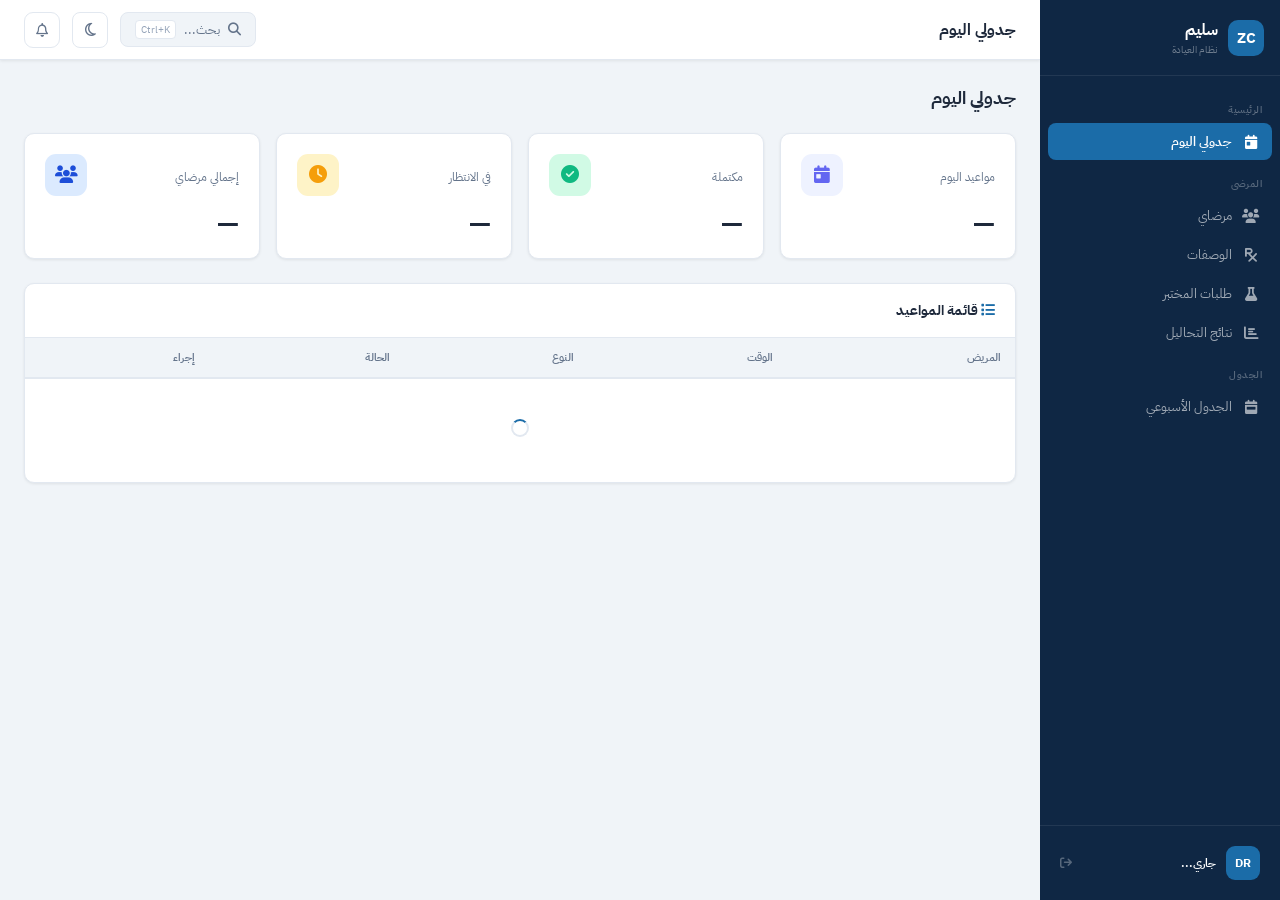
<file: doctor.html>
<!DOCTYPE html>
<html lang="ar" dir="rtl">
<head>
<meta charset="UTF-8"/>
<meta name="viewport" content="width=device-width,initial-scale=1"/>
<title>سليم — لوحة الطبيب</title>
<meta name="theme-color" content="#1B6CA8"/>
<meta name="apple-mobile-web-app-capable" content="yes"/>
<meta name="apple-mobile-web-app-title" content="سليم"/>
<link rel="manifest" href="manifest.json"/>
<link rel="apple-touch-icon" href="icons/icon-192.png"/>
<link rel="preconnect" href="https://fonts.googleapis.com"/>
<link href="https://fonts.googleapis.com/css2?family=IBM+Plex+Sans+Arabic:wght@300;400;500;600;700;800&display=swap" rel="stylesheet"/>
<link rel="stylesheet" href="https://cdnjs.cloudflare.com/ajax/libs/font-awesome/6.5.0/css/all.min.css"/>
<link rel="stylesheet" href="shared/styles.css"/>
<style>
/* ══ DARK MODE ══ */
body.dark-mode{--primary:#3A8FCC;--primary-dark:#1B6CA8;--primary-light:rgba(58,143,204,.15);--sidebar-bg:#0A1929;--sidebar-hover:#0F2744;--sidebar-active:#1B6CA8;--bg:#0F1923;--card:#162032;--text:#E2E8F0;--text-muted:#94A3B8;--text-light:#64748B;--border:#1E3148;--border-light:#1A2B40;--success-light:rgba(16,185,129,.15);--warning-light:rgba(245,158,11,.15);--danger-light:rgba(239,68,68,.15);--info-light:rgba(99,102,241,.15)}
body.dark-mode .topbar{background:#162032;border-color:#1E3148}
body.dark-mode .modal{background:#162032}
body.dark-mode .form-control{background:#1E3148;border-color:#2A3F5A;color:#E2E8F0}
body.dark-mode tr:hover td{background:rgba(255,255,255,.03)}
body.dark-mode .week-slot:hover{background:rgba(58,143,204,.06)}
body.dark-mode .lab-order-card{background:#162032;border-color:#1E3148}
body.dark-mode .gs-item:hover,.dark-mode .gs-item.focused{background:rgba(58,143,204,.12)}
body.dark-mode .search-modal{background:#162032}
body.dark-mode .search-input{color:#E2E8F0}
.dark-mode-transition *{transition:background-color .3s,border-color .3s,color .2s !important}
/* ══ DARK TOGGLE ══ */
.dark-toggle{width:36px;height:36px;border:1px solid var(--border);border-radius:8px;background:transparent;cursor:pointer;display:flex;align-items:center;justify-content:center;font-size:15px;color:var(--text-muted);transition:all .15s}
.dark-toggle:hover{background:var(--bg);color:var(--primary)}
/* ══ SEARCH BUTTON ══ */
.topbar-search-btn{display:flex;align-items:center;gap:8px;padding:7px 14px;background:var(--bg);border:1px solid var(--border);border-radius:8px;cursor:pointer;font-size:13px;color:var(--text-muted);transition:border-color .15s;font-family:var(--font)}
.topbar-search-btn:hover{border-color:var(--primary);color:var(--primary)}
.topbar-search-btn .kbd{font-size:10px;background:var(--card);border:1px solid var(--border);border-radius:4px;padding:1px 5px;color:var(--text-light)}
/* ══ GLOBAL SEARCH ══ */
.search-overlay{position:fixed;inset:0;background:rgba(0,0,0,.5);z-index:500;display:flex;align-items:flex-start;justify-content:center;padding-top:80px;opacity:0;pointer-events:none;transition:opacity .2s}
.search-overlay.open{opacity:1;pointer-events:all}
.search-modal{width:640px;max-width:95vw;background:var(--card);border-radius:var(--radius-lg);box-shadow:0 8px 32px rgba(0,0,0,.2);overflow:hidden;transform:translateY(-12px);transition:transform .2s}
.search-overlay.open .search-modal{transform:none}
.search-input-wrap{display:flex;align-items:center;gap:12px;padding:16px 20px;border-bottom:1px solid var(--border)}
.search-input{flex:1;border:none;outline:none;font-size:16px;color:var(--text);background:transparent;font-family:var(--font)}
.search-input::placeholder{color:var(--text-light)}
.gs-item{display:flex;align-items:center;gap:12px;padding:10px 20px;cursor:pointer;transition:background .1s}
.gs-item:hover,.gs-item.focused{background:var(--primary-light)}</style>
<style>
@media print{.sidebar,.topbar,.modal-overlay,.toast-wrap{display:none!important}.main-wrap{margin:0!important}}

/* ══ LAB RESULTS ══ */
.lab-status-chip{
  display:inline-flex;align-items:center;gap:6px;
  padding:6px 14px;border-radius:20px;border:1px solid var(--border);
  font-size:12px;cursor:pointer;white-space:nowrap;transition:all .15s;
  color:var(--text-muted);background:var(--card);
}
.lab-status-chip.active{background:var(--primary);color:#fff;border-color:var(--primary)}
.lab-order-card{
  background:var(--card);border:1px solid var(--border);
  border-radius:var(--radius-lg);padding:14px 16px;
  margin-bottom:10px;box-shadow:var(--shadow);cursor:pointer;transition:all .15s;
}
.lab-order-card:hover{border-color:var(--primary);box-shadow:var(--shadow-md)}
.lab-order-card.selected{border-color:var(--primary);background:var(--primary-light)}
.lab-order-tests{display:flex;gap:6px;flex-wrap:wrap;margin-top:8px}
.lab-test-tag{font-size:11px;padding:2px 8px;border-radius:4px;background:var(--bg);color:var(--text-muted);border:1px solid var(--border)}
.lab-result-row{display:flex;align-items:center;gap:12px;padding:10px 14px;border-bottom:1px solid var(--border-light)}
.lab-result-row:last-child{border-bottom:none}
.flag-high{background:var(--danger-light);color:var(--danger);font-size:11px;padding:2px 8px;border-radius:20px}
.flag-low{background:var(--warning-light);color:var(--warning);font-size:11px;padding:2px 8px;border-radius:20px}
.flag-normal{background:var(--success-light);color:var(--success);font-size:11px;padding:2px 8px;border-radius:20px}
.lab-upload-area{
  border:2px dashed var(--border);border-radius:var(--radius-lg);
  padding:28px;text-align:center;cursor:pointer;transition:all .15s;margin-bottom:14px;
}
.lab-upload-area:hover{border-color:var(--primary);background:var(--primary-light)}
</style>
</head>
<body>
<div class="app-layout">

<!-- SIDEBAR -->
<aside class="sidebar">
  <div class="sidebar-logo">
    <div class="sidebar-logo-icon">ZC</div>
    <div><div class="sidebar-logo-text">سليم</div><div class="sidebar-logo-sub" data-org-name>نظام العيادة</div></div>
  </div>
  <nav class="sidebar-nav">
    <div class="nav-section-title">الرئيسية</div>
    <button class="nav-item active" onclick="nav('schedule')" id="nav-schedule"><i class="fa-solid fa-calendar-day"></i> جدولي اليوم</button>
    <div class="nav-section-title">المرضى</div>
    <button class="nav-item" onclick="nav('patients')" id="nav-patients"><i class="fa-solid fa-users"></i> مرضاي</button>
    <button class="nav-item" onclick="nav('prescriptions')" id="nav-prescriptions"><i class="fa-solid fa-prescription"></i> الوصفات</button>
    <button class="nav-item" onclick="nav('lab')" id="nav-lab"><i class="fa-solid fa-flask"></i> طلبات المختبر</button>
    <!-- ★ نتائج المختبر ★ -->
    <button class="nav-item" onclick="nav('lab-results')" id="nav-lab-results"><i class="fa-solid fa-chart-bar"></i> نتائج التحاليل</button>
    <div class="nav-section-title">الجدول</div>
    <button class="nav-item" onclick="nav('week')" id="nav-week"><i class="fa-solid fa-calendar-week"></i> الجدول الأسبوعي</button>
  </nav>
  <div class="sidebar-user">
    <div class="sidebar-user-inner" onclick="doSignOut()">
      <div class="sidebar-avatar" data-user-avatar>DR</div>
      <div><div class="sidebar-user-name" data-user-name>جاري...</div><div class="sidebar-user-role" data-user-role></div></div>
      <i class="fa-solid fa-arrow-right-from-bracket" style="color:rgba(255,255,255,.3);font-size:12px;margin-right:auto"></i>
    </div>
  </div>
</aside>

<!-- MAIN -->
<div class="main-wrap">
  <header class="topbar">
    <div><div class="topbar-title" id="topbar-title">جدولي اليوم</div><div class="topbar-subtitle" id="topbar-date"></div></div>
    <div class="topbar-actions">
      <!-- ★ البحث العام ★ -->
      <button class="topbar-search-btn" onclick="openGlobalSearch(sb,orgId)" title="بحث (Ctrl+K)">
        <i class="fa-solid fa-magnifying-glass"></i>
        <span>بحث...</span>
        <span class="kbd">Ctrl+K</span>
      </button>
      <!-- ★ الوضع الليلي ★ -->
      <button class="dark-toggle" id="dark-toggle-btn" onclick="toggleDarkMode()" title="الوضع الليلي">
        <i class="fa-regular fa-moon" id="dark-toggle-icon"></i>
      </button>
      <button class="topbar-btn" id="notif-btn"><i class="fa-regular fa-bell"></i></button>
    </div>
  </header>

  <div class="page-content">

    <!-- SCHEDULE -->
    <div class="page active" id="page-schedule">
      <div class="page-header">
        <div><div class="page-header-title">جدولي اليوم</div><div class="page-header-sub" id="sched-date"></div></div>
      </div>
      <div class="stats-grid">
        <div class="stat-card"><div class="stat-header"><span class="stat-label">مواعيد اليوم</span><div class="stat-icon" style="background:#EEF2FF;color:#6366F1"><i class="fa-solid fa-calendar-day"></i></div></div><div class="stat-value" id="d-stat-today">—</div></div>
        <div class="stat-card"><div class="stat-header"><span class="stat-label">مكتملة</span><div class="stat-icon" style="background:#D1FAE5;color:#10B981"><i class="fa-solid fa-check-circle"></i></div></div><div class="stat-value" id="d-stat-done">—</div></div>
        <div class="stat-card"><div class="stat-header"><span class="stat-label">في الانتظار</span><div class="stat-icon" style="background:#FEF3C7;color:#F59E0B"><i class="fa-solid fa-clock"></i></div></div><div class="stat-value" id="d-stat-pending">—</div></div>
        <div class="stat-card"><div class="stat-header"><span class="stat-label">إجمالي مرضاي</span><div class="stat-icon" style="background:#DBEAFE;color:#1D4ED8"><i class="fa-solid fa-users"></i></div></div><div class="stat-value" id="d-stat-pts">—</div></div>
      </div>
      <div class="card">
        <div class="card-header"><span class="card-title"><i class="fa-solid fa-list" style="color:var(--primary)"></i> قائمة المواعيد</span></div>
        <div class="table-wrap">
          <table>
            <thead><tr><th>المريض</th><th>الوقت</th><th>النوع</th><th>الحالة</th><th>إجراء</th></tr></thead>
            <tbody id="sched-table"><tr><td colspan="5" class="table-empty"><div class="loading-spin"></div></td></tr></tbody>
          </table>
        </div>
      </div>
    </div>

    <!-- PATIENTS -->
    <div class="page" id="page-patients">
      <div class="page-header"><div class="page-header-title">مرضاي</div></div>
      <div class="card">
        <div class="card-header">
          <div class="search-bar" style="max-width:280px"><i class="fa-solid fa-search"></i><input class="form-control" id="dp-search" placeholder="بحث..." oninput="filterDrPatients()"/></div>
        </div>
        <div class="table-wrap">
          <table>
            <thead><tr><th>الرقم الطبي</th><th>المريض</th><th>العمر</th><th>الهاتف</th><th>آخر زيارة</th><th>إجراء</th></tr></thead>
            <tbody id="dr-patients-table"><tr><td colspan="6" class="table-empty"><div class="loading-spin"></div></td></tr></tbody>
          </table>
        </div>
      </div>
    </div>

    <!-- PATIENT PROFILE -->
    <div class="page" id="page-patient-profile">
      <div class="page-header">
        <div><div class="page-header-title" id="prof-name">ملف المريض</div><div class="page-header-sub" id="prof-mrn"></div></div>
        <button class="btn btn-ghost" onclick="nav('patients')"><i class="fa-solid fa-arrow-right"></i> رجوع</button>
      </div>
      <div style="display:grid;grid-template-columns:1fr 2fr;gap:16px">
        <div>
          <div class="card" style="margin-bottom:16px">
            <div class="card-header"><span class="card-title">البيانات الأساسية</span></div>
            <div class="card-body" id="prof-info"></div>
          </div>
          <div class="card">
            <div class="card-header"><span class="card-title">الحساسيات</span></div>
            <div class="card-body" id="prof-allergies"></div>
          </div>
        </div>
        <div>
          <div class="card" style="margin-bottom:16px">
            <div class="card-header">
              <span class="card-title">إضافة تشخيص / ملاحظة</span>
              <button class="btn btn-primary btn-sm" onclick="saveDiagnosis()"><i class="fa-solid fa-plus"></i> حفظ</button>
            </div>
            <div class="card-body">
              <input type="hidden" id="diag-patient-id"/>
              <div class="form-group"><label class="form-label">التشخيص</label><input type="text" class="form-control" id="diag-text"/></div>
              <div class="form-group"><label class="form-label">ملاحظات</label><textarea class="form-control" id="diag-notes" rows="2"></textarea></div>
            </div>
          </div>
          <div class="card">
            <div class="card-header"><span class="card-title">المواعيد السابقة</span></div>
            <div class="table-wrap">
              <table><thead><tr><th>التاريخ</th><th>النوع</th><th>الحالة</th></tr></thead>
              <tbody id="prof-appts"></tbody></table>
            </div>
          </div>
        </div>
      </div>
    </div>

    <!-- PRESCRIPTIONS -->
    <div class="page" id="page-prescriptions">
      <div class="page-header">
        <div class="page-header-title">الوصفات الطبية</div>
        <button class="btn btn-primary" onclick="openModal('modal-rx')"><i class="fa-solid fa-plus"></i> وصفة جديدة</button>
      </div>
      <div class="card">
        <div class="table-wrap">
          <table>
            <thead><tr><th>المريض</th><th>التشخيص</th><th>التاريخ</th><th>صالحة حتى</th><th>إجراء</th></tr></thead>
            <tbody id="rx-table"><tr><td colspan="5" class="table-empty"><div class="loading-spin"></div></td></tr></tbody>
          </table>
        </div>
      </div>
    </div>

    <!-- LAB -->
    <div class="page" id="page-lab">
      <div class="page-header">
        <div class="page-header-title">طلبات المختبر</div>
        <button class="btn btn-primary" onclick="openModal('modal-lab')"><i class="fa-solid fa-plus"></i> طلب جديد</button>
      </div>
      <div class="card">
        <div class="table-wrap">
          <table>
            <thead><tr><th>المريض</th><th>الأولوية</th><th>الحالة</th><th>التاريخ</th><th>ملاحظات</th></tr></thead>
            <tbody id="lab-table"><tr><td colspan="5" class="table-empty"><div class="loading-spin"></div></td></tr></tbody>
          </table>
        </div>
      </div>
    </div>

    <!-- ★ نتائج التحاليل ★ -->
    <div class="page" id="page-lab-results">
      <div class="page-header">
        <div>
          <div class="page-header-title"><i class="fa-solid fa-chart-bar" style="color:var(--primary);margin-left:8px"></i> نتائج التحاليل</div>
          <div class="page-header-sub">مراجعة نتائج مرضاك واعتمادها</div>
        </div>
        <button class="btn btn-ghost btn-sm" onclick="loadLabResults()"><i class="fa-solid fa-refresh"></i> تحديث</button>
      </div>

      <!-- إحصائيات -->
      <div class="stats-grid" style="margin-bottom:16px">
        <div class="stat-card"><div class="stat-header"><span class="stat-label">إجمالي الطلبات</span><div class="stat-icon" style="background:#EEF2FF;color:#6366F1"><i class="fa-solid fa-flask"></i></div></div><div class="stat-value" id="lr-stat-total">—</div></div>
        <div class="stat-card"><div class="stat-header"><span class="stat-label">قيد التحليل</span><div class="stat-icon" style="background:#FEF3C7;color:#F59E0B"><i class="fa-solid fa-spinner"></i></div></div><div class="stat-value" id="lr-stat-processing">—</div></div>
        <div class="stat-card"><div class="stat-header"><span class="stat-label">تنتظر مراجعتك</span><div class="stat-icon" style="background:#FEE2E2;color:#EF4444"><i class="fa-solid fa-circle-exclamation"></i></div></div><div class="stat-value" id="lr-stat-review">—</div></div>
        <div class="stat-card"><div class="stat-header"><span class="stat-label">مكتملة</span><div class="stat-icon" style="background:#D1FAE5;color:#10B981"><i class="fa-solid fa-check-circle"></i></div></div><div class="stat-value" id="lr-stat-done">—</div></div>
      </div>

      <div style="display:grid;grid-template-columns:1fr 1fr;gap:16px;align-items:start">

        <!-- قائمة الطلبات -->
        <div>
          <!-- فلتر الحالة -->
          <div style="display:flex;gap:6px;margin-bottom:12px;overflow-x:auto;padding-bottom:4px;flex-wrap:nowrap" id="lr-filters">
            <div class="lab-status-chip active" onclick="filterLabResults('all',this)">الكل</div>
            <div class="lab-status-chip" onclick="filterLabResults('pending',this)">في الانتظار</div>
            <div class="lab-status-chip" onclick="filterLabResults('processing',this)">قيد التحليل</div>
            <div class="lab-status-chip" onclick="filterLabResults('ready',this)">جاهز للمراجعة</div>
            <div class="lab-status-chip" onclick="filterLabResults('completed',this)">مكتمل</div>
          </div>
          <!-- بحث -->
          <div class="card" style="margin-bottom:8px">
            <div class="card-body" style="padding:10px 14px">
              <div class="search-bar"><i class="fa-solid fa-search"></i><input class="form-control" id="lr-search" placeholder="بحث باسم المريض..." oninput="filterLabResultsSearch()"/></div>
            </div>
          </div>
          <div id="lr-orders-list">
            <div class="table-empty"><div class="loading-spin"></div></div>
          </div>
        </div>

        <!-- عارض النتائج -->
        <div>
          <div class="card" id="lr-viewer">
            <!-- حالة الانتظار -->
            <div id="lr-viewer-empty" style="padding:48px;text-align:center;color:var(--text-muted)">
              <i class="fa-solid fa-flask" style="font-size:40px;color:var(--border);display:block;margin-bottom:12px"></i>
              <div style="font-size:14px;font-weight:500;margin-bottom:6px">اختر طلباً لعرض نتائجه</div>
              <div style="font-size:12px">انقر على أي طلب من القائمة</div>
            </div>

            <!-- عارض النتائج الفعلي -->
            <div id="lr-viewer-content" style="display:none">
              <!-- رأس بيانات المريض -->
              <div style="padding:12px 16px;background:var(--bg);border-bottom:1px solid var(--border);display:flex;align-items:center;gap:10px">
                <div class="avatar avatar-blue" id="lr-pt-avatar">MA</div>
                <div style="flex:1">
                  <div style="font-size:13px;font-weight:600" id="lr-pt-name">—</div>
                  <div style="font-size:11px;color:var(--text-muted)" id="lr-pt-meta">—</div>
                </div>
                <span class="badge" id="lr-order-status">—</span>
              </div>

              <!-- رأس الجدول -->
              <div style="padding:8px 14px;background:var(--bg);border-bottom:1px solid var(--border);display:grid;grid-template-columns:1fr 90px 110px 70px;gap:8px;font-size:11px;font-weight:600;color:var(--text-muted);text-transform:uppercase;letter-spacing:.04em">
                <span>الاختبار</span><span style="text-align:center">النتيجة</span><span>النطاق الطبيعي</span><span>الحالة</span>
              </div>
              <div id="lr-results-rows">
                <div style="padding:24px;text-align:center;color:var(--text-muted);font-size:13px">
                  <i class="fa-solid fa-file-medical" style="font-size:28px;display:block;margin-bottom:8px;color:var(--border)"></i>
                  لم يتم إدخال نتائج بعد
                </div>
              </div>

              <!-- رفع ملف + ملاحظات -->
              <div style="padding:14px;border-top:1px solid var(--border)">
                <div class="lab-upload-area" onclick="document.getElementById('lr-file-input').click()" id="lr-upload-area">
                  <i class="fa-solid fa-cloud-arrow-up" style="font-size:28px;color:var(--text-light);display:block;margin-bottom:8px"></i>
                  <div style="font-size:13px;font-weight:500;margin-bottom:4px">رفع ملف النتائج</div>
                  <div style="font-size:11px;color:var(--text-muted)">PDF, JPG, PNG — حجم أقصى 10MB</div>
                  <input type="file" id="lr-file-input" style="display:none" accept=".pdf,.jpg,.png" onchange="handleLabFileUpload(this)"/>
                </div>
                <div id="lr-uploaded-file" style="display:none;margin-bottom:12px;padding:10px 12px;background:var(--success-light);border-radius:8px;display:none;align-items:center;gap:8px;font-size:12px;color:var(--success)">
                  <i class="fa-solid fa-file-circle-check"></i>
                  <span id="lr-file-name"></span>
                </div>
                <div class="form-group">
                  <label class="form-label">ملاحظات الطبيب</label>
                  <textarea class="form-control" id="lr-doctor-notes" rows="3" placeholder="ملاحظات، تفسير النتائج، توصيات..."></textarea>
                </div>
                <div style="display:flex;gap:8px">
                  <button class="btn btn-primary" style="flex:1" onclick="saveLabNotes()">
                    <i class="fa-solid fa-save"></i> حفظ الملاحظات
                  </button>
                  <button class="btn btn-success" onclick="approveLabResult()">
                    <i class="fa-solid fa-check-double"></i> اعتماد النتيجة
                  </button>
                  <button class="btn btn-ghost btn-sm" onclick="printLabResult()">
                    <i class="fa-solid fa-print"></i>
                  </button>
                </div>
              </div>
            </div>
          </div>
        </div>

      </div>
    </div>

    <!-- WEEK -->
    <div class="page" id="page-week">
      <div class="page-header"><div class="page-header-title">الجدول الأسبوعي</div></div>
      <div class="card"><div class="card-body" id="week-grid" style="overflow-x:auto"></div></div>
    </div>

  </div>
</div>
</div>

<!-- MODALS -->
<div class="modal-overlay" id="modal-rx">
  <div class="modal modal-lg">
    <div class="modal-header"><span class="modal-title">وصفة طبية جديدة</span><button class="modal-close" onclick="closeModal('modal-rx')"><i class="fa-solid fa-xmark"></i></button></div>
    <div class="modal-body">
      <div class="form-grid form-grid-2">
        <div class="form-group"><label class="form-label">المريض *</label><select class="form-control" id="rx-patient"></select></div>
        <div class="form-group"><label class="form-label">صالحة حتى</label><input type="date" class="form-control" id="rx-valid"/></div>
      </div>
      <div class="form-group"><label class="form-label">التشخيص</label><input type="text" class="form-control" id="rx-diag"/></div>
      <div class="form-group"><label class="form-label">ملاحظات</label><textarea class="form-control" id="rx-notes" rows="2"></textarea></div>
      <div style="margin-top:16px">
        <div style="display:flex;align-items:center;justify-content:space-between;margin-bottom:8px"><strong style="font-size:13px">الأدوية</strong><button class="btn btn-ghost btn-sm" onclick="addDrugRow()"><i class="fa-solid fa-plus"></i> إضافة دواء</button></div>
        <div id="drugs-list"></div>
      </div>
    </div>
    <div class="modal-footer"><button class="btn btn-ghost" onclick="closeModal('modal-rx')">إلغاء</button><button class="btn btn-primary" onclick="saveRx()"><i class="fa-solid fa-check"></i> حفظ</button></div>
  </div>
</div>

<div class="modal-overlay" id="modal-lab">
  <div class="modal">
    <div class="modal-header"><span class="modal-title">طلب مختبر جديد</span><button class="modal-close" onclick="closeModal('modal-lab')"><i class="fa-solid fa-xmark"></i></button></div>
    <div class="modal-body">
      <div class="form-group"><label class="form-label">المريض *</label><select class="form-control" id="lab-patient"></select></div>
      <div class="form-grid form-grid-2">
        <div class="form-group"><label class="form-label">الأولوية</label><select class="form-control" id="lab-priority"><option value="normal">عادي</option><option value="urgent">عاجل</option><option value="stat">فوري</option></select></div>
      </div>
      <div class="form-group"><label class="form-label">التحاليل المطلوبة</label><textarea class="form-control" id="lab-tests" rows="3" placeholder="مثال: CBC, Blood Sugar, Liver Functions..."></textarea></div>
      <div class="form-group"><label class="form-label">ملاحظات</label><textarea class="form-control" id="lab-notes" rows="2"></textarea></div>
    </div>
    <div class="modal-footer"><button class="btn btn-ghost" onclick="closeModal('modal-lab')">إلغاء</button><button class="btn btn-primary" onclick="saveLabOrder()"><i class="fa-solid fa-check"></i> إرسال</button></div>
  </div>
</div>

<div class="toast-wrap" id="toast-wrap"></div>
<script src="pwa-register.js"></script>
<script type="module">
import{createClient}from'https://esm.sh/@supabase/supabase-js@2'

// ══ Dark Mode (مباشر بدون import) ══
const DARK_KEY='selim_dark_mode'
;(function(){if(localStorage.getItem(DARK_KEY)==='true'){document.body.classList.add('dark-mode');const i=document.getElementById('dark-toggle-icon');if(i)i.className='fa-solid fa-sun'}})()
window.toggleDarkMode=function(){
  const d=document.body.classList.toggle('dark-mode')
  document.body.classList.add('dark-mode-transition')
  setTimeout(()=>document.body.classList.remove('dark-mode-transition'),400)
  localStorage.setItem(DARK_KEY,d)
  const i=document.getElementById('dark-toggle-icon')
  if(i)i.className=d?'fa-solid fa-sun':'fa-regular fa-moon'
}

// ══ Global Search (مباشر بدون import) ══
let _gsFocus=-1
const _gsData=[
  {title:'جدولي اليوم',sub:'الجدول والمواعيد',icon:'fa-calendar-day',bg:'#EEF2FF',color:'#6366F1',page:'schedule'},
  {title:'مرضاي',sub:'قائمة مرضى الطبيب',icon:'fa-users',bg:'#D1FAE5',color:'#065F46',page:'patients'},
  {title:'الوصفات',sub:'الوصفات الطبية',icon:'fa-prescription',bg:'#DBEAFE',color:'#1D4ED8',page:'prescriptions'},
  {title:'طلبات المختبر',sub:'إرسال طلبات التحاليل',icon:'fa-flask',bg:'#FEF3C7',color:'#92400E',page:'lab'},
  {title:'نتائج التحاليل',sub:'مراجعة واعتماد النتائج',icon:'fa-chart-bar',bg:'#FEE2E2',color:'#991B1B',page:'lab-results'},
  {title:'الجدول الأسبوعي',sub:'عرض أسبوعي للمواعيد',icon:'fa-calendar-week',bg:'#EDE9FE',color:'#5B21B6',page:'week'},
]
window.openGlobalSearch=function(){
  let ov=document.getElementById('_gs_ov')
  if(!ov){
    ov=document.createElement('div');ov.id='_gs_ov'
    ov.style='position:fixed;inset:0;background:rgba(0,0,0,.5);z-index:500;display:flex;align-items:flex-start;justify-content:center;padding-top:80px;opacity:0;pointer-events:none;transition:opacity .2s'
    ov.innerHTML=`<div onclick="event.stopPropagation()" style="width:600px;max-width:95vw;background:var(--card);border-radius:14px;box-shadow:0 8px 32px rgba(0,0,0,.2);overflow:hidden;transform:translateY(-12px);transition:transform .2s" id="_gs_modal">
      <div style="display:flex;align-items:center;gap:12px;padding:16px 20px;border-bottom:1px solid var(--border)">
        <i class="fa-solid fa-magnifying-glass" style="color:var(--text-muted);font-size:18px;flex-shrink:0"></i>
        <input id="_gs_inp" placeholder="ابحث في النظام..." oninput="_gsRun(this.value)" onkeydown="_gsKey(event)"
          style="flex:1;border:none;outline:none;font-size:16px;color:var(--text);background:transparent;font-family:var(--font)"/>
        <span style="font-size:11px;color:var(--text-light);background:var(--bg);padding:2px 7px;border-radius:4px;border:1px solid var(--border)">ESC</span>
      </div>
      <div id="_gs_res"></div>
      <div style="padding:10px 20px;border-top:1px solid var(--border);font-size:11px;color:var(--text-light);display:flex;gap:12px">
        <span>↑↓ للتنقل</span><span>Enter للفتح</span><span>ESC للإغلاق</span>
      </div>
    </div>`
    ov.addEventListener('click',window.closeGlobalSearch)
    document.body.appendChild(ov)
  }
  requestAnimationFrame(()=>{ov.style.opacity='1';ov.style.pointerEvents='all';const m=document.getElementById('_gs_modal');if(m)m.style.transform='none'})
  const inp=document.getElementById('_gs_inp');if(inp){inp.value='';inp.focus()}
  _gsFocus=-1;_gsRender(_gsData)
}
window.closeGlobalSearch=function(){
  const ov=document.getElementById('_gs_ov')
  if(ov){ov.style.opacity='0';ov.style.pointerEvents='none';const m=document.getElementById('_gs_modal');if(m)m.style.transform='translateY(-12px)'}
}
window._gsRun=function(q){
  if(!q.trim()){_gsRender(_gsData);return}
  const m=_gsData.filter(e=>e.title.includes(q)||e.sub.includes(q))
  _gsRender(m.length?m:[])
  if(!m.length){document.getElementById('_gs_res').innerHTML='<div style="padding:24px;text-align:center;color:var(--text-muted);font-size:13px">لا توجد نتائج</div>'}
}
function _gsRender(items){
  const el=document.getElementById('_gs_res');if(!el)return
  el.innerHTML=items.map((r,i)=>`<div onclick="window.nav('${r.page}');window.closeGlobalSearch()"
    style="display:flex;align-items:center;gap:12px;padding:10px 20px;cursor:pointer;transition:background .1s" class="_gsi"
    onmouseover="this.style.background='var(--primary-light)'" onmouseout="this.style.background=''">
    <div style="width:34px;height:34px;border-radius:8px;background:${r.bg};color:${r.color};display:flex;align-items:center;justify-content:center;font-size:14px;flex-shrink:0">
      <i class="fa-solid ${r.icon}"></i>
    </div>
    <div>
      <div style="font-size:13px;font-weight:500;color:var(--text)">${r.title}</div>
      <div style="font-size:11px;color:var(--text-muted)">${r.sub}</div>
    </div>
  </div>`).join('')
}
window._gsKey=function(e){
  const items=document.querySelectorAll('._gsi')
  if(e.key==='ArrowDown'){e.preventDefault();_gsFocus=Math.min(_gsFocus+1,items.length-1)}
  else if(e.key==='ArrowUp'){e.preventDefault();_gsFocus=Math.max(_gsFocus-1,0)}
  else if(e.key==='Enter'&&_gsFocus>=0){items[_gsFocus]?.click();return}
  else if(e.key==='Escape'){window.closeGlobalSearch();return}
  items.forEach((el,i)=>el.style.background=i===_gsFocus?'var(--primary-light)':'')
}
document.addEventListener('keydown',e=>{
  if((e.ctrlKey||e.metaKey)&&e.key==='k'){e.preventDefault();window.openGlobalSearch()}
  if(e.key==='Escape')window.closeGlobalSearch()
})

const sb=createClient('https://kfbylfsqzbsqyqnjzjrw.supabase.co','eyJhbGciOiJIUzI1NiIsInR5cCI6IkpXVCJ9.eyJpc3MiOiJzdXBhYmFzZSIsInJlZiI6ImtmYnlsZnNxemJzcXlxbmp6anJ3Iiwicm9sZSI6ImFub24iLCJpYXQiOjE3Nzg4MjE3MDQsImV4cCI6MjA5NDM5NzcwNH0.x_Tv06wcQAFRTX_nutecP13FzPM9mN8js6ITeVl9d4k')
let profile,orgId,drId,allDrPts=[]

const{data:{user}}=await sb.auth.getUser()
if(!user){location.href='login.html'}
const{data:p}=await sb.from('profiles').select('*').eq('id',user.id).single()
if(!p||!p.is_active){await sb.auth.signOut();location.href='login.html'}
if(p.role!=='doctor'){location.href=p.role==='admin'?'admin.html':'reception.html'}
profile=p;orgId=p.organization_id;drId=user.id
const{data:org}=await sb.from('organizations').select('name').eq('id',orgId).single()
p.organizations=org||{}
document.querySelectorAll('[data-user-name]').forEach(e=>e.textContent=p.full_name)
document.querySelectorAll('[data-user-role]').forEach(e=>e.textContent=p.specialty||'طبيب')
document.querySelectorAll('[data-user-avatar]').forEach(e=>e.textContent=p.full_name.split(' ').map(w=>w[0]).join('').slice(0,2).toUpperCase())
document.querySelectorAll('[data-org-name]').forEach(e=>e.textContent=p.organizations?.name||'')
const now=new Date()
document.getElementById('topbar-date').textContent=now.toLocaleDateString('ar-EG',{weekday:'long',year:'numeric',month:'long',day:'numeric'})
document.getElementById('sched-date').textContent=now.toLocaleDateString('ar-EG',{weekday:'long',year:'numeric',month:'long',day:'numeric'})

const titles={schedule:'جدولي اليوم',patients:'مرضاي','patient-profile':'ملف المريض',prescriptions:'الوصفات الطبية',lab:'طلبات المختبر','lab-results':'نتائج التحاليل',week:'الجدول الأسبوعي'}
window.nav=id=>{
  document.querySelectorAll('.page').forEach(p=>p.classList.remove('active'))
  document.querySelectorAll('.nav-item').forEach(b=>b.classList.remove('active'))
  document.getElementById('page-'+id)?.classList.add('active')
  document.getElementById('nav-'+id)?.classList.add('active')
  document.getElementById('topbar-title').textContent=titles[id]||''
  const loaders={patients:loadDrPatients,prescriptions:loadRx,lab:loadLab,'lab-results':loadLabResults,week:loadWeek}
  loaders[id]?.()
}
window.openModal=id=>document.getElementById(id)?.classList.add('open')
window.closeModal=id=>document.getElementById(id)?.classList.remove('open')
window.doSignOut=async()=>{await sb.auth.signOut();location.href='login.html'}
document.querySelectorAll('.modal-overlay').forEach(o=>o.addEventListener('click',e=>{if(e.target===o)o.classList.remove('open')}))

function toast(title,msg='',type='info'){
  const c={success:{i:'fa-check-circle',bg:'#D1FAE5',cl:'#10B981'},error:{i:'fa-circle-xmark',bg:'#FEE2E2',cl:'#EF4444'},warning:{i:'fa-triangle-exclamation',bg:'#FEF3C7',cl:'#F59E0B'},info:{i:'fa-circle-info',bg:'#EEF2FF',cl:'#6366F1'}}[type]
  const w=document.getElementById('toast-wrap'),t=document.createElement('div')
  t.className='toast'
  t.innerHTML=`<div class="toast-icon" style="background:${c.bg};color:${c.cl}"><i class="fa-solid ${c.i}"></i></div><div class="toast-body"><div class="toast-title">${title}</div>${msg?`<div class="toast-msg">${msg}</div>`:''}</div>`
  w.appendChild(t);setTimeout(()=>t.remove(),4000)
}
function fdt(d){return d?new Date(d).toLocaleString('ar-EG',{month:'short',day:'numeric',hour:'2-digit',minute:'2-digit'}):'—'}
function age(dob){if(!dob)return'—';return Math.floor((Date.now()-new Date(dob))/(365.25*864e5))+' سنة'}
function badge(s){const m={pending:'badge-warning',confirmed:'badge-info',completed:'badge-success',cancelled:'badge-danger',normal:'badge-success',urgent:'badge-warning',stat:'badge-danger'};const l={pending:'انتظار',confirmed:'مؤكد',completed:'مكتمل',cancelled:'ملغي',normal:'عادي',urgent:'عاجل',stat:'فوري'};return`<span class="badge ${m[s]||'badge-gray'}">${l[s]||s}</span>`}
const typeLabel={consultation:'كشف',follow_up:'متابعة',procedure:'إجراء',checkup:'فحص'}

// ── Schedule ──
async function loadSchedule(){
  const today=new Date().toISOString().slice(0,10)
  const{data}=await sb.from('appointments').select('*,patients(full_name,phone,date_of_birth)').eq('organization_id',orgId).eq('doctor_id',drId).gte('scheduled_at',today+'T00:00:00').lte('scheduled_at',today+'T23:59:59').order('scheduled_at')
  const done=(data||[]).filter(a=>a.status==='completed').length
  const pend=(data||[]).filter(a=>a.status==='pending').length
  document.getElementById('d-stat-today').textContent=data?.length||0
  document.getElementById('d-stat-done').textContent=done
  document.getElementById('d-stat-pending').textContent=pend
  const{count}=await sb.from('patients').select('*',{count:'exact',head:true}).eq('organization_id',orgId).eq('assigned_doctor_id',drId)
  document.getElementById('d-stat-pts').textContent=count||0
  const tb=document.getElementById('sched-table')
  if(!data?.length){tb.innerHTML='<tr><td colspan="5" class="table-empty">لا توجد مواعيد اليوم</td></tr>';return}
  tb.innerHTML=data.map(a=>`<tr><td><div style="font-weight:600">${a.patients?.full_name}</div><div style="font-size:11px;color:var(--text-muted)">${a.patients?.phone||''}</div></td><td>${fdt(a.scheduled_at)}</td><td>${typeLabel[a.type]||a.type}</td><td>${badge(a.status)}</td><td><button class="btn btn-primary btn-sm" onclick="viewPatient('${a.patient_id}')"><i class="fa-solid fa-folder-open"></i> ملف</button> <button class="btn btn-ghost btn-sm" onclick="completeAppt('${a.id}')"><i class="fa-solid fa-check"></i></button></td></tr>`).join('')
}

window.completeAppt=async id=>{
  await sb.from('appointments').update({status:'completed'}).eq('id',id)
  toast('تم','تم تحديث حالة الموعد','success');loadSchedule()
}

// ── Patients ──
async function loadDrPatients(){
  const{data}=await sb.from('patients').select('*').eq('organization_id',orgId).eq('assigned_doctor_id',drId).order('full_name')
  allDrPts=data||[]
  renderDrPts(allDrPts)
  const sel=document.getElementById('rx-patient')
  sel.innerHTML='<option value="">— اختر مريض —</option>'+(allDrPts).map(p=>`<option value="${p.id}">${p.full_name}</option>`).join('')
  const lsel=document.getElementById('lab-patient')
  lsel.innerHTML=sel.innerHTML
}
function renderDrPts(data){
  const tb=document.getElementById('dr-patients-table')
  tb.innerHTML=data.map(p=>`<tr><td><code>${p.mrn}</code></td><td>${p.full_name}</td><td>${age(p.date_of_birth)}</td><td>${p.phone||'—'}</td><td>—</td><td><button class="btn btn-primary btn-sm" onclick="viewPatient('${p.id}')"><i class="fa-solid fa-folder-open"></i> ملف</button></td></tr>`).join('')||'<tr><td colspan="6" class="table-empty">لا يوجد مرضى مسجلون</td></tr>'
}
window.filterDrPatients=()=>{
  const s=document.getElementById('dp-search').value.toLowerCase()
  renderDrPts(allDrPts.filter(p=>(p.full_name||'').toLowerCase().includes(s)||(p.mrn||'').includes(s)))
}

window.viewPatient=async(pid)=>{
  if(!pid||pid==='undefined'){toast('خطأ','لم يتم تحديد المريض','error');return}
  const[{data:pt},{data:apts}]=await Promise.all([
    sb.from('patients').select('*').eq('id',pid).single(),
    sb.from('appointments').select('*').eq('patient_id',pid).order('scheduled_at',{ascending:false}).limit(10)
  ])
  if(!pt)return
  document.getElementById('prof-name').textContent=pt.full_name
  document.getElementById('prof-mrn').textContent=pt.mrn
  document.getElementById('diag-patient-id').value=pt.id
  document.getElementById('prof-info').innerHTML=`<div style="font-size:13px;line-height:2.2">
    <div><b>تاريخ الميلاد:</b> ${pt.date_of_birth||'—'} (${age(pt.date_of_birth)})</div>
    <div><b>الجنس:</b> ${pt.gender==='male'?'ذكر':'أنثى'}</div>
    <div><b>الهاتف:</b> ${pt.phone||'—'}</div>
    <div><b>فصيلة الدم:</b> ${pt.blood_type||'—'}</div>
    <div><b>التأمين:</b> ${pt.insurance_company||'—'}</div>
    ${pt.notes?`<div><b>ملاحظات:</b> ${pt.notes}</div>`:''}
  </div>`
  document.getElementById('prof-allergies').innerHTML=pt.allergies?.length?pt.allergies.map(a=>`<span class="badge badge-danger" style="margin:2px">${a}</span>`).join(''):'<span style="color:var(--text-muted);font-size:13px">لا توجد حساسيات مسجلة</span>'
  const tb=document.getElementById('prof-appts')
  tb.innerHTML=(apts||[]).map(a=>`<tr><td>${fdt(a.scheduled_at)}</td><td>${typeLabel[a.type]||a.type}</td><td>${badge(a.status)}</td></tr>`).join('')||'<tr><td colspan="3" class="table-empty">لا توجد مواعيد</td></tr>'
  nav('patient-profile')
}

window.saveDiagnosis=async()=>{
  const pid=document.getElementById('diag-patient-id').value
  const notes=document.getElementById('diag-notes').value.trim()
  if(!notes)return
  const{data:pt}=await sb.from('patients').select('notes').eq('id',pid).single()
  const newNotes=(pt?.notes?pt.notes+'\n':'')+new Date().toLocaleDateString('ar-EG')+': '+notes
  await sb.from('patients').update({notes:newNotes}).eq('id',pid)
  document.getElementById('diag-notes').value=''
  toast('تم حفظ الملاحظة','','success')
}

// ── Prescriptions ──
async function loadRx(){
  const{data}=await sb.from('prescriptions').select('*,patients(full_name)').eq('organization_id',orgId).eq('doctor_id',drId).order('created_at',{ascending:false})
  const fdate=d=>d?new Date(d).toLocaleDateString('ar-EG'):'—'
  const tb=document.getElementById('rx-table')
  tb.innerHTML=(data||[]).map(r=>`<tr><td>${r.patients?.full_name||'—'}</td><td>${r.diagnosis||'—'}</td><td>${fdate(r.created_at)}</td><td>${fdate(r.valid_until)}</td><td><button class="btn btn-ghost btn-sm" onclick="printRx('${r.id}')"><i class="fa-solid fa-print"></i></button></td></tr>`).join('')||'<tr><td colspan="5" class="table-empty">لا توجد وصفات</td></tr>'
}

window.addDrugRow=()=>{
  const div=document.createElement('div')
  div.style='display:grid;grid-template-columns:2fr 1fr 1fr 1fr auto;gap:8px;margin-bottom:8px;align-items:center'
  div.innerHTML=`<input class="form-control drug-name" placeholder="اسم الدواء"/><input class="form-control drug-dose" placeholder="الجرعة"/><input class="form-control drug-freq" placeholder="التكرار"/><input class="form-control drug-dur" placeholder="المدة"/><button class="btn btn-danger btn-icon" onclick="this.parentElement.remove()"><i class="fa-solid fa-times"></i></button>`
  document.getElementById('drugs-list').appendChild(div)
}
window.saveRx=async()=>{
  const pid=document.getElementById('rx-patient').value
  if(!pid){toast('اختر المريض','','warning');return}
  const{data:rx,error}=await sb.from('prescriptions').insert({organization_id:orgId,patient_id:pid,doctor_id:drId,diagnosis:document.getElementById('rx-diag').value,notes:document.getElementById('rx-notes').value,valid_until:document.getElementById('rx-valid').value||null}).select().single()
  if(error){toast('خطأ',error.message,'error');return}
  const rows=[...document.querySelectorAll('#drugs-list>div')].map(d=>({prescription_id:rx.id,drug_name:d.querySelector('.drug-name').value,dose:d.querySelector('.drug-dose').value,frequency:d.querySelector('.drug-freq').value,duration:d.querySelector('.drug-dur').value})).filter(r=>r.drug_name)
  if(rows.length)await sb.from('prescription_items').insert(rows)
  toast('تم حفظ الوصفة','','success');closeModal('modal-rx');document.getElementById('drugs-list').innerHTML='';loadRx()
}

// ── Lab ──
async function loadLab(){
  const{data}=await sb.from('lab_orders').select('*,patients(full_name)').eq('organization_id',orgId).eq('doctor_id',drId).order('created_at',{ascending:false})
  const fdate=d=>d?new Date(d).toLocaleDateString('ar-EG'):'—'
  const tb=document.getElementById('lab-table')
  tb.innerHTML=(data||[]).map(l=>`<tr><td>${l.patients?.full_name||'—'}</td><td>${badge(l.priority)}</td><td>${badge(l.status)}</td><td>${fdate(l.created_at)}</td><td>${l.notes||'—'}</td></tr>`).join('')||'<tr><td colspan="5" class="table-empty">لا توجد طلبات</td></tr>'
}

// ══════════════════════════════════════════════════════
// ★ نتائج المختبر — متصلة بـ Supabase ★
// ══════════════════════════════════════════════════════
let allLabOrders=[], lrActiveFilter='all', lrSelectedOrder=null

async function loadLabResults(){
  const{data,error}=await sb.from('lab_orders')
    .select('*,patients(full_name,mrn,phone),lab_order_tests(*),lab_result_items(*)')
    .eq('organization_id',orgId)
    .eq('doctor_id',drId)
    .order('created_at',{ascending:false})
  if(error){
    // إذا جدول lab_result_items غير موجود نحاول بدونه
    const{data:d2}=await sb.from('lab_orders')
      .select('*,patients(full_name,mrn,phone),lab_order_tests(*)')
      .eq('organization_id',orgId)
      .eq('doctor_id',drId)
      .order('created_at',{ascending:false})
    allLabOrders=d2||[]
  } else {
    allLabOrders=data||[]
  }
  // إحصائيات
  const set=(id,v)=>{const el=document.getElementById(id);if(el)el.textContent=v}
  set('lr-stat-total',allLabOrders.length)
  set('lr-stat-processing',allLabOrders.filter(o=>o.status==='processing').length)
  set('lr-stat-review',allLabOrders.filter(o=>o.status==='ready').length)
  set('lr-stat-done',allLabOrders.filter(o=>o.status==='completed').length)
  renderLabOrdersList(allLabOrders)
}

function renderLabOrdersList(orders){
  const el=document.getElementById('lr-orders-list')
  if(!orders.length){el.innerHTML='<div class="table-empty">لا توجد طلبات</div>';return}
  const statusMap={pending:{label:'في الانتظار',cls:'badge-gray'},processing:{label:'قيد التحليل',cls:'badge-warning'},ready:{label:'جاهز للمراجعة',cls:'badge-info'},completed:{label:'مكتمل',cls:'badge-success'}}
  const priorityMap={normal:'عادي',urgent:'عاجل',stat:'فوري'}
  const priorityCls={normal:'',urgent:'badge-warning',stat:'badge-danger'}
  el.innerHTML=orders.map(o=>{
    const st=statusMap[o.status]||{label:o.status,cls:'badge-gray'}
    const tests=(o.lab_order_tests||[]).map(t=>t.test_name||t.name||'').filter(Boolean)
    const isSelected=lrSelectedOrder?.id===o.id
    const initials=(o.patients?.full_name||'XX').split(' ').map(w=>w[0]).join('').slice(0,2).toUpperCase()
    const fdate=d=>d?new Date(d).toLocaleDateString('ar-EG',{month:'short',day:'numeric',hour:'2-digit',minute:'2-digit'}):'—'
    return`<div class="lab-order-card${isSelected?' selected':''}" onclick="selectLabOrder('${o.id}')">
      <div style="display:flex;align-items:center;justify-content:space-between;margin-bottom:6px">
        <div style="display:flex;align-items:center;gap:8px">
          <div class="avatar avatar-blue" style="font-size:11px;width:32px;height:32px;border-radius:8px">${initials}</div>
          <div>
            <div style="font-size:13px;font-weight:600">${o.patients?.full_name||'—'}</div>
            <div style="font-size:11px;color:var(--text-muted)">${fdate(o.created_at)}</div>
          </div>
        </div>
        <div style="display:flex;gap:4px">
          ${o.priority!=='normal'?`<span class="badge ${priorityCls[o.priority]||'badge-gray'}">${priorityMap[o.priority]||o.priority}</span>`:''}
          <span class="badge ${st.cls}">${st.label}</span>
        </div>
      </div>
      <div style="font-size:10px;color:var(--text-muted);font-family:monospace">#${o.id?.slice(-8)||'—'}</div>
      ${tests.length?`<div class="lab-order-tests">${tests.map(t=>`<span class="lab-test-tag">${t}</span>`).join('')}</div>`:''}
    </div>`
  }).join('')
}

window.filterLabResults=function(filter,el){
  lrActiveFilter=filter
  document.querySelectorAll('#lr-filters .lab-status-chip').forEach(b=>b.classList.remove('active'))
  el.classList.add('active')
  const filtered=filter==='all'?allLabOrders:allLabOrders.filter(o=>o.status===filter)
  renderLabOrdersList(filtered)
}

window.filterLabResultsSearch=function(){
  const q=document.getElementById('lr-search').value.toLowerCase()
  const filtered=allLabOrders.filter(o=>(o.patients?.full_name||'').toLowerCase().includes(q))
  renderLabOrdersList(filtered)
}

window.selectLabOrder=function(id){
  lrSelectedOrder=allLabOrders.find(o=>o.id===id)
  if(!lrSelectedOrder)return
  // تحديث الـ selected card
  renderLabOrdersList(lrActiveFilter==='all'?allLabOrders:allLabOrders.filter(o=>o.status===lrActiveFilter))
  // عرض النتائج
  showLabOrderDetails(lrSelectedOrder)
}

function showLabOrderDetails(order){
  document.getElementById('lr-viewer-empty').style.display='none'
  document.getElementById('lr-viewer-content').style.display='block'
  // بيانات المريض
  const initials=(order.patients?.full_name||'XX').split(' ').map(w=>w[0]).join('').slice(0,2).toUpperCase()
  document.getElementById('lr-pt-avatar').textContent=initials
  document.getElementById('lr-pt-name').textContent=`${order.patients?.full_name||'—'} — ${order.patients?.mrn||''}`
  document.getElementById('lr-pt-meta').textContent=`طلب #${order.id?.slice(-8)||''} · ${new Date(order.created_at).toLocaleDateString('ar-EG',{month:'long',day:'numeric',year:'numeric'})}`
  // حالة
  const statusMap={pending:'<span class="badge badge-gray">في الانتظار</span>',processing:'<span class="badge badge-warning">قيد التحليل</span>',ready:'<span class="badge badge-info">جاهز للمراجعة</span>',completed:'<span class="badge badge-success">مكتمل</span>'}
  document.getElementById('lr-order-status').outerHTML=`<span id="lr-order-status">${statusMap[order.status]||order.status}</span>`
  // نتائج
  const resultItems=order.lab_result_items||[]
  const tests=order.lab_order_tests||[]
  if(resultItems.length){
    document.getElementById('lr-results-rows').innerHTML=resultItems.map(r=>{
      const flagCls=r.flag==='high'?'flag-high':r.flag==='low'?'flag-low':'flag-normal'
      const flagLabel=r.flag==='high'?'مرتفع':r.flag==='low'?'منخفض':'طبيعي'
      return`<div class="lab-result-row">
        <div style="flex:1;font-size:13px;font-weight:500">${r.test_name||'—'}</div>
        <div style="font-size:14px;font-weight:700;text-align:center;min-width:90px;color:${r.flag==='high'?'var(--danger)':r.flag==='low'?'var(--warning)':'var(--success)'}">
          ${r.value||'—'} <span style="font-size:10px;font-weight:400;color:var(--text-muted)">${r.unit||''}</span>
        </div>
        <div style="font-size:11px;color:var(--text-muted);min-width:110px">${r.normal_range||'—'}</div>
        <span class="${flagCls}">${flagLabel}</span>
      </div>`
    }).join('')
  } else if(tests.length){
    // عرض الاختبارات المطلوبة بدون نتائج بعد
    document.getElementById('lr-results-rows').innerHTML=`<div style="padding:16px">
      <div style="font-size:12px;font-weight:600;color:var(--text-muted);margin-bottom:8px">الاختبارات المطلوبة:</div>
      ${tests.map(t=>`<div style="padding:8px 12px;border:1px solid var(--border);border-radius:6px;margin-bottom:6px;font-size:13px;display:flex;justify-content:space-between;align-items:center">
        <span>${t.test_name||t.name||'—'}</span>
        <span style="font-size:11px;color:var(--warning)"><i class="fa-solid fa-clock"></i> في الانتظار</span>
      </div>`).join('')}
    </div>`
  } else {
    document.getElementById('lr-results-rows').innerHTML='<div style="padding:24px;text-align:center;color:var(--text-muted);font-size:13px"><i class="fa-solid fa-file-medical" style="font-size:28px;display:block;margin-bottom:8px;color:var(--border)"></i>لم يتم إدخال نتائج بعد</div>'
  }
  // ملاحظات سابقة
  document.getElementById('lr-doctor-notes').value=order.doctor_notes||''
}

window.approveLabResult=async function(){
  if(!lrSelectedOrder){toast('اختر طلباً أولاً','','warning');return}
  const notes=document.getElementById('lr-doctor-notes').value
  const{error}=await sb.from('lab_orders').update({status:'completed',doctor_notes:notes,approved_at:new Date().toISOString(),approved_by:drId}).eq('id',lrSelectedOrder.id)
  if(error){toast('خطأ',error.message,'error');return}
  toast('تم اعتماد النتيجة ✅','تم إرسالها لملف المريض','success')
  await loadLabResults()
  // تحديث الـ card المحدد
  lrSelectedOrder=allLabOrders.find(o=>o.id===lrSelectedOrder.id)
  if(lrSelectedOrder)showLabOrderDetails(lrSelectedOrder)
}

window.saveLabNotes=async function(){
  if(!lrSelectedOrder){toast('اختر طلباً أولاً','','warning');return}
  const notes=document.getElementById('lr-doctor-notes').value
  const{error}=await sb.from('lab_orders').update({doctor_notes:notes}).eq('id',lrSelectedOrder.id)
  if(error){toast('خطأ',error.message,'error');return}
  toast('تم حفظ الملاحظات','','success')
}

window.handleLabFileUpload=function(input){
  const file=input.files[0];if(!file)return
  const fileDiv=document.getElementById('lr-uploaded-file')
  const fileName=document.getElementById('lr-file-name')
  if(fileDiv&&fileName){
    fileName.textContent=file.name
    fileDiv.style.display='flex'
  }
  toast('تم رفع الملف',file.name,'success')
  // في مشروع حقيقي: ارفع لـ Supabase Storage
}

window.printLabResult=function(){
  if(!lrSelectedOrder){toast('اختر طلباً أولاً','','warning');return}
  toast('جارٍ الطباعة...','','info')
  setTimeout(()=>window.print(),300)
}

// Realtime: تحديث تلقائي
sb.channel('dr_lab').on('postgres_changes',{event:'*',schema:'public',table:'lab_orders',filter:`organization_id=eq.${orgId}`},()=>{
  if(document.getElementById('page-lab-results')?.classList.contains('active'))loadLabResults()
}).subscribe()
window.saveLabOrder=async()=>{
  const pid=document.getElementById('lab-patient').value
  if(!pid){toast('اختر المريض','','warning');return}
  const tests=document.getElementById('lab-tests').value.trim()
  const{data:lo,error}=await sb.from('lab_orders').insert({organization_id:orgId,patient_id:pid,doctor_id:drId,priority:document.getElementById('lab-priority').value,notes:document.getElementById('lab-notes').value,status:'pending'}).select().single()
  if(error){toast('خطأ',error.message,'error');return}
  if(tests){const rows=tests.split('\n').filter(t=>t.trim()).map(t=>({lab_order_id:lo.id,test_name:t.trim()}));await sb.from('lab_order_tests').insert(rows)}
  toast('تم إرسال الطلب','','success');closeModal('modal-lab');loadLab()
}

// ── Week ──
async function loadWeek(){
  const start=new Date();start.setDate(start.getDate()-start.getDay())
  const end=new Date(start);end.setDate(end.getDate()+6)
  const{data}=await sb.from('appointments').select('*,patients(full_name)').eq('organization_id',orgId).eq('doctor_id',drId).gte('scheduled_at',start.toISOString()).lte('scheduled_at',end.toISOString()).order('scheduled_at')
  const days=['السبت','الأحد','الاثنين','الثلاثاء','الأربعاء','الخميس','الجمعة']
  const byDay={}
  ;(data||[]).forEach(a=>{const d=new Date(a.scheduled_at).getDay();(byDay[d]||(byDay[d]=[])).push(a)})
  document.getElementById('week-grid').innerHTML=`<div style="display:grid;grid-template-columns:repeat(7,1fr);gap:8px;min-width:700px">${days.map((d,i)=>`<div><div style="font-weight:700;font-size:12px;padding:8px;background:var(--primary-light);border-radius:6px;text-align:center;margin-bottom:6px">${d}</div>${(byDay[i]||[]).map(a=>`<div style="background:var(--card);border:1px solid var(--border);border-radius:6px;padding:8px;margin-bottom:4px;font-size:12px"><div style="font-weight:600">${a.patients?.full_name}</div><div style="color:var(--text-muted)">${new Date(a.scheduled_at).toLocaleTimeString('ar-EG',{hour:'2-digit',minute:'2-digit'})}</div></div>`).join('')||'<div style="text-align:center;font-size:11px;color:var(--text-light);padding:8px">—</div>'}</div>`).join('')}</div>`
}

// ── Print Prescription ──
window.printRx=async(rxId)=>{
  const{data:rx}=await sb.from('prescriptions').select('*,patients(full_name,mrn,date_of_birth,phone),prescription_items(*)').eq('id',rxId).single()
  if(!rx){toast('لم يتم العثور على الوصفة','','error');return}
  const orgName=p.organizations?.name||'سليم'
  const win=window.open('','_blank','width=700,height=900')
  win.document.write(`<!DOCTYPE html><html lang="ar" dir="rtl"><head><meta charset="UTF-8"><title>وصفة طبية</title><style>body{font-family:Arial;padding:32px;direction:rtl}.cn{font-size:22px;font-weight:800;color:#1B6CA8}.rx-box{border:2px solid #1B6CA8;border-radius:8px;padding:16px;margin-bottom:16px}.drug{border-bottom:1px dashed #ddd;padding:10px 0;display:grid;grid-template-columns:2fr 1fr 1fr 1fr;gap:8px}@media print{button{display:none}}</style></head><body><div style="text-align:center;border-bottom:3px solid #1B6CA8;padding-bottom:12px;margin-bottom:16px"><div class="cn">${orgName}</div><div style="font-size:13px;color:#555">وصفة طبية</div></div><div style="display:grid;grid-template-columns:1fr 1fr;gap:8px;margin-bottom:16px;font-size:13px"><div><b>المريض:</b> ${rx.patients?.full_name}</div><div><b>الرقم الطبي:</b> ${rx.patients?.mrn}</div><div><b>الطبيب:</b> د. ${p.full_name}</div><div><b>التاريخ:</b> ${new Date(rx.created_at).toLocaleDateString('ar-EG')}</div>${rx.valid_until?`<div><b>صالحة حتى:</b> ${new Date(rx.valid_until).toLocaleDateString('ar-EG')}</div>`:''} ${rx.diagnosis?`<div><b>التشخيص:</b> ${rx.diagnosis}</div>`:''}</div><div class="rx-box"><div style="font-weight:700;margin-bottom:8px;color:#1B6CA8">☤ الأدوية الموصوفة</div>${(rx.prescription_items||[]).map((d,i)=>`<div class="drug"><div><b>${i+1}. ${d.drug_name}</b></div><div>${d.dose||'—'}</div><div>${d.frequency||'—'}</div><div>${d.duration||'—'}</div></div>`).join('')}</div>${rx.notes?`<p><b>تعليمات:</b> ${rx.notes}</p>`:''}<div style="margin-top:40px;text-align:left"><div style="border-top:1px solid #222;width:200px;padding-top:4px;font-size:13px">توقيع وختم الطبيب</div></div><div style="text-align:center;margin-top:20px"><button onclick="window.print()" style="background:#1B6CA8;color:#fff;border:none;padding:10px 24px;border-radius:8px;cursor:pointer">🖨️ طباعة</button></div></body></html>`)
  win.document.close()
  setTimeout(()=>win.print(),400)
}

// ── Init ──
await loadDrPatients()
await loadSchedule()
</script>
</body>
</html>
</file>
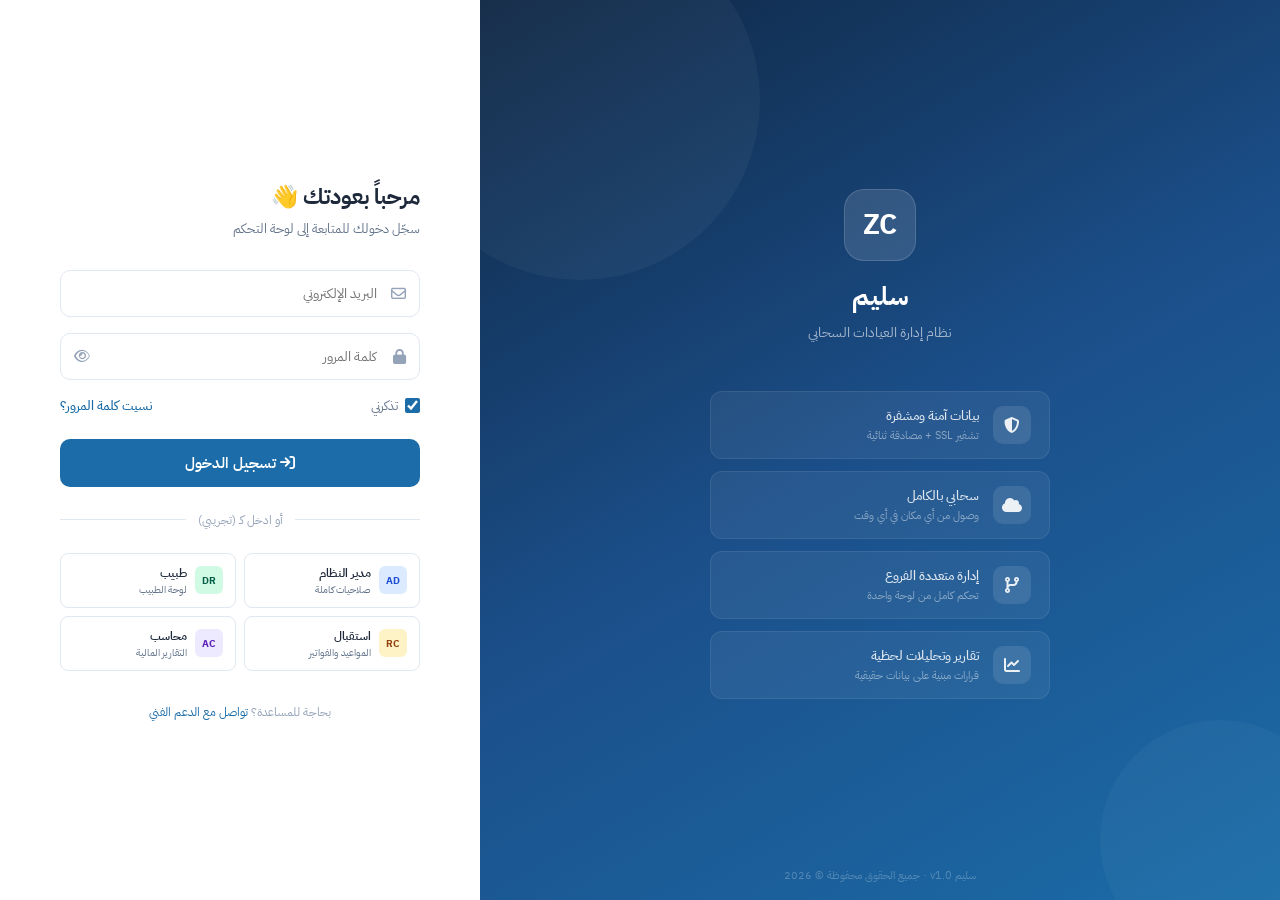
<file: login.html>
<!DOCTYPE html>
<html lang="ar" dir="rtl">
<head>
<meta charset="UTF-8"/>
<meta name="viewport" content="width=device-width, initial-scale=1.0"/>
<title>سليم — تسجيل الدخول</title>
<meta name="description" content="نظام سليم لإدارة العيادات — تسجيل الدخول"/>
<meta name="theme-color" content="#1B6CA8"/>
<meta name="apple-mobile-web-app-capable" content="yes"/>
<meta name="apple-mobile-web-app-status-bar-style" content="default"/>
<meta name="apple-mobile-web-app-title" content="سليم"/>
<link rel="manifest" href="manifest.json"/>
<link rel="apple-touch-icon" href="icons/icon-192.png"/>
<link rel="preconnect" href="https://fonts.googleapis.com"/>
<link href="https://fonts.googleapis.com/css2?family=IBM+Plex+Sans+Arabic:wght@300;400;500;600;700&display=swap" rel="stylesheet"/>
<link rel="stylesheet" href="https://cdnjs.cloudflare.com/ajax/libs/font-awesome/6.5.0/css/all.min.css"/>
<style>
:root {
  --primary: #1B6CA8; --primary-dark: #145289; --primary-light: #E8F2FB;
  --primary-mid: #3A8FCC;
  --success: #10B981; --success-light: #D1FAE5;
  --danger: #EF4444; --danger-light: #FEE2E2;
  --warning: #F59E0B;
  --bg: #F0F4F8; --card: #FFFFFF;
  --text: #1E293B; --text-muted: #64748B; --text-light: #94A3B8;
  --border: #E2E8F0;
  --shadow-lg: 0 8px 24px rgba(0,0,0,.10);
  --radius: 10px; --font: 'IBM Plex Sans Arabic', sans-serif;
}
*{box-sizing:border-box;margin:0;padding:0}
body{font-family:var(--font);background:var(--bg);color:var(--text);min-height:100vh}
button{cursor:pointer;font-family:var(--font)}
input{font-family:var(--font)}

/* LAYOUT */
.login-screen{display:flex;align-items:stretch;min-height:100vh}

/* LEFT — Branding */
.login-left{
  flex:1;
  background:linear-gradient(150deg,#0F2744 0%,#1B4F8A 50%,#1B6CA8 100%);
  display:flex;flex-direction:column;
  align-items:center;justify-content:center;
  padding:48px;position:relative;overflow:hidden;
}
.login-left::before{
  content:'';position:absolute;
  width:360px;height:360px;border-radius:50%;
  background:rgba(255,255,255,.04);top:-80px;left:-80px;
}
.login-left::after{
  content:'';position:absolute;
  width:240px;height:240px;border-radius:50%;
  background:rgba(255,255,255,.03);bottom:-60px;right:-60px;
}
.login-brand{position:relative;z-index:1;text-align:center;margin-bottom:48px}
.login-brand-icon{
  width:72px;height:72px;border-radius:20px;
  background:rgba(255,255,255,.12);border:1px solid rgba(255,255,255,.15);
  display:flex;align-items:center;justify-content:center;
  font-size:28px;font-weight:800;color:#fff;margin:0 auto 16px;
}
.login-brand-name{font-size:26px;font-weight:700;color:#fff;margin-bottom:6px}
.login-brand-sub{font-size:14px;color:rgba(255,255,255,.6)}
.login-features{position:relative;z-index:1;width:100%;max-width:340px}
.login-feat{
  display:flex;align-items:center;gap:14px;
  padding:14px 18px;border-radius:12px;
  background:rgba(255,255,255,.06);border:1px solid rgba(255,255,255,.08);
  margin-bottom:12px;
}
.login-feat-icon{
  width:38px;height:38px;border-radius:10px;
  background:rgba(255,255,255,.1);
  display:flex;align-items:center;justify-content:center;
  font-size:16px;color:rgba(255,255,255,.9);flex-shrink:0;
}
.login-feat-text{color:rgba(255,255,255,.85);font-size:13px;font-weight:500}
.login-feat-sub{color:rgba(255,255,255,.45);font-size:11px;margin-top:2px}
.login-version{position:absolute;bottom:16px;font-size:11px;color:rgba(255,255,255,.25)}

/* RIGHT — Form */
.login-right{
  width:480px;display:flex;flex-direction:column;
  align-items:center;justify-content:center;
  padding:48px 56px;background:var(--card);
  box-shadow:-4px 0 24px rgba(0,0,0,.06);
}
.login-form-wrap{width:100%;max-width:360px}
.login-title{font-size:22px;font-weight:700;color:var(--text);margin-bottom:6px}
.login-subtitle{font-size:13px;color:var(--text-muted);margin-bottom:32px}

/* Inputs */
.login-input-group{position:relative;margin-bottom:16px}
.login-input-icon{
  position:absolute;right:14px;top:50%;transform:translateY(-50%);
  color:var(--text-light);font-size:15px;pointer-events:none;
}
.login-input{
  width:100%;padding:12px 42px 12px 14px;
  border:1.5px solid var(--border);border-radius:10px;
  font-size:14px;color:var(--text);background:var(--card);
  outline:none;transition:border-color .15s,box-shadow .15s;
}
.login-input:focus{border-color:var(--primary);box-shadow:0 0 0 3px rgba(27,108,168,.12)}
.login-input.error{border-color:var(--danger);box-shadow:0 0 0 3px rgba(239,68,68,.1)}
.login-input-toggle{
  position:absolute;left:14px;top:50%;transform:translateY(-50%);
  color:var(--text-light);font-size:14px;cursor:pointer;
  background:none;border:none;padding:0;
}
.login-input-toggle:hover{color:var(--primary)}

/* Error message */
.login-error-msg{
  font-size:12px;color:var(--danger);
  margin-top:-10px;margin-bottom:12px;
  display:flex;align-items:center;gap:5px;
  padding:8px 12px;background:var(--danger-light);
  border-radius:8px;
}

/* Options */
.login-options{
  display:flex;align-items:center;justify-content:space-between;
  margin-bottom:24px;font-size:13px;
}
.login-remember{display:flex;align-items:center;gap:7px;cursor:pointer;color:var(--text-muted)}
.login-remember input{accent-color:var(--primary);width:15px;height:15px}
.login-forgot{color:var(--primary);cursor:pointer;font-weight:500}
.login-forgot:hover{text-decoration:underline}

/* Button */
.login-btn{
  width:100%;padding:13px;border-radius:10px;
  background:var(--primary);color:#fff;
  font-size:15px;font-weight:600;border:none;
  cursor:pointer;transition:all .15s;
  display:flex;align-items:center;justify-content:center;gap:8px;
}
.login-btn:hover{background:var(--primary-dark);transform:translateY(-1px);box-shadow:0 4px 12px rgba(27,108,168,.3)}
.login-btn:active{transform:none}
.login-btn:disabled{opacity:.7;cursor:not-allowed;transform:none}
.spinner{
  width:18px;height:18px;border:2px solid rgba(255,255,255,.3);
  border-top-color:#fff;border-radius:50%;
  animation:spin .7s linear infinite;display:none;
}
@keyframes spin{to{transform:rotate(360deg)}}
.login-btn.loading .spinner{display:block}
.login-btn.loading .btn-text{display:none}

/* Divider */
.login-divider{
  display:flex;align-items:center;gap:12px;
  margin:24px 0;color:var(--text-light);font-size:12px;
}
.login-divider::before,.login-divider::after{content:'';flex:1;height:1px;background:var(--border)}

/* Quick Accounts */
.login-quick-accounts{display:grid;grid-template-columns:1fr 1fr;gap:8px}
.login-quick-btn{
  padding:10px 12px;border:1.5px solid var(--border);
  border-radius:8px;cursor:pointer;background:transparent;
  transition:all .15s;display:flex;align-items:center;gap:8px;
}
.login-quick-btn:hover{border-color:var(--primary);background:var(--primary-light)}
.login-quick-avatar{
  width:28px;height:28px;border-radius:6px;
  display:flex;align-items:center;justify-content:center;
  font-size:10px;font-weight:700;flex-shrink:0;
}
.login-quick-info{text-align:right;flex:1}
.login-quick-name{font-size:12px;font-weight:600;color:var(--text)}
.login-quick-role{font-size:10px;color:var(--text-muted)}
.login-footer{margin-top:32px;text-align:center;font-size:12px;color:var(--text-light)}

/* Forgot Password */
.forgot-panel{display:none;width:100%;max-width:360px}
.forgot-panel.show{display:block}
.login-form-wrap.hide{display:none}
.otp-wrap{display:flex;gap:10px;justify-content:center;margin-bottom:20px}
.otp-input{
  width:50px;height:56px;border:1.5px solid var(--border);
  border-radius:10px;text-align:center;font-size:22px;font-weight:700;
  color:var(--primary);outline:none;transition:border-color .15s;
}
.otp-input:focus{border-color:var(--primary);box-shadow:0 0 0 3px rgba(27,108,168,.12)}

/* Toast */
.toast-wrap{position:fixed;bottom:24px;left:24px;z-index:9999;display:flex;flex-direction:column;gap:8px}
.toast{
  display:flex;align-items:center;gap:10px;padding:12px 16px;
  border-radius:10px;background:var(--card);border:1px solid var(--border);
  box-shadow:var(--shadow-lg);font-size:13px;min-width:260px;max-width:340px;
  animation:toastIn .25s ease;
}
@keyframes toastIn{from{opacity:0;transform:translateX(-20px)}to{opacity:1;transform:none}}
.toast-icon{width:32px;height:32px;border-radius:8px;display:flex;align-items:center;justify-content:center;font-size:14px;flex-shrink:0}
.toast-body{flex:1}.toast-title{font-weight:600;font-size:13px}.toast-msg{color:var(--text-muted);font-size:12px}

/* Responsive */
@media(max-width:768px){
  .login-left{display:none}
  .login-right{width:100%;padding:32px 24px}
}
</style>
</head>
<body>

<div class="login-screen">

  <!-- LEFT: Branding -->
  <div class="login-left">
    <div class="login-brand">
      <div class="login-brand-icon">ZC</div>
      <div class="login-brand-name">سليم</div>
      <div class="login-brand-sub">نظام إدارة العيادات السحابي</div>
    </div>
    <div class="login-features">
      <div class="login-feat">
        <div class="login-feat-icon"><i class="fa-solid fa-shield-halved"></i></div>
        <div>
          <div class="login-feat-text">بيانات آمنة ومشفرة</div>
          <div class="login-feat-sub">تشفير SSL + مصادقة ثنائية</div>
        </div>
      </div>
      <div class="login-feat">
        <div class="login-feat-icon"><i class="fa-solid fa-cloud"></i></div>
        <div>
          <div class="login-feat-text">سحابي بالكامل</div>
          <div class="login-feat-sub">وصول من أي مكان في أي وقت</div>
        </div>
      </div>
      <div class="login-feat">
        <div class="login-feat-icon"><i class="fa-solid fa-code-branch"></i></div>
        <div>
          <div class="login-feat-text">إدارة متعددة الفروع</div>
          <div class="login-feat-sub">تحكم كامل من لوحة واحدة</div>
        </div>
      </div>
      <div class="login-feat">
        <div class="login-feat-icon"><i class="fa-solid fa-chart-line"></i></div>
        <div>
          <div class="login-feat-text">تقارير وتحليلات لحظية</div>
          <div class="login-feat-sub">قرارات مبنية على بيانات حقيقية</div>
        </div>
      </div>
    </div>
    <div class="login-version">سليم v1.0 · جميع الحقوق محفوظة © 2026</div>
  </div>

  <!-- RIGHT: Form -->
  <div class="login-right">

    <!-- MAIN LOGIN FORM -->
    <div class="login-form-wrap" id="login-main">
      <div class="login-title">مرحباً بعودتك 👋</div>
      <div class="login-subtitle">سجّل دخولك للمتابعة إلى لوحة التحكم</div>

      <div class="login-input-group">
        <i class="fa-regular fa-envelope login-input-icon"></i>
        <input class="login-input" id="login-email" type="email"
          placeholder="البريد الإلكتروني"
          oninput="clearError()"
          onkeydown="if(event.key==='Enter')doLogin()"/>
      </div>

      <div class="login-input-group">
        <i class="fa-solid fa-lock login-input-icon"></i>
        <input class="login-input" id="login-pass" type="password"
          placeholder="كلمة المرور"
          oninput="clearError()"
          onkeydown="if(event.key==='Enter')doLogin()"/>
        <button class="login-input-toggle" onclick="togglePass()" tabindex="-1">
          <i class="fa-regular fa-eye" id="pass-eye"></i>
        </button>
      </div>

      <div class="login-error-msg" id="login-error" style="display:none">
        <i class="fa-solid fa-circle-exclamation"></i>
        <span id="login-error-text">البريد الإلكتروني أو كلمة المرور غير صحيحة</span>
      </div>

      <div class="login-options">
        <label class="login-remember">
          <input type="checkbox" id="remember-me" checked/>
          تذكرني
        </label>
        <span class="login-forgot" onclick="showForgot()">نسيت كلمة المرور؟</span>
      </div>

      <button class="login-btn" id="login-btn" onclick="doLogin()">
        <div class="spinner"></div>
        <span class="btn-text"><i class="fa-solid fa-arrow-right-to-bracket"></i> تسجيل الدخول</span>
      </button>

      <div class="login-divider">أو ادخل كـ (تجريبي)</div>

      <div class="login-quick-accounts" id="quick-accounts">
        <button class="login-quick-btn" onclick="quickLogin('admin@selim.com','admin123')">
          <div class="login-quick-avatar" style="background:#DBEAFE;color:#1D4ED8">AD</div>
          <div class="login-quick-info">
            <div class="login-quick-name">مدير النظام</div>
            <div class="login-quick-role">صلاحيات كاملة</div>
          </div>
        </button>
        <button class="login-quick-btn" onclick="quickLogin('doctor@selim.com','doctor123')">
          <div class="login-quick-avatar" style="background:#D1FAE5;color:#065F46">DR</div>
          <div class="login-quick-info">
            <div class="login-quick-name">طبيب</div>
            <div class="login-quick-role">لوحة الطبيب</div>
          </div>
        </button>
        <button class="login-quick-btn" onclick="quickLogin('reception@selim.com','rec123')">
          <div class="login-quick-avatar" style="background:#FEF3C7;color:#92400E">RC</div>
          <div class="login-quick-info">
            <div class="login-quick-name">استقبال</div>
            <div class="login-quick-role">المواعيد والفواتير</div>
          </div>
        </button>
        <button class="login-quick-btn" onclick="quickLogin('accountant@selim.com','acc123')">
          <div class="login-quick-avatar" style="background:#EDE9FE;color:#5B21B6">AC</div>
          <div class="login-quick-info">
            <div class="login-quick-name">محاسب</div>
            <div class="login-quick-role">التقارير المالية</div>
          </div>
        </button>
      </div>

      <div class="login-footer">
        بحاجة للمساعدة؟
        <span style="color:var(--primary);cursor:pointer">تواصل مع الدعم الفني</span>
      </div>
    </div>

    <!-- FORGOT PASSWORD -->
    <div class="forgot-panel" id="forgot-panel">
      <button onclick="showLogin()" style="background:none;border:none;color:var(--primary);font-size:13px;cursor:pointer;padding:0;display:flex;align-items:center;gap:5px;margin-bottom:16px">
        <i class="fa-solid fa-arrow-right"></i> العودة لتسجيل الدخول
      </button>
      <div class="login-title" style="margin-top:8px">استعادة كلمة المرور</div>
      <div class="login-subtitle">أدخل بريدك وسنرسل لك رابط الاستعادة</div>

      <div id="forgot-step1">
        <div class="login-input-group">
          <i class="fa-regular fa-envelope login-input-icon"></i>
          <input class="login-input" id="forgot-email" type="email" placeholder="البريد الإلكتروني"/>
        </div>
        <button class="login-btn" id="forgot-btn" onclick="sendReset()">
          <div class="spinner"></div>
          <span class="btn-text"><i class="fa-solid fa-paper-plane"></i> إرسال رابط الاستعادة</span>
        </button>
      </div>

      <div id="forgot-step2" style="display:none;text-align:center;padding:24px 0">
        <div style="width:60px;height:60px;border-radius:50%;background:var(--success-light);display:flex;align-items:center;justify-content:center;margin:0 auto 16px;font-size:24px;color:var(--success)">
          <i class="fa-solid fa-envelope-open-text"></i>
        </div>
        <div style="font-size:15px;font-weight:600;margin-bottom:8px">تم الإرسال!</div>
        <div style="font-size:13px;color:var(--text-muted)">تحقق من بريدك الإلكتروني واتبع الرابط لإعادة تعيين كلمة المرور</div>
        <button onclick="showLogin()" class="login-btn" style="margin-top:20px">
          <span class="btn-text">العودة لتسجيل الدخول</span>
        </button>
      </div>
    </div>

  </div>
</div>

<div class="toast-wrap" id="toast-wrap"></div>

<script type="module">
import { createClient } from 'https://esm.sh/@supabase/supabase-js@2'

const supabase = createClient(
  'https://kfbylfsqzbsqyqnjzjrw.supabase.co',
  'eyJhbGciOiJIUzI1NiIsInR5cCI6IkpXVCJ9.eyJpc3MiOiJzdXBhYmFzZSIsInJlZiI6ImtmYnlsZnNxemJzcXlxbmp6anJ3Iiwicm9sZSI6ImFub24iLCJpYXQiOjE3Nzg4MjE3MDQsImV4cCI6MjA5NDM5NzcwNH0.x_Tv06wcQAFRTX_nutecP13FzPM9mN8js6ITeVl9d4k'
)

// ─── تحقق لو المستخدم مسجل دخوله بالفعل ───
const { data: { session } } = await supabase.auth.getSession()
if (session) {
  const { data: profile } = await supabase
    .from('profiles')
    .select('role')
    .eq('id', session.user.id)
    .single()

  if (profile) redirectByRole(profile.role)
}

// ─── تسجيل الدخول ───
window.doLogin = async function() {
  const email = document.getElementById('login-email').value.trim()
  const pass  = document.getElementById('login-pass').value

  if (!email || !pass) {
    showError('يرجى إدخال البريد الإلكتروني وكلمة المرور')
    return
  }

  setLoading(true)

  const { data, error } = await supabase.auth.signInWithPassword({ email, password: pass })

  if (error) {
    setLoading(false)
    showError('البريد الإلكتروني أو كلمة المرور غير صحيحة')
    document.getElementById('login-email').classList.add('error')
    document.getElementById('login-pass').classList.add('error')
    return
  }

  // جلب الدور
  const { data: profile } = await supabase
    .from('profiles')
    .select('role, is_active, full_name, organizations(is_active)')
    .eq('id', data.user.id)
    .single()

  if (!profile?.is_active) {
    await supabase.auth.signOut()
    setLoading(false)
    showError('حسابك موقوف، تواصل مع مدير النظام')
    return
  }

  if (!profile?.organizations?.is_active) {
    await supabase.auth.signOut()
    setLoading(false)
    showError('حساب العيادة موقوف')
    return
  }

  showToast('مرحباً، ' + profile.full_name, 'جاري تحميل لوحة التحكم...', 'success')
  setTimeout(() => redirectByRole(profile.role), 800)
}

// ─── دخول سريع (تجريبي) ───
window.quickLogin = async function(email, pass) {
  document.getElementById('login-email').value = email
  document.getElementById('login-pass').value = pass
  await window.doLogin()
}

// ─── إرسال رابط استعادة كلمة المرور ───
window.sendReset = async function() {
  const email = document.getElementById('forgot-email').value.trim()
  if (!email) { showToast('أدخل بريدك الإلكتروني', '', 'warning'); return }

  const btn = document.getElementById('forgot-btn')
  btn.classList.add('loading'); btn.disabled = true

  const { error } = await supabase.auth.resetPasswordForEmail(email, {
    redirectTo: window.location.origin + '/login.html'
  })

  btn.classList.remove('loading'); btn.disabled = false

  if (error) {
    showToast('خطأ', 'تأكد من البريد الإلكتروني وحاول مرة أخرى', 'error')
  } else {
    document.getElementById('forgot-step1').style.display = 'none'
    document.getElementById('forgot-step2').style.display = 'block'
  }
}

// ─── Helpers ───
function redirectByRole(role) {
  const routes = { admin:'admin.html', doctor:'doctor.html', reception:'reception.html', accountant:'admin.html' }
  window.location.href = routes[role] || 'login.html'
}

function setLoading(state) {
  const btn = document.getElementById('login-btn')
  btn.classList.toggle('loading', state)
  btn.disabled = state
}

function showError(msg) {
  const el = document.getElementById('login-error')
  document.getElementById('login-error-text').textContent = msg
  el.style.display = 'flex'
}

window.clearError = function() {
  document.getElementById('login-error').style.display = 'none'
  document.getElementById('login-email').classList.remove('error')
  document.getElementById('login-pass').classList.remove('error')
}

window.togglePass = function() {
  const input = document.getElementById('login-pass')
  const icon  = document.getElementById('pass-eye')
  input.type = input.type === 'password' ? 'text' : 'password'
  icon.className = input.type === 'password' ? 'fa-regular fa-eye' : 'fa-regular fa-eye-slash'
}

window.showForgot = function() {
  document.getElementById('login-main').classList.add('hide')
  document.getElementById('forgot-panel').classList.add('show')
}

window.showLogin = function() {
  document.getElementById('login-main').classList.remove('hide')
  document.getElementById('forgot-panel').classList.remove('show')
  document.getElementById('forgot-step1').style.display = 'block'
  document.getElementById('forgot-step2').style.display = 'none'
}

function showToast(title, msg = '', type = 'info') {
  const configs = {
    success: { icon:'fa-check-circle', bg:'#D1FAE5', color:'#10B981' },
    error:   { icon:'fa-circle-xmark', bg:'#FEE2E2', color:'#EF4444' },
    warning: { icon:'fa-triangle-exclamation', bg:'#FEF3C7', color:'#F59E0B' },
    info:    { icon:'fa-circle-info',  bg:'#EEF2FF', color:'#6366F1' }
  }
  const c = configs[type] || configs.info
  const wrap = document.getElementById('toast-wrap')
  const toast = document.createElement('div')
  toast.className = 'toast'
  toast.innerHTML = `
    <div class="toast-icon" style="background:${c.bg};color:${c.color}"><i class="fa-solid ${c.icon}"></i></div>
    <div class="toast-body"><div class="toast-title">${title}</div>${msg?`<div class="toast-msg">${msg}</div>`:''}</div>
  `
  wrap.appendChild(toast)
  setTimeout(() => toast.remove(), 4000)
}

// عرض رسالة الخطأ اللي مجاتش من صفحة تانية
const storedError = sessionStorage.getItem('login_error')
if (storedError) {
  showError(storedError)
  sessionStorage.removeItem('login_error')
}
</script>

<!-- زر تثبيت التطبيق -->
<div id="install-btn" style="display:none;position:fixed;bottom:20px;left:20px;z-index:999;background:#1B6CA8;color:#fff;border:none;border-radius:12px;padding:12px 18px;font-size:13px;font-weight:600;cursor:pointer;align-items:center;gap:8px;box-shadow:0 4px 16px rgba(27,108,168,.4);font-family:'IBM Plex Sans Arabic',sans-serif">
  📲 تثبيت التطبيق
</div>

<script src="pwa-register.js"></script>
</body>
</html>
</file>
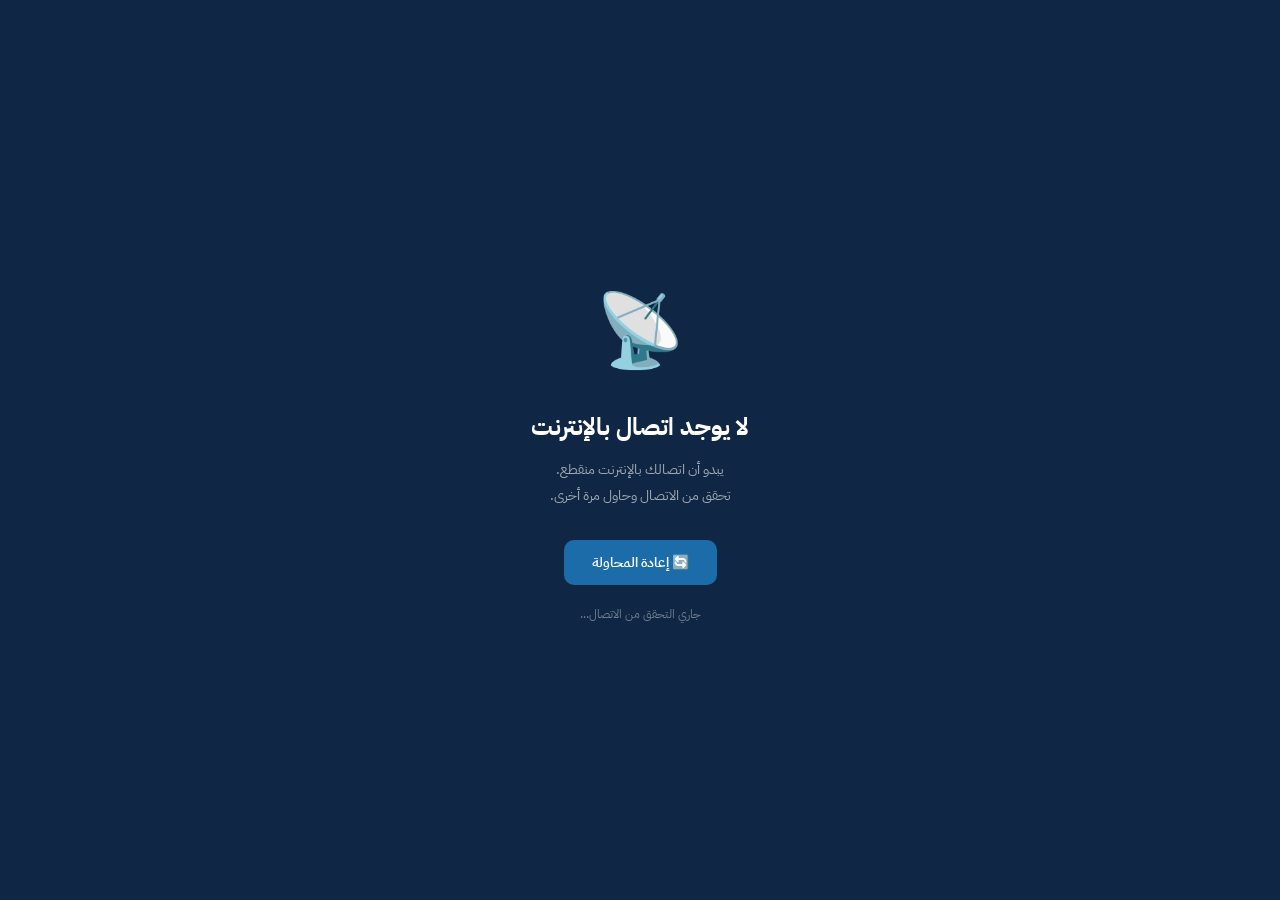
<file: offline.html>
<!DOCTYPE html>
<html lang="ar" dir="rtl">
<head>
<meta charset="UTF-8"/>
<meta name="viewport" content="width=device-width,initial-scale=1"/>
<title>سليم — غير متصل بالإنترنت</title>
<link href="https://fonts.googleapis.com/css2?family=IBM+Plex+Sans+Arabic:wght@400;600;700&display=swap" rel="stylesheet"/>
<style>
*{box-sizing:border-box;margin:0;padding:0}
body{font-family:'IBM Plex Sans Arabic',sans-serif;background:#0F2744;color:#fff;min-height:100vh;display:flex;align-items:center;justify-content:center;text-align:center;padding:24px}
.wrap{max-width:400px}
.icon{font-size:72px;margin-bottom:24px}
h1{font-size:24px;font-weight:700;margin-bottom:12px}
p{font-size:14px;color:rgba(255,255,255,.6);line-height:1.8;margin-bottom:32px}
.btn{display:inline-flex;align-items:center;gap:8px;padding:12px 28px;background:#1B6CA8;color:#fff;border:none;border-radius:10px;font-size:14px;font-weight:600;cursor:pointer;font-family:'IBM Plex Sans Arabic',sans-serif;transition:background .15s}
.btn:hover{background:#145289}
.status{margin-top:20px;font-size:12px;color:rgba(255,255,255,.4)}
</style>
</head>
<body>
<div class="wrap">
  <div class="icon">📡</div>
  <h1>لا يوجد اتصال بالإنترنت</h1>
  <p>يبدو أن اتصالك بالإنترنت منقطع.<br/>تحقق من الاتصال وحاول مرة أخرى.</p>
  <button class="btn" onclick="tryReload()">
    🔄 إعادة المحاولة
  </button>
  <div class="status" id="status">جاري التحقق من الاتصال...</div>
</div>
<script>
function tryReload(){
  document.getElementById('status').textContent='جاري الاتصال...'
  fetch('/selim-system/login.html',{method:'HEAD'})
    .then(()=>location.href='/selim-system/login.html')
    .catch(()=>{document.getElementById('status').textContent='لا يزال غير متصل'})
}
window.addEventListener('online',()=>location.href='/selim-system/login.html')
setInterval(()=>{
  if(navigator.onLine)location.href='/selim-system/login.html'
},5000)
</script>
</body>
</html>
</file>
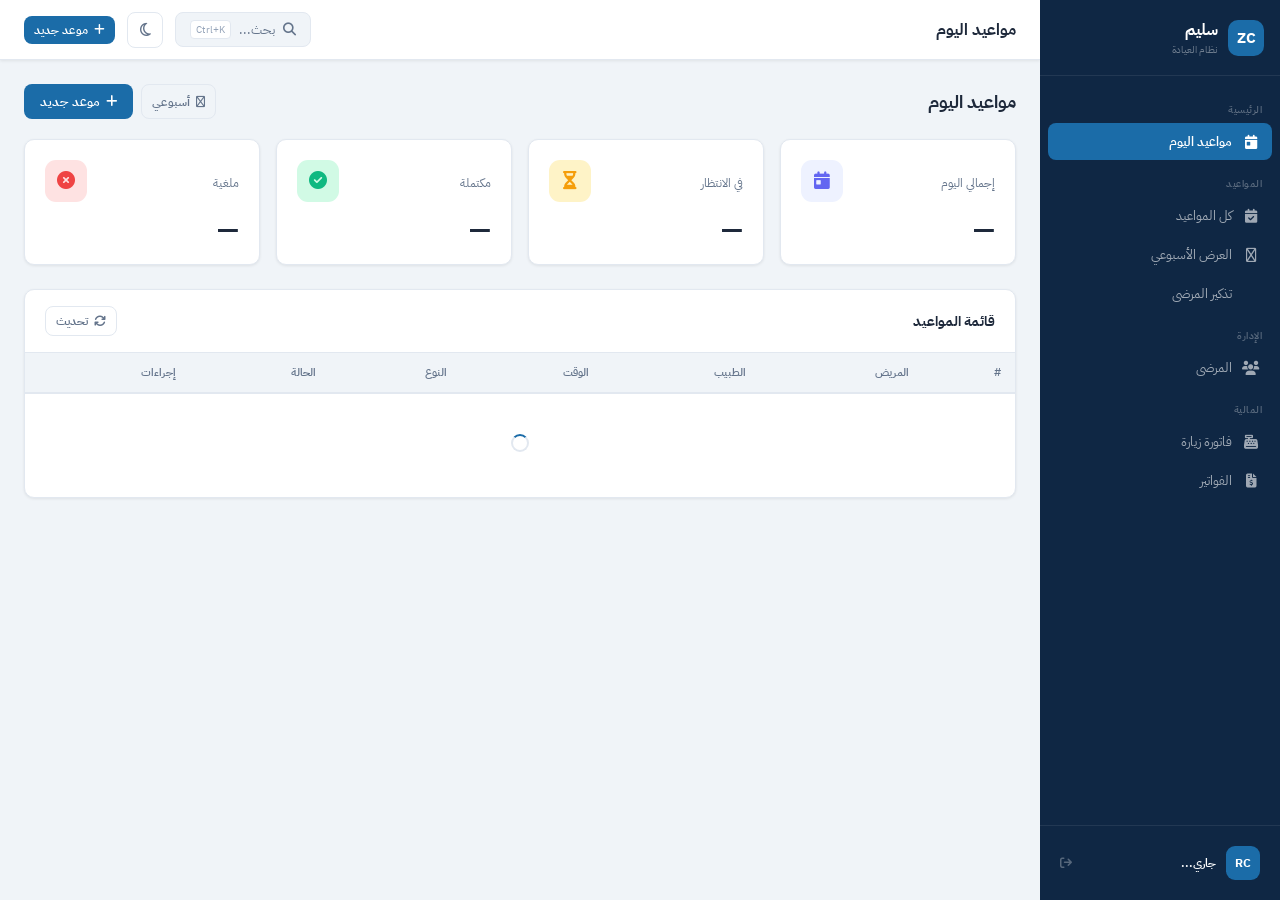
<file: reception.html>
<!DOCTYPE html>
<html lang="ar" dir="rtl">
<head>
<meta charset="UTF-8"/>
<meta name="viewport" content="width=device-width,initial-scale=1"/>
<title>سليم — الاستقبال</title>
<meta name="theme-color" content="#1B6CA8"/>
<meta name="apple-mobile-web-app-capable" content="yes"/>
<meta name="apple-mobile-web-app-title" content="سليم"/>
<link rel="manifest" href="manifest.json"/>
<link rel="apple-touch-icon" href="icons/icon-192.png"/>
<link rel="preconnect" href="https://fonts.googleapis.com"/>
<link href="https://fonts.googleapis.com/css2?family=IBM+Plex+Sans+Arabic:wght@300;400;500;600;700;800&display=swap" rel="stylesheet"/>
<link rel="stylesheet" href="https://cdnjs.cloudflare.com/ajax/libs/font-awesome/6.5.0/css/all.min.css"/>
<link rel="stylesheet" href="shared/styles.css"/>
<style>
/* ══ DARK MODE ══ */
body.dark-mode{--primary:#3A8FCC;--primary-dark:#1B6CA8;--primary-light:rgba(58,143,204,.15);--sidebar-bg:#0A1929;--sidebar-hover:#0F2744;--sidebar-active:#1B6CA8;--bg:#0F1923;--card:#162032;--text:#E2E8F0;--text-muted:#94A3B8;--text-light:#64748B;--border:#1E3148;--border-light:#1A2B40;--success-light:rgba(16,185,129,.15);--warning-light:rgba(245,158,11,.15);--danger-light:rgba(239,68,68,.15);--info-light:rgba(99,102,241,.15)}
body.dark-mode .topbar{background:#162032;border-color:#1E3148}
body.dark-mode .modal{background:#162032}
body.dark-mode .form-control{background:#1E3148;border-color:#2A3F5A;color:#E2E8F0}
body.dark-mode tr:hover td{background:rgba(255,255,255,.03)}
body.dark-mode .reminder-row:hover{background:rgba(255,255,255,.03)}
body.dark-mode .week-slot:hover{background:rgba(58,143,204,.06)}
body.dark-mode .doc-filter-chip{background:#162032;border-color:#1E3148;color:#94A3B8}
.dark-mode-transition *{transition:background-color .3s,border-color .3s,color .2s !important}
/* ══ DARK TOGGLE ══ */
.dark-toggle{width:36px;height:36px;border:1px solid var(--border);border-radius:8px;background:transparent;cursor:pointer;display:flex;align-items:center;justify-content:center;font-size:15px;color:var(--text-muted);transition:all .15s}
.dark-toggle:hover{background:var(--bg);color:var(--primary)}
/* ══ SEARCH BTN ══ */
.topbar-search-btn{display:flex;align-items:center;gap:8px;padding:7px 14px;background:var(--bg);border:1px solid var(--border);border-radius:8px;cursor:pointer;font-size:13px;color:var(--text-muted);transition:border-color .15s;font-family:var(--font)}
.topbar-search-btn:hover{border-color:var(--primary);color:var(--primary)}
.topbar-search-btn .kbd{font-size:10px;background:var(--card);border:1px solid var(--border);border-radius:4px;padding:1px 5px;color:var(--text-light)}
</style>
<style>
/* ══ WEEK VIEW ══ */
.week-grid-wrap{overflow-x:auto}
.week-grid{
  display:grid;grid-template-columns:56px repeat(7,1fr);
  gap:0;border:1px solid var(--border);border-radius:var(--radius-lg);
  overflow:hidden;min-width:700px;
}
.week-header-cell{
  background:var(--bg);padding:10px 6px;text-align:center;
  border-bottom:1px solid var(--border);border-right:1px solid var(--border);
  font-size:12px;font-weight:600;color:var(--text-muted);cursor:pointer;
}
.week-header-cell.today-col{background:var(--primary-light);color:var(--primary)}
.week-header-cell:last-child{border-right:none}
.week-time-col{background:var(--bg);border-right:1px solid var(--border)}
.week-hour{
  height:64px;display:flex;align-items:flex-start;justify-content:flex-end;
  padding:4px 8px 0 0;font-size:10px;color:var(--text-light);
  border-bottom:1px solid var(--border-light);
}
.week-day-col{border-right:1px solid var(--border);position:relative}
.week-day-col:last-child{border-right:none}
.week-slot{
  height:64px;border-bottom:1px solid var(--border-light);
  position:relative;cursor:pointer;transition:background .1s;
}
.week-slot:hover{background:rgba(27,108,168,.04)}
.week-slot:last-child{border-bottom:none}
.week-event{
  position:absolute;right:2px;left:2px;border-radius:5px;
  padding:3px 6px;font-size:11px;font-weight:500;cursor:pointer;
  overflow:hidden;z-index:1;border-right:3px solid rgba(0,0,0,.15);
  transition:transform .1s,box-shadow .1s;
}
.week-event:hover{transform:scale(1.01);box-shadow:0 2px 8px rgba(0,0,0,.12)}
.week-now-line{
  position:absolute;right:0;left:0;height:2px;
  background:var(--danger);z-index:2;
}
.week-now-line::before{
  content:'';position:absolute;right:-4px;top:-4px;
  width:10px;height:10px;border-radius:50%;background:var(--danger);
}
.week-loading{
  display:flex;align-items:center;justify-content:center;
  height:200px;color:var(--text-muted);font-size:13px;gap:10px;
}
.week-spinner{
  width:20px;height:20px;border:2px solid var(--border);
  border-top-color:var(--primary);border-radius:50%;
  animation:ws .7s linear infinite;
}
@keyframes ws{to{transform:rotate(360deg)}}
/* ══ DOCTOR FILTER CHIPS ══ */
.doc-filter-chip{
  display:inline-flex;align-items:center;gap:6px;
  padding:6px 12px;border-radius:20px;border:1.5px solid var(--border);
  font-size:12px;font-weight:500;cursor:pointer;
  background:var(--card);color:var(--text-muted);
  transition:all .15s;white-space:nowrap;
}
.doc-filter-chip:hover{border-color:var(--primary);color:var(--primary)}
.doc-filter-chip.active{border-color:var(--primary);background:var(--primary-light);color:var(--primary)}
/* ══ REMINDERS ══ */
.channel-btn{
  display:flex;align-items:center;gap:7px;
  padding:8px 14px;border-radius:8px;border:1.5px solid var(--border);
  cursor:pointer;font-size:13px;font-weight:500;
  background:transparent;color:var(--text-muted);transition:all .15s;
  font-family:var(--font);
}
.channel-btn:hover{border-color:var(--primary);color:var(--primary)}
.channel-btn.active{border-color:var(--primary);background:var(--primary-light);color:var(--primary)}
.channel-btn.whatsapp.active{border-color:#25D366;background:#F0FDF4;color:#16A34A}
.channel-btn.sms.active{border-color:var(--warning);background:var(--warning-light);color:var(--warning)}
.reminder-row{
  display:flex;align-items:center;gap:10px;
  padding:10px 14px;border-bottom:1px solid var(--border-light);
  transition:background .1s;
}
.reminder-row:hover{background:var(--bg)}
.reminder-row:last-child{border-bottom:none}
.reminder-sent{
  display:inline-flex;align-items:center;gap:4px;
  font-size:11px;font-weight:500;color:var(--success);
  background:var(--success-light);padding:3px 8px;border-radius:20px;
}
@media print{.sidebar,.topbar,.modal-overlay,.toast-wrap{display:none!important}.main-wrap{margin:0!important}}

/* ══ PATIENTS PAGE ══ */
.pt-filter-tabs{display:flex;gap:8px;flex-wrap:wrap;margin-bottom:16px}
.pt-filter-tab{display:inline-flex;align-items:center;gap:6px;padding:6px 14px;border-radius:20px;border:1px solid var(--border);font-size:13px;font-weight:500;cursor:pointer;background:var(--card);color:var(--text-muted);transition:all .15s;}
.pt-filter-tab:hover{border-color:var(--primary);color:var(--primary)}
.pt-filter-tab.active{background:var(--primary);color:#fff;border-color:var(--primary)}
.pt-filter-tab .pt-tab-count{display:inline-flex;align-items:center;justify-content:center;min-width:20px;height:20px;padding:0 5px;border-radius:10px;font-size:11px;font-weight:700;background:rgba(255,255,255,.25);}
.pt-filter-tab:not(.active) .pt-tab-count{background:var(--border);color:var(--text-muted)}
.pt-search-row{display:flex;align-items:center;gap:10px;margin-bottom:16px;}
.pt-search-wrap{flex:1;display:flex;align-items:center;gap:8px;background:var(--card);border:1px solid var(--border);border-radius:8px;padding:8px 14px;max-width:420px;transition:border-color .15s;}
.pt-search-wrap:focus-within{border-color:var(--primary)}
.pt-search-wrap input{border:none;outline:none;background:transparent;font-size:13px;color:var(--text);flex:1;font-family:var(--font);}
.pt-search-wrap i{color:var(--text-light);font-size:13px}
.av-blue{background:#DBEAFE;color:#1D4ED8}
.av-green{background:#D1FAE5;color:#065F46}
.av-purple{background:#EDE9FE;color:#5B21B6}
.av-amber{background:#FEF3C7;color:#92400E}
.av-pink{background:#FCE7F3;color:#9D174D}
.av-red{background:#FEE2E2;color:#991B1B}
</style>
</head>
<body>
<div class="app-layout">

<!-- ══ SIDEBAR ══ -->
<aside class="sidebar">
  <div class="sidebar-logo">
    <div class="sidebar-logo-icon">ZC</div>
    <div>
      <div class="sidebar-logo-text">سليم</div>
      <div class="sidebar-logo-sub" data-org-name>نظام العيادة</div>
    </div>
  </div>
  <nav class="sidebar-nav">
    <div class="nav-section-title">الرئيسية</div>
    <button class="nav-item active" onclick="nav('today')" id="nav-today">
      <i class="fa-solid fa-calendar-day"></i> مواعيد اليوم
    </button>

    <div class="nav-section-title">المواعيد</div>
    <button class="nav-item" onclick="nav('appointments')" id="nav-appointments">
      <i class="fa-solid fa-calendar-check"></i> كل المواعيد
    </button>
    <!-- ★ العرض الأسبوعي ★ -->
    <button class="nav-item" onclick="nav('week-view')" id="nav-week-view">
      <i class="fa-regular fa-calendar-week"></i> العرض الأسبوعي
    </button>
    <!-- ★ تذكير المرضى ★ -->
    <button class="nav-item" onclick="nav('reminders')" id="nav-reminders">
      <i class="fa-solid fa-bell-ring"></i> تذكير المرضى
    </button>

    <div class="nav-section-title">الإدارة</div>
    <button class="nav-item" onclick="nav('patients')" id="nav-patients">
      <i class="fa-solid fa-users"></i> المرضى
    </button>

    <div class="nav-section-title">المالية</div>
    <button class="nav-item" onclick="nav('pos')" id="nav-pos">
      <i class="fa-solid fa-cash-register"></i> فاتورة زيارة
    </button>
    <button class="nav-item" onclick="nav('invoices')" id="nav-invoices">
      <i class="fa-solid fa-file-invoice-dollar"></i> الفواتير
    </button>
  </nav>
  <div class="sidebar-user">
    <div class="sidebar-user-inner" onclick="doSignOut()">
      <div class="sidebar-avatar" data-user-avatar>RC</div>
      <div>
        <div class="sidebar-user-name" data-user-name>جاري...</div>
        <div class="sidebar-user-role" data-user-role></div>
      </div>
      <i class="fa-solid fa-arrow-right-from-bracket" style="color:rgba(255,255,255,.3);font-size:12px;margin-right:auto"></i>
    </div>
  </div>
</aside>

<!-- ══ MAIN ══ -->
<div class="main-wrap">
  <header class="topbar">
    <div>
      <div class="topbar-title" id="topbar-title">مواعيد اليوم</div>
      <div class="topbar-subtitle" id="topbar-date"></div>
    </div>
    <div class="topbar-actions">
      <button class="topbar-search-btn" onclick="openGlobalSearch(sb,orgId)" title="بحث (Ctrl+K)">
        <i class="fa-solid fa-magnifying-glass"></i>
        <span>بحث...</span>
        <span class="kbd">Ctrl+K</span>
      </button>
      <button class="dark-toggle" id="dark-toggle-btn" onclick="toggleDarkMode()" title="الوضع الليلي">
        <i class="fa-regular fa-moon" id="dark-toggle-icon"></i>
      </button>
      <button class="btn btn-primary btn-sm" onclick="openModal('modal-appt')">
        <i class="fa-solid fa-plus"></i> موعد جديد
      </button>
    </div>
  </header>

  <div class="page-content">

    <!-- ══ TODAY ══ -->
    <div class="page active" id="page-today">
      <div class="page-header">
        <div><div class="page-header-title">مواعيد اليوم</div></div>
        <div style="display:flex;gap:8px">
          <button class="btn btn-ghost btn-sm" onclick="nav('week-view')"><i class="fa-regular fa-calendar-week"></i> أسبوعي</button>
          <button class="btn btn-primary" onclick="openModal('modal-appt')"><i class="fa-solid fa-plus"></i> موعد جديد</button>
        </div>
      </div>
      <div class="stats-grid">
        <div class="stat-card"><div class="stat-header"><span class="stat-label">إجمالي اليوم</span><div class="stat-icon" style="background:#EEF2FF;color:#6366F1"><i class="fa-solid fa-calendar-day"></i></div></div><div class="stat-value" id="r-stat-total">—</div></div>
        <div class="stat-card"><div class="stat-header"><span class="stat-label">في الانتظار</span><div class="stat-icon" style="background:#FEF3C7;color:#F59E0B"><i class="fa-solid fa-hourglass-half"></i></div></div><div class="stat-value" id="r-stat-wait">—</div></div>
        <div class="stat-card"><div class="stat-header"><span class="stat-label">مكتملة</span><div class="stat-icon" style="background:#D1FAE5;color:#10B981"><i class="fa-solid fa-check-circle"></i></div></div><div class="stat-value" id="r-stat-done">—</div></div>
        <div class="stat-card"><div class="stat-header"><span class="stat-label">ملغية</span><div class="stat-icon" style="background:#FEE2E2;color:#EF4444"><i class="fa-solid fa-times-circle"></i></div></div><div class="stat-value" id="r-stat-cancel">—</div></div>
      </div>
      <div class="card">
        <div class="card-header">
          <span class="card-title">قائمة المواعيد</span>
          <button class="btn btn-ghost btn-sm" onclick="loadToday()"><i class="fa-solid fa-refresh"></i> تحديث</button>
        </div>
        <div class="table-wrap">
          <table>
            <thead><tr><th>#</th><th>المريض</th><th>الطبيب</th><th>الوقت</th><th>النوع</th><th>الحالة</th><th>إجراءات</th></tr></thead>
            <tbody id="today-table"><tr><td colspan="7" class="table-empty"><div class="loading-spin"></div></td></tr></tbody>
          </table>
        </div>
      </div>
    </div>

    <!-- ══ ALL APPOINTMENTS ══ -->
    <div class="page" id="page-appointments">
      <div class="page-header">
        <div><div class="page-header-title">كل المواعيد</div></div>
        <div style="display:flex;gap:8px">
          <button class="btn btn-ghost btn-sm" onclick="nav('week-view')"><i class="fa-regular fa-calendar-week"></i> أسبوعي</button>
          <button class="btn btn-primary" onclick="openModal('modal-appt')"><i class="fa-solid fa-plus"></i> موعد جديد</button>
        </div>
      </div>
      <div class="card">
        <div class="card-header">
          <div class="filters-row" style="margin:0;flex:1">
            <div class="search-bar" style="flex:1;max-width:260px"><i class="fa-solid fa-search"></i><input class="form-control" id="all-appt-search" placeholder="بحث..." oninput="filterAllAppts()"/></div>
            <select class="form-control" id="all-appt-status" onchange="filterAllAppts()" style="width:auto">
              <option value="">كل الحالات</option>
              <option value="pending">انتظار</option><option value="confirmed">مؤكد</option>
              <option value="completed">مكتمل</option><option value="cancelled">ملغي</option>
            </select>
            <input type="date" class="form-control" id="all-appt-date" onchange="filterAllAppts()" style="width:auto"/>
          </div>
        </div>
        <div class="table-wrap">
          <table>
            <thead><tr><th>المريض</th><th>الطبيب</th><th>التاريخ</th><th>الحالة</th><th>إجراءات</th></tr></thead>
            <tbody id="all-appts-table"><tr><td colspan="5" class="table-empty"><div class="loading-spin"></div></td></tr></tbody>
          </table>
        </div>
      </div>
    </div>

    <!-- ══ ★ العرض الأسبوعي ★ ══ -->
    <div class="page" id="page-week-view">
      <div class="page-header">
        <div>
          <div class="page-header-title">
            <i class="fa-regular fa-calendar-week" style="color:var(--primary);margin-left:8px"></i>
            العرض الأسبوعي
          </div>
          <div class="page-header-sub" id="week-range-label">جاري التحميل...</div>
        </div>
        <div style="display:flex;gap:8px;align-items:center;flex-wrap:wrap">
          <button class="btn btn-ghost btn-sm" onclick="changeWeek(-1)"><i class="fa-solid fa-chevron-right"></i></button>
          <button class="btn btn-outline btn-sm" onclick="goToToday()">اليوم</button>
          <button class="btn btn-ghost btn-sm" onclick="changeWeek(1)"><i class="fa-solid fa-chevron-left"></i></button>
          <button class="btn btn-primary btn-sm" onclick="openModal('modal-appt')"><i class="fa-solid fa-plus"></i> موعد جديد</button>
        </div>
      </div>

      <!-- إحصائيات الأسبوع -->
      <div class="stats-grid" style="margin-bottom:16px">
        <div class="stat-card"><div class="stat-header"><span class="stat-label">مواعيد الأسبوع</span><div class="stat-icon" style="background:#EEF2FF;color:#6366F1"><i class="fa-solid fa-calendar-week"></i></div></div><div class="stat-value" id="week-stat-total">—</div></div>
        <div class="stat-card"><div class="stat-header"><span class="stat-label">مكتملة</span><div class="stat-icon" style="background:#D1FAE5;color:#10B981"><i class="fa-solid fa-check-circle"></i></div></div><div class="stat-value" id="week-stat-done">—</div></div>
        <div class="stat-card"><div class="stat-header"><span class="stat-label">في الانتظار</span><div class="stat-icon" style="background:#FEF3C7;color:#F59E0B"><i class="fa-solid fa-hourglass-half"></i></div></div><div class="stat-value" id="week-stat-pending">—</div></div>
        <div class="stat-card"><div class="stat-header"><span class="stat-label">ملغية</span><div class="stat-icon" style="background:#FEE2E2;color:#EF4444"><i class="fa-solid fa-times-circle"></i></div></div><div class="stat-value" id="week-stat-cancelled">—</div></div>
      </div>

      <!-- فلتر الأطباء -->
      <div style="display:flex;gap:8px;margin-bottom:14px;overflow-x:auto;padding-bottom:4px" id="week-doc-filters">
        <button class="doc-filter-chip active" data-doc-id="all" onclick="filterWeekByDoc('all',this)">
          <span style="width:8px;height:8px;border-radius:50%;background:var(--primary);display:inline-block"></span> الكل
        </button>
      </div>

      <!-- شبكة الأسبوع -->
      <div class="card">
        <div class="week-grid-wrap">
          <div class="week-grid" id="week-grid">
            <div class="week-loading" style="grid-column:1/-1">
              <div class="week-spinner"></div> جاري تحميل المواعيد...
            </div>
          </div>
        </div>
      </div>

      <!-- تفاصيل اليوم المختار -->
      <div class="card" id="week-day-detail" style="margin-top:14px;display:none">
        <div class="card-header">
          <span class="card-title" id="week-day-title">مواعيد اليوم</span>
          <div style="display:flex;align-items:center;gap:8px">
            <span class="badge badge-blue" id="week-day-count">0</span>
            <button class="btn btn-primary btn-sm" onclick="openModal('modal-appt')"><i class="fa-solid fa-plus"></i> إضافة</button>
          </div>
        </div>
        <div class="table-wrap">
          <table>
            <thead><tr><th>الوقت</th><th>المريض</th><th>الطبيب</th><th>النوع</th><th>الحالة</th><th>إجراءات</th></tr></thead>
            <tbody id="week-day-body"></tbody>
          </table>
        </div>
      </div>
    </div>

    <!-- ══ ★ تذكير المرضى ★ ══ -->
    <div class="page" id="page-reminders">
      <div class="page-header">
        <div>
          <div class="page-header-title">
            <i class="fa-solid fa-bell-ring" style="color:var(--primary);margin-left:8px"></i>
            تذكير المرضى
          </div>
          <div class="page-header-sub">إرسال تذكيرات المواعيد عبر واتساب أو SMS</div>
        </div>
        <button class="btn btn-primary" onclick="sendAllReminders()">
          <i class="fa-solid fa-paper-plane"></i> إرسال الكل الآن
        </button>
      </div>

      <!-- إحصائيات -->
      <div class="stats-grid" style="margin-bottom:16px">
        <div class="stat-card"><div class="stat-header"><span class="stat-label">مواعيد الغد</span><div class="stat-icon" style="background:#EEF2FF;color:#6366F1"><i class="fa-solid fa-calendar-day"></i></div></div><div class="stat-value" id="rem-stat-tomorrow">—</div></div>
        <div class="stat-card"><div class="stat-header"><span class="stat-label">مواعيد خلال 2 ساعة</span><div class="stat-icon" style="background:#FEF3C7;color:#F59E0B"><i class="fa-solid fa-clock"></i></div></div><div class="stat-value" id="rem-stat-2h">—</div></div>
        <div class="stat-card"><div class="stat-header"><span class="stat-label">تم إرسال تذكير</span><div class="stat-icon" style="background:#D1FAE5;color:#10B981"><i class="fa-solid fa-check-double"></i></div></div><div class="stat-value" id="rem-stat-sent">—</div></div>
        <div class="stat-card"><div class="stat-header"><span class="stat-label">بدون هاتف</span><div class="stat-icon" style="background:#FEE2E2;color:#EF4444"><i class="fa-solid fa-phone-slash"></i></div></div><div class="stat-value" id="rem-stat-noPhone">—</div></div>
      </div>

      <div style="display:grid;grid-template-columns:1fr 380px;gap:16px;align-items:start">

        <!-- قائمة التذكيرات -->
        <div>
          <!-- فلتر -->
          <div style="display:flex;gap:6px;margin-bottom:12px;flex-wrap:wrap">
            <button class="doc-filter-chip active" data-rem="tomorrow" onclick="filterReminders('tomorrow',this)">الغد</button>
            <button class="doc-filter-chip" data-rem="2h" onclick="filterReminders('2h',this)">خلال ساعتين</button>
            <button class="doc-filter-chip" data-rem="today" onclick="filterReminders('today',this)">اليوم كله</button>
          </div>

          <div class="card">
            <div class="card-header">
              <span class="card-title" id="rem-list-title">مواعيد الغد</span>
              <span class="badge badge-blue" id="rem-list-count">0</span>
            </div>
            <div id="rem-list">
              <div class="table-empty"><div class="loading-spin"></div></div>
            </div>
            <div style="padding:10px 16px;border-top:1px solid var(--border-light);display:flex;gap:8px">
              <button class="btn btn-ghost btn-sm" onclick="loadReminders()"><i class="fa-solid fa-refresh"></i> تحديث</button>
              <button class="btn btn-success btn-sm" onclick="sendAllReminders()"><i class="fa-brands fa-whatsapp"></i> إرسال الكل</button>
            </div>
          </div>
        </div>

        <!-- إعدادات التذكير -->
        <div>
          <div class="card" style="margin-bottom:14px">
            <div class="card-header"><span class="card-title"><i class="fa-solid fa-sliders" style="color:var(--primary);margin-left:6px"></i>إعدادات التذكير</span></div>
            <div class="card-body">
              <div style="font-size:12px;font-weight:600;color:var(--text-muted);margin-bottom:8px">قناة الإرسال</div>
              <div style="display:flex;gap:8px;margin-bottom:16px;flex-wrap:wrap">
                <button class="channel-btn whatsapp active" id="ch-whatsapp" onclick="toggleChannel('whatsapp',this)">
                  <i class="fa-brands fa-whatsapp"></i> واتساب
                </button>
                <button class="channel-btn sms" id="ch-sms" onclick="toggleChannel('sms',this)">
                  <i class="fa-solid fa-comment-sms"></i> SMS
                </button>
                <button class="channel-btn" id="ch-email" onclick="toggleChannel('email',this)">
                  <i class="fa-regular fa-envelope"></i> إيميل
                </button>
              </div>

              <div style="font-size:12px;font-weight:600;color:var(--text-muted);margin-bottom:8px">موعد الإرسال</div>
              <div style="display:flex;flex-direction:column;gap:8px;margin-bottom:14px">
                <label style="display:flex;align-items:center;justify-content:space-between;padding:8px 12px;border:1px solid var(--border);border-radius:8px;cursor:pointer">
                  <div style="display:flex;align-items:center;gap:8px">
                    <input type="checkbox" id="chk-24h" checked style="accent-color:var(--primary)"/>
                    <span style="font-size:13px">قبل الموعد بـ 24 ساعة</span>
                  </div>
                  <span class="badge badge-success">مفعل</span>
                </label>
                <label style="display:flex;align-items:center;justify-content:space-between;padding:8px 12px;border:1px solid var(--border);border-radius:8px;cursor:pointer">
                  <div style="display:flex;align-items:center;gap:8px">
                    <input type="checkbox" id="chk-2h" checked style="accent-color:var(--primary)"/>
                    <span style="font-size:13px">قبل الموعد بـ 2 ساعة</span>
                  </div>
                  <span class="badge badge-success">مفعل</span>
                </label>
                <label style="display:flex;align-items:center;justify-content:space-between;padding:8px 12px;border:1px solid var(--border);border-radius:8px;cursor:pointer">
                  <div style="display:flex;align-items:center;gap:8px">
                    <input type="checkbox" id="chk-follow" style="accent-color:var(--primary)"/>
                    <span style="font-size:13px">تذكير متابعة بعد الزيارة</span>
                  </div>
                  <span class="badge badge-gray">معطل</span>
                </label>
              </div>

              <div class="form-group">
                <label class="form-label">نص الرسالة الافتراضي</label>
                <textarea class="form-control" id="rem-template" rows="5">مرحباً {اسم_المريض} 👋
نذكركم بموعدكم في عيادة سليم
📅 {التاريخ} — 🕐 {الوقت}
👨‍⚕️ {اسم_الطبيب}
للتأكيد أو الإلغاء اتصل بنا
☎️ +20 2 1234 5678</textarea>
              </div>
              <button class="btn btn-primary" style="width:100%" onclick="saveReminderSettings()">
                <i class="fa-solid fa-check"></i> حفظ الإعدادات
              </button>
            </div>
          </div>

          <!-- معاينة الرسالة -->
          <div class="card">
            <div class="card-header"><span class="card-title"><i class="fa-brands fa-whatsapp" style="color:#25D366;margin-left:6px"></i>معاينة الرسالة</span></div>
            <div class="card-body">
              <div style="background:#E7F5E7;border-radius:10px;border-bottom-right-radius:2px;padding:12px 14px;font-size:13px;line-height:1.7;color:#1a1a1a;font-family:inherit" id="rem-preview">
                مرحباً محمد علي 👋<br/>
                نذكركم بموعدكم في عيادة سليم<br/>
                📅 غداً — 🕐 09:00 ص<br/>
                👨‍⚕️ د. سارة أحمد<br/>
                للتأكيد أو الإلغاء اتصل بنا<br/>
                ☎️ +20 2 1234 5678
              </div>
            </div>
          </div>
        </div>

      </div>
    </div>

    <!-- ══ PATIENTS ══ -->
    <div class="page" id="page-patients">
      <div class="page-header">
        <div>
          <div class="page-header-title">
            <i class="fa-solid fa-users" style="color:var(--primary);margin-left:8px"></i>المرضى
          </div>
        </div>
        <div style="display:flex;gap:8px">
          <button class="btn btn-primary" onclick="openModal('modal-patient')">
            <i class="fa-solid fa-user-plus"></i> مريض جديد
          </button>
        </div>
      </div>

      <!-- Filter Tabs -->
      <div class="pt-filter-tabs" id="pt-filter-tabs">
        <button class="pt-filter-tab active" data-filter="all" onclick="switchPatientFilter('all',this)">
          الكل <span class="pt-tab-count" id="pt-count-all">0</span>
        </button>
        <button class="pt-filter-tab" data-filter="new" onclick="switchPatientFilter('new',this)">
          جديد <span class="pt-tab-count" id="pt-count-new">0</span>
        </button>
      </div>

      <!-- Search Row -->
      <div class="pt-search-row">
        <div class="pt-search-wrap">
          <i class="fa-solid fa-magnifying-glass"></i>
          <input placeholder="بحث بالاسم الرقم أو الهاتف..." id="patient-search" oninput="filterPatients()"/>
        </div>
        <button class="btn btn-ghost btn-sm">
          <i class="fa-solid fa-filter"></i> تصفية
        </button>
      </div>

      <!-- Table -->
      <div class="card">
        <div class="table-wrap">
          <table>
            <thead>
              <tr>
                <th>المريض</th>
                <th>رقم الملف</th>
                <th>العمر / الجنس</th>
                <th>الطبيب المعالج</th>
                <th>آخر زيارة</th>
                <th>الحالة</th>
                <th></th>
              </tr>
            </thead>
            <tbody id="patients-table">
              <tr><td colspan="7" class="table-empty"><div class="loading-spin"></div></td></tr>
            </tbody>
          </table>
        </div>
      </div>
    </div>

    <!-- ══ PATIENT PROFILE ══ -->
    <div class="page" id="page-patient-profile">
      <div class="page-header">
        <div style="display:flex;align-items:center;gap:10px">
          <button class="btn btn-ghost btn-sm" onclick="nav('patients')">
            <i class="fa-solid fa-arrow-right"></i> رجوع
          </button>
          <div class="page-header-title" id="pp-title">ملف المريض</div>
        </div>
        <button class="btn btn-primary" id="pp-pos-btn" onclick="">
          <i class="fa-solid fa-file-invoice-dollar"></i> فاتورة زيارة
        </button>
      </div>

      <!-- بيانات أساسية -->
      <div class="card" style="margin-bottom:16px">
        <div style="display:flex;align-items:center;gap:16px;padding:20px;border-bottom:1px solid var(--border)">
          <div class="avatar avatar-md av-blue" id="pp-avatar" style="width:52px;height:52px;border-radius:14px;font-size:18px;font-weight:700;flex-shrink:0"></div>
          <div style="flex:1">
            <div style="font-size:18px;font-weight:800;color:var(--text);margin-bottom:4px" id="pp-name">—</div>
            <div style="display:flex;gap:12px;flex-wrap:wrap;font-size:12px;color:var(--text-muted)">
              <span id="pp-mrn"></span>
              <span id="pp-age-gender"></span>
              <span id="pp-status-badge"></span>
            </div>
          </div>
        </div>
        <div style="display:grid;grid-template-columns:repeat(2,1fr);gap:0">
          <div style="padding:14px 20px;border-bottom:1px solid var(--border);border-left:1px solid var(--border)">
            <div style="font-size:11px;color:var(--text-muted);margin-bottom:4px">الهاتف</div>
            <div style="font-size:13px;font-weight:500" id="pp-phone">—</div>
          </div>
          <div style="padding:14px 20px;border-bottom:1px solid var(--border)">
            <div style="font-size:11px;color:var(--text-muted);margin-bottom:4px">البريد الإلكتروني</div>
            <div style="font-size:13px;font-weight:500" id="pp-email">—</div>
          </div>
          <div style="padding:14px 20px;border-left:1px solid var(--border)">
            <div style="font-size:11px;color:var(--text-muted);margin-bottom:4px">الطبيب المعالج</div>
            <div style="font-size:13px;font-weight:500" id="pp-doctor">—</div>
          </div>
          <div style="padding:14px 20px">
            <div style="font-size:11px;color:var(--text-muted);margin-bottom:4px">التأمين</div>
            <div style="font-size:13px;font-weight:500" id="pp-insurance">—</div>
          </div>
        </div>
      </div>

      <!-- آخر المواعيد -->
      <div class="card">
        <div class="card-header">
          <span class="card-title">آخر المواعيد</span>
        </div>
        <div class="table-wrap">
          <table>
            <thead>
              <tr><th>التاريخ</th><th>الطبيب</th><th>النوع</th><th>الحالة</th></tr>
            </thead>
            <tbody id="pp-appts-table">
              <tr><td colspan="4" class="table-empty"><div class="loading-spin"></div></td></tr>
            </tbody>
          </table>
        </div>
      </div>
    </div>

    <!-- ══ POS ══ -->
    <div class="page" id="page-pos">
      <div class="page-header"><div class="page-header-title">فاتورة زيارة</div></div>
      <div style="display:grid;grid-template-columns:1fr 380px;gap:20px">
        <div>
          <div class="card" style="margin-bottom:16px">
            <div class="card-header"><span class="card-title">بيانات الفاتورة</span></div>
            <div class="card-body">
              <div class="form-grid form-grid-2">
                <div class="form-group"><label class="form-label">المريض *</label><select class="form-control" id="pos-patient" onchange="posCalc()"></select></div>
                <div class="form-group"><label class="form-label">الموعد</label><select class="form-control" id="pos-appt"></select></div>
              </div>
            </div>
          </div>
          <div class="card">
            <div class="card-header"><span class="card-title">الخدمات</span><button class="btn btn-ghost btn-sm" onclick="addPosService()"><i class="fa-solid fa-plus"></i> إضافة خدمة</button></div>
            <div class="card-body">
              <div id="pos-services"></div>
            </div>
          </div>
        </div>
        <div>
          <div class="card">
            <div class="card-header"><span class="card-title">ملخص الفاتورة</span></div>
            <div class="card-body">
              <div style="font-size:13px">
                <div style="display:flex;justify-content:space-between;margin-bottom:10px"><span>المجموع الفرعي</span><strong id="pos-subtotal">0 ج.م</strong></div>
                <div style="display:flex;justify-content:space-between;align-items:center;margin-bottom:10px">
                  <span>خصم</span>
                  <div style="display:flex;gap:6px;align-items:center">
                    <input type="number" class="form-control" id="pos-discount" value="0" style="width:80px" oninput="posCalc()"/>
                    <select class="form-control" id="pos-disc-type" style="width:auto" onchange="posCalc()"><option value="fixed">ج.م</option><option value="percentage">%</option></select>
                  </div>
                </div>
                <div style="display:flex;justify-content:space-between;margin-bottom:16px;padding-top:10px;border-top:2px solid var(--border)"><span style="font-weight:700">الإجمالي</span><strong id="pos-total" style="font-size:18px;color:var(--primary)">0 ج.م</strong></div>
                <div class="form-group"><label class="form-label">طريقة الدفع</label>
                  <select class="form-control" id="pos-method"><option value="cash">نقدي</option><option value="card">كارت</option><option value="insurance">تأمين</option><option value="transfer">تحويل</option></select>
                </div>
                <div class="form-group"><label class="form-label">ملاحظات</label><textarea class="form-control" id="pos-notes" rows="2"></textarea></div>
                <button class="btn btn-success" style="width:100%" onclick="createInvoice()"><i class="fa-solid fa-file-invoice-dollar"></i> إنشاء الفاتورة</button>
              </div>
            </div>
          </div>
        </div>
      </div>
    </div>

    <!-- ══ INVOICES ══ -->
    <div class="page" id="page-invoices">
      <div class="page-header"><div class="page-header-title">الفواتير</div></div>
      <div class="card">
        <div class="card-header">
          <div class="filters-row" style="margin:0;flex:1">
            <div class="search-bar" style="flex:1;max-width:260px"><i class="fa-solid fa-search"></i><input class="form-control" id="r-inv-search" placeholder="بحث برقم الفاتورة..." oninput="filterRInv()"/></div>
            <select class="form-control" id="r-inv-status" onchange="filterRInv()" style="width:auto">
              <option value="">كل الحالات</option>
              <option value="paid">مدفوعة</option><option value="partial">جزئي</option>
              <option value="draft">مسودة</option><option value="overdue">متأخرة</option>
            </select>
          </div>
        </div>
        <div class="table-wrap">
          <table>
            <thead><tr><th>رقم الفاتورة</th><th>المريض</th><th>الإجمالي</th><th>المدفوع</th><th>المتبقي</th><th>الحالة</th><th>إجراء</th></tr></thead>
            <tbody id="r-inv-table"><tr><td colspan="7" class="table-empty"><div class="loading-spin"></div></td></tr></tbody>
          </table>
        </div>
      </div>
    </div>

  </div><!-- /page-content -->
</div><!-- /main-wrap -->
</div><!-- /app-layout -->

<!-- ══ MODALS ══ -->
<div class="modal-overlay" id="modal-appt">
  <div class="modal">
    <div class="modal-header"><span class="modal-title">موعد جديد</span><button class="modal-close" onclick="closeModal('modal-appt')"><i class="fa-solid fa-xmark"></i></button></div>
    <div class="modal-body">
      <div class="form-grid form-grid-2">
        <div class="form-group"><label class="form-label">المريض *</label><select class="form-control" id="na-patient"></select></div>
        <div class="form-group"><label class="form-label">الطبيب *</label><select class="form-control" id="na-doctor"></select></div>
        <div class="form-group"><label class="form-label">التاريخ والوقت *</label><input type="datetime-local" class="form-control" id="na-datetime"/></div>
        <div class="form-group"><label class="form-label">نوع الزيارة</label>
          <select class="form-control" id="na-type">
            <option value="consultation">كشف</option><option value="follow_up">متابعة</option>
            <option value="procedure">إجراء</option><option value="checkup">فحص دوري</option>
          </select>
        </div>
      </div>
      <div class="form-group"><label class="form-label">ملاحظات</label><textarea class="form-control" id="na-notes" rows="2"></textarea></div>
    </div>
    <div class="modal-footer"><button class="btn btn-ghost" onclick="closeModal('modal-appt')">إلغاء</button><button class="btn btn-primary" onclick="saveNewAppt()"><i class="fa-solid fa-check"></i> حفظ</button></div>
  </div>
</div>

<div class="modal-overlay" id="modal-patient">
  <div class="modal modal-lg">
    <div class="modal-header">
      <span class="modal-title" id="patient-modal-title">مريض جديد</span>
      <button class="modal-close" onclick="closeModal('modal-patient')"><i class="fa-solid fa-xmark"></i></button>
    </div>
    <div class="modal-body">
      <input type="hidden" id="patient-id"/>
      <div class="form-grid form-grid-2">
        <div class="form-group"><label class="form-label">الاسم الكامل *</label><input type="text" class="form-control" id="patient-name" required/></div>
        <div class="form-group"><label class="form-label">الجنس</label>
          <select class="form-control" id="patient-gender"><option value="male">ذكر</option><option value="female">أنثى</option></select>
        </div>
        <div class="form-group"><label class="form-label">تاريخ الميلاد</label><input type="date" class="form-control" id="patient-dob"/></div>
        <div class="form-group"><label class="form-label">الهاتف</label><input type="tel" class="form-control" id="patient-phone"/></div>
        <div class="form-group"><label class="form-label">البريد الإلكتروني</label><input type="email" class="form-control" id="patient-email"/></div>
        <div class="form-group"><label class="form-label">فصيلة الدم</label>
          <select class="form-control" id="patient-blood">
            <option value="">غير محدد</option>
            <option>A+</option><option>A-</option><option>B+</option><option>B-</option>
            <option>AB+</option><option>AB-</option><option>O+</option><option>O-</option>
          </select>
        </div>
        <div class="form-group"><label class="form-label">الطبيب المعالج</label><select class="form-control" id="patient-doctor"></select></div>
        <div class="form-group"><label class="form-label">شركة التأمين</label><input type="text" class="form-control" id="patient-insurance"/></div>
      </div>
      <div class="form-group"><label class="form-label">العنوان</label><input type="text" class="form-control" id="patient-address"/></div>
      <div class="form-group"><label class="form-label">ملاحظات</label><textarea class="form-control" id="patient-notes" rows="2"></textarea></div>
    </div>
    <div class="modal-footer">
      <button class="btn btn-ghost" onclick="closeModal('modal-patient')">إلغاء</button>
      <button class="btn btn-primary" onclick="savePatient()"><i class="fa-solid fa-check"></i> حفظ</button>
    </div>
  </div>
</div>

<div class="modal-overlay" id="modal-payment">
  <div class="modal">
    <div class="modal-header"><span class="modal-title">تسجيل دفعة</span><button class="modal-close" onclick="closeModal('modal-payment')"><i class="fa-solid fa-xmark"></i></button></div>
    <div class="modal-body">
      <input type="hidden" id="pay-inv-id"/>
      <div class="form-group"><label class="form-label">المبلغ *</label><input type="number" class="form-control" id="pay-amount"/></div>
      <div class="form-group"><label class="form-label">طريقة الدفع</label><select class="form-control" id="pay-method"><option value="cash">نقدي</option><option value="card">كارت</option><option value="transfer">تحويل</option></select></div>
      <div class="form-group"><label class="form-label">مرجع</label><input type="text" class="form-control" id="pay-ref"/></div>
    </div>
    <div class="modal-footer"><button class="btn btn-ghost" onclick="closeModal('modal-payment')">إلغاء</button><button class="btn btn-success" onclick="savePayment()"><i class="fa-solid fa-check"></i> تسجيل الدفع</button></div>
  </div>
</div>

<div class="toast-wrap" id="toast-wrap"></div>
<script src="pwa-register.js"></script>
<script type="module">
import{createClient}from'https://esm.sh/@supabase/supabase-js@2'

// ══ Dark Mode (مباشر) ══
const DARK_KEY='selim_dark_mode'
;(function(){if(localStorage.getItem(DARK_KEY)==='true'){document.body.classList.add('dark-mode');const i=document.getElementById('dark-toggle-icon');if(i)i.className='fa-solid fa-sun'}})()
window.toggleDarkMode=function(){const d=document.body.classList.toggle('dark-mode');document.body.classList.add('dark-mode-transition');setTimeout(()=>document.body.classList.remove('dark-mode-transition'),400);localStorage.setItem(DARK_KEY,d);const i=document.getElementById('dark-toggle-icon');if(i)i.className=d?'fa-solid fa-sun':'fa-regular fa-moon'}

// ══ Global Search (مباشر) ══
let _gsFocus=-1
window.openGlobalSearch=function(){
  let ov=document.getElementById('_gs_ov')
  if(!ov){
    const pages=[
      {title:'مواعيد اليوم',sub:'قائمة مواعيد اليوم',icon:'fa-calendar-day',bg:'#EEF2FF',color:'#6366F1',page:'today'},
      {title:'كل المواعيد',sub:'جميع المواعيد',icon:'fa-calendar-check',bg:'#DBEAFE',color:'#1D4ED8',page:'appointments'},
      {title:'العرض الأسبوعي',sub:'جدول الأسبوع',icon:'fa-calendar-week',bg:'#EDE9FE',color:'#5B21B6',page:'week-view'},
      {title:'تذكير المرضى',sub:'واتساب وSMS',icon:'fa-bell-ring',bg:'#FEF3C7',color:'#92400E',page:'reminders'},
      {title:'المرضى',sub:'قائمة المرضى',icon:'fa-users',bg:'#D1FAE5',color:'#065F46',page:'patients'},
      {title:'فاتورة زيارة',sub:'نقطة البيع POS',icon:'fa-cash-register',bg:'var(--success-light)',color:'var(--success)',page:'pos'},
      {title:'الفواتير',sub:'سجل الفواتير',icon:'fa-file-invoice-dollar',bg:'#FEE2E2',color:'#991B1B',page:'invoices'},
    ]
    ov=document.createElement('div');ov.id='_gs_ov'
    ov.style='position:fixed;inset:0;background:rgba(0,0,0,.5);z-index:500;display:flex;align-items:flex-start;justify-content:center;padding-top:80px;opacity:0;pointer-events:none;transition:opacity .2s'
    ov.innerHTML=`<div onclick="event.stopPropagation()" id="_gs_modal" style="width:600px;max-width:95vw;background:var(--card);border-radius:14px;box-shadow:0 8px 32px rgba(0,0,0,.2);overflow:hidden;transform:translateY(-12px);transition:transform .2s">
      <div style="display:flex;align-items:center;gap:12px;padding:16px 20px;border-bottom:1px solid var(--border)">
        <i class="fa-solid fa-magnifying-glass" style="color:var(--text-muted);font-size:18px;flex-shrink:0"></i>
        <input id="_gs_inp" placeholder="ابحث في النظام..." oninput="window._gsRun(this.value)" onkeydown="window._gsKey(event)"
          style="flex:1;border:none;outline:none;font-size:16px;color:var(--text);background:transparent;font-family:var(--font)"/>
        <span style="font-size:11px;color:var(--text-light);background:var(--bg);padding:2px 7px;border-radius:4px;border:1px solid var(--border)">ESC</span>
      </div>
      <div id="_gs_res"></div>
      <div style="padding:10px 20px;border-top:1px solid var(--border);font-size:11px;color:var(--text-light);display:flex;gap:12px">
        <span>↑↓ للتنقل</span><span>Enter للفتح</span><span>ESC للإغلاق</span>
      </div>
    </div>`
    ov.addEventListener('click',window.closeGlobalSearch)
    ov._pages=pages
    document.body.appendChild(ov)
    window._gsRender(pages)
  }
  requestAnimationFrame(()=>{ov.style.opacity='1';ov.style.pointerEvents='all';const m=document.getElementById('_gs_modal');if(m)m.style.transform='none'})
  const inp=document.getElementById('_gs_inp');if(inp){inp.value='';inp.focus()}
  _gsFocus=-1;window._gsRender(ov._pages)
}
window.closeGlobalSearch=function(){const ov=document.getElementById('_gs_ov');if(ov){ov.style.opacity='0';ov.style.pointerEvents='none';const m=document.getElementById('_gs_modal');if(m)m.style.transform='translateY(-12px)'}}
window._gsRun=function(q){
  const ov=document.getElementById('_gs_ov');if(!ov)return
  const pages=ov._pages||[]
  const m=q.trim()?pages.filter(e=>e.title.includes(q)||e.sub.includes(q)):pages
  window._gsRender(m)
}
window._gsRender=function(items){
  const el=document.getElementById('_gs_res');if(!el)return
  if(!items.length){el.innerHTML='<div style="padding:24px;text-align:center;color:var(--text-muted);font-size:13px">لا توجد نتائج</div>';return}
  el.innerHTML=items.map(r=>`<div onclick="window.nav('${r.page}');window.closeGlobalSearch()" class="_gsi"
    style="display:flex;align-items:center;gap:12px;padding:10px 20px;cursor:pointer;transition:background .1s"
    onmouseover="this.style.background='var(--primary-light)'" onmouseout="this.style.background=''">
    <div style="width:34px;height:34px;border-radius:8px;background:${r.bg};color:${r.color};display:flex;align-items:center;justify-content:center;font-size:14px;flex-shrink:0"><i class="fa-solid ${r.icon}"></i></div>
    <div><div style="font-size:13px;font-weight:500;color:var(--text)">${r.title}</div><div style="font-size:11px;color:var(--text-muted)">${r.sub}</div></div>
  </div>`).join('')
}
window._gsKey=function(e){
  const items=document.querySelectorAll('._gsi')
  if(e.key==='ArrowDown'){e.preventDefault();_gsFocus=Math.min(_gsFocus+1,items.length-1)}
  else if(e.key==='ArrowUp'){e.preventDefault();_gsFocus=Math.max(_gsFocus-1,0)}
  else if(e.key==='Enter'&&_gsFocus>=0){items[_gsFocus]?.click();return}
  else if(e.key==='Escape'){window.closeGlobalSearch();return}
  items.forEach((el,i)=>el.style.background=i===_gsFocus?'var(--primary-light)':'')
}
document.addEventListener('keydown',e=>{if((e.ctrlKey||e.metaKey)&&e.key==='k'){e.preventDefault();window.openGlobalSearch()}if(e.key==='Escape')window.closeGlobalSearch()})
const sb=createClient(
  'https://kfbylfsqzbsqyqnjzjrw.supabase.co',
  'eyJhbGciOiJIUzI1NiIsInR5cCI6IkpXVCJ9.eyJpc3MiOiJzdXBhYmFzZSIsInJlZiI6ImtmYnlsZnNxemJzcXlxbmp6anJ3Iiwicm9sZSI6ImFub24iLCJpYXQiOjE3Nzg4MjE3MDQsImV4cCI6MjA5NDM5NzcwNH0.x_Tv06wcQAFRTX_nutecP13FzPM9mN8js6ITeVl9d4k'
)
let profile,orgId,allPts=[],allAppts=[],allInvs=[],services=[],posItems=[]

// ── Auth ──
const{data:{user}}=await sb.auth.getUser()
if(!user){location.href='login.html'}
const{data:p}=await sb.from('profiles').select('*').eq('id',user.id).single()
if(!p||!p.is_active){await sb.auth.signOut();location.href='login.html'}
if(!['reception','admin','accountant'].includes(p.role)){location.href=p.role==='doctor'?'doctor.html':'admin.html'}
profile=p;orgId=p.organization_id
const{data:org}=await sb.from('organizations').select('name').eq('id',orgId).single()
p.organizations=org||{}
document.querySelectorAll('[data-user-name]').forEach(e=>e.textContent=p.full_name)
document.querySelectorAll('[data-user-role]').forEach(e=>e.textContent='موظف استقبال')
document.querySelectorAll('[data-user-avatar]').forEach(e=>e.textContent=p.full_name.split(' ').map(w=>w[0]).join('').slice(0,2).toUpperCase())
document.querySelectorAll('[data-org-name]').forEach(e=>e.textContent=p.organizations?.name||'')
const now=new Date()
document.getElementById('topbar-date').textContent=now.toLocaleDateString('ar-EG',{weekday:'long',year:'numeric',month:'long',day:'numeric'})

// ── Helpers ──
const typeLabel={consultation:'كشف',follow_up:'متابعة',procedure:'إجراء',checkup:'فحص'}
const titles={today:'مواعيد اليوم',appointments:'كل المواعيد','week-view':'العرض الأسبوعي',reminders:'تذكير المرضى',patients:'المرضى','patient-profile':'ملف المريض',pos:'فاتورة زيارة',invoices:'الفواتير'}
window.openModal=id=>document.getElementById(id)?.classList.add('open')
window.closeModal=id=>document.getElementById(id)?.classList.remove('open')
window.doSignOut=async()=>{await sb.auth.signOut();location.href='login.html'}
document.querySelectorAll('.modal-overlay').forEach(o=>o.addEventListener('click',e=>{if(e.target===o)o.classList.remove('open')}))

function toast(title,msg='',type='info'){
  const c={success:{i:'fa-check-circle',bg:'#D1FAE5',cl:'#10B981'},error:{i:'fa-circle-xmark',bg:'#FEE2E2',cl:'#EF4444'},warning:{i:'fa-triangle-exclamation',bg:'#FEF3C7',cl:'#F59E0B'},info:{i:'fa-circle-info',bg:'#EEF2FF',cl:'#6366F1'}}[type]
  const w=document.getElementById('toast-wrap'),t=document.createElement('div')
  t.className='toast'
  t.innerHTML=`<div class="toast-icon" style="background:${c.bg};color:${c.cl}"><i class="fa-solid ${c.i}"></i></div><div class="toast-body"><div class="toast-title">${title}</div>${msg?`<div class="toast-msg">${msg}</div>`:''}</div>`
  w.appendChild(t);setTimeout(()=>t.remove(),4000)
}
function fdt(d){return d?new Date(d).toLocaleString('ar-EG',{month:'short',day:'numeric',hour:'2-digit',minute:'2-digit'}):'—'}
function ft(d){return d?new Date(d).toLocaleTimeString('ar-EG',{hour:'2-digit',minute:'2-digit'}):'—'}
function fmoney(n){return(n||0).toLocaleString('ar-EG')+' ج.م'}
function badge(s){
  const m={pending:'badge-warning',confirmed:'badge-info',completed:'badge-success',cancelled:'badge-danger',no_show:'badge-danger',paid:'badge-success',partial:'badge-warning',draft:'badge-gray',overdue:'badge-danger',active:'badge-success',inactive:'badge-gray',new:'badge-blue'}
  const l={pending:'انتظار',confirmed:'مؤكد',completed:'مكتمل',cancelled:'ملغي',no_show:'لم يحضر',paid:'مدفوع',partial:'جزئي',draft:'مسودة',overdue:'متأخر',active:'نشط',inactive:'غير نشط',new:'جديد'}
  return`<span class="badge ${m[s]||'badge-gray'}">${l[s]||s}</span>`
}

// ── Navigation ──
window.nav=id=>{
  document.querySelectorAll('.page').forEach(pg=>pg.classList.remove('active'))
  document.querySelectorAll('.nav-item').forEach(b=>b.classList.remove('active'))
  document.getElementById('page-'+id)?.classList.add('active')
  document.getElementById('nav-'+id)?.classList.add('active')
  document.getElementById('topbar-title').textContent=titles[id]||''
  const loaders={appointments:loadAllAppts,patients:loadPatients,pos:loadPos,invoices:loadInvoices,'week-view':loadWeekView,reminders:loadReminders}
  loaders[id]?.()
}

// ── Today ──
window.loadToday=async function(){
  const today=new Date().toISOString().slice(0,10)
  const{data}=await sb.from('appointments').select('*,patients(full_name,phone),profiles!appointments_doctor_id_fkey(full_name)').eq('organization_id',orgId).gte('scheduled_at',today+'T00:00:00').lte('scheduled_at',today+'T23:59:59').order('scheduled_at')
  const list=data||[]
  document.getElementById('r-stat-total').textContent=list.length
  document.getElementById('r-stat-wait').textContent=list.filter(a=>a.status==='pending').length
  document.getElementById('r-stat-done').textContent=list.filter(a=>a.status==='completed').length
  document.getElementById('r-stat-cancel').textContent=list.filter(a=>a.status==='cancelled').length
  const tb=document.getElementById('today-table')
  if(!list.length){tb.innerHTML='<tr><td colspan="7" class="table-empty">لا توجد مواعيد اليوم</td></tr>';return}
  tb.innerHTML=list.map((a,i)=>`<tr>
    <td>${i+1}</td>
    <td><div style="font-weight:600">${a.patients?.full_name||'—'}</div><div style="font-size:11px;color:var(--text-muted)">${a.patients?.phone||''}</div></td>
    <td>${a.profiles?.full_name||'—'}</td>
    <td>${ft(a.scheduled_at)}</td>
    <td>${typeLabel[a.type]||a.type}</td>
    <td>${badge(a.status)}</td>
    <td style="display:flex;gap:4px;flex-wrap:wrap">
      <button class="btn btn-ghost btn-sm" onclick="updateStatus('${a.id}','confirmed')" title="تأكيد"><i class="fa-solid fa-check"></i></button>
      <button class="btn btn-success btn-sm" onclick="goToPOS('${a.patient_id}','${a.id}')"><i class="fa-solid fa-file-invoice-dollar"></i></button>
      <button class="btn btn-info btn-sm" onclick="sendWhatsApp('${a.patients?.phone||''}','${a.patients?.full_name||''}','${a.scheduled_at}')" title="واتساب" style="background:#25D366;border:none;color:#fff"><i class="fa-brands fa-whatsapp"></i></button>
      <button class="btn btn-danger btn-sm" onclick="updateStatus('${a.id}','cancelled')" title="إلغاء"><i class="fa-solid fa-times"></i></button>
    </td>
  </tr>`).join('')
}

window.updateStatus=async(id,status)=>{
  await sb.from('appointments').update({status}).eq('id',id)
  toast('تم التحديث','','success');loadToday()
  // تحديث الأسبوعي لو مفتوح
  if(document.getElementById('page-week-view')?.classList.contains('active'))loadWeekView()
}

// ── All Appointments ──
async function loadAllAppts(){
  const{data}=await sb.from('appointments').select('*,patients(full_name),profiles!appointments_doctor_id_fkey(full_name)').eq('organization_id',orgId).order('scheduled_at',{ascending:false})
  allAppts=data||[]
  renderAllAppts(allAppts)
}
function renderAllAppts(data){
  const tb=document.getElementById('all-appts-table')
  tb.innerHTML=data.map(a=>`<tr>
    <td>${a.patients?.full_name||'—'}</td>
    <td>${a.profiles?.full_name||'—'}</td>
    <td>${fdt(a.scheduled_at)}</td>
    <td>${badge(a.status)}</td>
    <td><button class="btn btn-ghost btn-sm btn-icon" onclick="updateStatus('${a.id}','completed')"><i class="fa-solid fa-check"></i></button></td>
  </tr>`).join('')||'<tr><td colspan="5" class="table-empty">لا توجد مواعيد</td></tr>'
}
window.filterAllAppts=()=>{
  const s=document.getElementById('all-appt-search').value.toLowerCase()
  const st=document.getElementById('all-appt-status').value
  const dt=document.getElementById('all-appt-date').value
  renderAllAppts(allAppts.filter(a=>(!s||(a.patients?.full_name||'').toLowerCase().includes(s))&&(!st||a.status===st)&&(!dt||a.scheduled_at?.startsWith(dt))))
}

// ══════════════════════════════════════════════════════
// ★ العرض الأسبوعي — متصل بـ Supabase ★
// ══════════════════════════════════════════════════════

const WEEK_DAYS=['أحد','اثنين','ثلاثاء','أربعاء','خميس','جمعة','سبت']
const HOURS=['08:00','09:00','10:00','11:00','12:00','01:00م','02:00م','03:00م','04:00م','05:00م']
const HOUR_START=8
const DOC_COLORS=[
  {color:'#3B82F6',bg:'#DBEAFE'},{color:'#10B981',bg:'#D1FAE5'},
  {color:'#8B5CF6',bg:'#EDE9FE'},{color:'#F59E0B',bg:'#FEF3C7'},
  {color:'#EF4444',bg:'#FEE2E2'},{color:'#06B6D4',bg:'#CFFAFE'},
  {color:'#EC4899',bg:'#FCE7F3'},{color:'#64748B',bg:'#F1F5F9'},
]

let weekCurrent=new Date(), weekAppts=[], weekDoctors=[], weekActiveDoc='all', weekSelDay=null

function getWeekStart(d){const date=new Date(d);date.setDate(date.getDate()-date.getDay());date.setHours(0,0,0,0);return date}
function getWeekEnd(d){const s=getWeekStart(d);const e=new Date(s);e.setDate(e.getDate()+6);e.setHours(23,59,59,999);return e}

async function loadWeekView(){
  document.getElementById('week-grid').innerHTML=`<div class="week-loading" style="grid-column:1/-1"><div class="week-spinner"></div> جاري تحميل...</div>`
  const{data,error}=await sb.from('appointments')
    .select('*,patients(full_name,phone),profiles!appointments_doctor_id_fkey(id,full_name)')
    .eq('organization_id',orgId)
    .gte('scheduled_at',getWeekStart(weekCurrent).toISOString())
    .lte('scheduled_at',getWeekEnd(weekCurrent).toISOString())
    .order('scheduled_at')
  if(error){toast('خطأ في تحميل الأسبوع',error.message,'error');return}
  weekAppts=data||[]
  // استخراج الأطباء
  const docMap={}
  weekAppts.forEach(a=>{if(a.profiles?.id&&!docMap[a.profiles.id])docMap[a.profiles.id]={id:a.profiles.id,name:a.profiles.full_name}})
  weekDoctors=Object.values(docMap)
  buildDocFilters()
  updateWeekStats()
  renderWeekGrid()
  updateWeekLabel()
}

function updateWeekLabel(){
  const s=getWeekStart(weekCurrent),e=getWeekEnd(weekCurrent)
  const mn=['يناير','فبراير','مارس','أبريل','مايو','يونيو','يوليو','أغسطس','سبتمبر','أكتوبر','نوفمبر','ديسمبر']
  const el=document.getElementById('week-range-label')
  if(el)el.textContent=`${s.getDate()} — ${e.getDate()} ${mn[e.getMonth()]} ${e.getFullYear()}`
}

function updateWeekStats(){
  const f=getFilteredWeekAppts()
  const set=(id,v)=>{const el=document.getElementById(id);if(el)el.textContent=v}
  set('week-stat-total',f.length)
  set('week-stat-done',f.filter(a=>a.status==='completed').length)
  set('week-stat-pending',f.filter(a=>['pending','confirmed'].includes(a.status)).length)
  set('week-stat-cancelled',f.filter(a=>['cancelled','no_show'].includes(a.status)).length)
}

function getFilteredWeekAppts(){
  return weekActiveDoc==='all'?weekAppts:weekAppts.filter(a=>a.profiles?.id===weekActiveDoc)
}

function getDocColor(docId){
  const idx=weekDoctors.findIndex(d=>d.id===docId)
  return DOC_COLORS[idx>=0?idx%DOC_COLORS.length:0]
}

function buildDocFilters(){
  const wrap=document.getElementById('week-doc-filters')
  if(!wrap)return
  wrap.innerHTML=`<button class="doc-filter-chip active" data-doc-id="all" onclick="filterWeekByDoc('all',this)"><span style="width:8px;height:8px;border-radius:50%;background:var(--primary);display:inline-block"></span> الكل</button>`
  weekDoctors.forEach((doc,i)=>{
    const col=DOC_COLORS[i%DOC_COLORS.length]
    const b=document.createElement('button')
    b.className='doc-filter-chip'
    b.dataset.docId=doc.id
    b.onclick=function(){filterWeekByDoc(doc.id,this)}
    b.innerHTML=`<span style="width:8px;height:8px;border-radius:50%;background:${col.color};display:inline-block"></span> ${doc.name}`
    wrap.appendChild(b)
  })
}

window.filterWeekByDoc=function(docId,el){
  weekActiveDoc=docId
  document.querySelectorAll('#week-doc-filters .doc-filter-chip').forEach(b=>b.classList.remove('active'))
  el.classList.add('active')
  updateWeekStats()
  renderWeekGrid()
  if(weekSelDay!==null)renderDayDetail(weekSelDay)
}

function renderWeekGrid(){
  const grid=document.getElementById('week-grid')
  if(!grid)return
  const today=new Date()
  const ws=getWeekStart(weekCurrent)
  const filtered=getFilteredWeekAppts()
  let html=''
  // رأس
  html+=`<div class="week-header-cell" style="background:var(--bg);cursor:default"></div>`
  for(let d=0;d<7;d++){
    const date=new Date(ws);date.setDate(ws.getDate()+d)
    const isToday=date.toDateString()===today.toDateString()
    const cnt=filtered.filter(a=>new Date(a.scheduled_at).toDateString()===date.toDateString()).length
    html+=`<div class="week-header-cell${isToday?' today-col':''}" onclick="selectDay(${d})">
      ${WEEK_DAYS[d]}<br/>
      <span style="font-size:18px;font-weight:700;color:${isToday?'var(--primary)':'var(--text)'};">${date.getDate()}</span>
      ${cnt>0?`<br/><span style="font-size:10px;">${cnt} موعد</span>`:''}
    </div>`
  }
  // صفوف الساعات
  for(let h=0;h<HOURS.length;h++){
    html+=`<div class="week-time-col"><div class="week-hour">${HOURS[h]}</div></div>`
    for(let d=0;d<7;d++){
      const date=new Date(ws);date.setDate(ws.getDate()+d)
      const isToday=date.toDateString()===today.toDateString()
      const slotH=HOUR_START+h
      const slotAppts=filtered.filter(a=>{
        const ad=new Date(a.scheduled_at)
        return ad.toDateString()===date.toDateString()&&ad.getHours()===slotH
      })
      html+=`<div class="week-day-col"><div class="week-slot" style="${isToday?'background:rgba(27,108,168,.03)':''}" onclick="selectDay(${d})">`
      slotAppts.forEach(a=>{
        const col=getDocColor(a.profiles?.id||'')
        const dur=Math.max(1,Math.round((a.duration_minutes||30)/60*64))
        html+=`<div class="week-event" style="background:${col.bg};color:${col.color};height:${dur-4}px;top:2px" onclick="event.stopPropagation();showApptQuick('${a.id}')" title="${a.patients?.full_name||'—'} — ${ft(a.scheduled_at)}">
          <div style="font-weight:600;font-size:11px;overflow:hidden;text-overflow:ellipsis;white-space:nowrap">${a.patients?.full_name||'—'}</div>
          <div style="font-size:10px;opacity:.75;overflow:hidden;text-overflow:ellipsis;white-space:nowrap">${a.profiles?.full_name||'—'}</div>
        </div>`
      })
      if(isToday&&slotH===today.getHours()){html+=`<div class="week-now-line" style="top:${Math.round(today.getMinutes()/60*64)}px"></div>`}
      html+=`</div></div>`
    }
  }
  grid.innerHTML=html
}

window.selectDay=function(dayIdx){
  weekSelDay=dayIdx
  renderDayDetail(dayIdx)
}

function renderDayDetail(dayIdx){
  const ws=getWeekStart(weekCurrent)
  const date=new Date(ws);date.setDate(ws.getDate()+dayIdx)
  const mn=['يناير','فبراير','مارس','أبريل','مايو','يونيو','يوليو','أغسطس','سبتمبر','أكتوبر','نوفمبر','ديسمبر']
  const label=`${WEEK_DAYS[dayIdx]} ${date.getDate()} ${mn[date.getMonth()]}`
  const dayAppts=getFilteredWeekAppts().filter(a=>new Date(a.scheduled_at).toDateString()===date.toDateString()).sort((a,b)=>new Date(a.scheduled_at)-new Date(b.scheduled_at))
  const detail=document.getElementById('week-day-detail')
  detail.style.display='block'
  document.getElementById('week-day-title').textContent=`مواعيد ${label}`
  document.getElementById('week-day-count').textContent=dayAppts.length
  const tbody=document.getElementById('week-day-body')
  if(!dayAppts.length){tbody.innerHTML='<tr><td colspan="6" class="table-empty">لا توجد مواعيد</td></tr>';return}
  tbody.innerHTML=dayAppts.map(a=>`<tr>
    <td><strong>${ft(a.scheduled_at)}</strong></td>
    <td>${a.patients?.full_name||'—'}</td>
    <td>${a.profiles?.full_name||'—'}</td>
    <td>${typeLabel[a.type]||a.type}</td>
    <td>${badge(a.status)}</td>
    <td style="display:flex;gap:4px">
      <button class="btn btn-success btn-sm" onclick="goToPOS('${a.patient_id}','${a.id}')"><i class="fa-solid fa-file-invoice-dollar"></i></button>
      <button class="btn btn-ghost btn-sm" onclick="updateStatus('${a.id}','completed')"><i class="fa-solid fa-check"></i></button>
      <button class="btn btn-danger btn-sm btn-icon" onclick="updateStatus('${a.id}','cancelled')"><i class="fa-solid fa-times"></i></button>
    </td>
  </tr>`).join('')
}

window.showApptQuick=function(id){
  const a=weekAppts.find(x=>x.id===id);if(!a)return
  toast(a.patients?.full_name||'موعد',`${a.profiles?.full_name||'—'} · ${ft(a.scheduled_at)} · ${typeLabel[a.type]||a.type}`,'info')
}

window.changeWeek=function(dir){weekCurrent.setDate(weekCurrent.getDate()+dir*7);weekSelDay=null;document.getElementById('week-day-detail').style.display='none';loadWeekView()}
window.goToToday=function(){weekCurrent=new Date();weekSelDay=null;document.getElementById('week-day-detail').style.display='none';loadWeekView()}

// Realtime للأسبوعي
sb.channel('rec_week').on('postgres_changes',{event:'*',schema:'public',table:'appointments',filter:`organization_id=eq.${orgId}`},()=>{
  if(document.getElementById('page-week-view')?.classList.contains('active'))loadWeekView()
}).subscribe()

// ══════════════════════════════════════════════════════
// ★ تذكير المرضى — متصل بـ Supabase ★
// ══════════════════════════════════════════════════════

let remAllAppts=[], remFilter='tomorrow', remSentIds=new Set()
let activeChannels={whatsapp:true,sms:false,email:false}

async function loadReminders(){
  // جلب مواعيد اليوم + الغد من Supabase
  const today=new Date();today.setHours(0,0,0,0)
  const dayAfter=new Date(today);dayAfter.setDate(dayAfter.getDate()+2);dayAfter.setHours(23,59,59)
  const{data,error}=await sb.from('appointments')
    .select('*,patients(full_name,phone),profiles!appointments_doctor_id_fkey(full_name)')
    .eq('organization_id',orgId)
    .gte('scheduled_at',today.toISOString())
    .lte('scheduled_at',dayAfter.toISOString())
    .in('status',['pending','confirmed'])
    .order('scheduled_at')
  if(error){toast('خطأ',error.message,'error');return}
  remAllAppts=data||[]
  // إحصائيات
  const todayStr=new Date().toISOString().slice(0,10)
  const tomorrowStr=new Date(Date.now()+86400000).toISOString().slice(0,10)
  const tomorrowAppts=remAllAppts.filter(a=>a.scheduled_at?.startsWith(tomorrowStr))
  const in2h=remAllAppts.filter(a=>{
    const diff=(new Date(a.scheduled_at)-new Date())/3600000
    return diff>0&&diff<=2
  })
  const noPhone=remAllAppts.filter(a=>!a.patients?.phone)
  const set=(id,v)=>{const el=document.getElementById(id);if(el)el.textContent=v}
  set('rem-stat-tomorrow',tomorrowAppts.length)
  set('rem-stat-2h',in2h.length)
  set('rem-stat-sent',remSentIds.size)
  set('rem-stat-noPhone',noPhone.length)
  renderRemindersList()
}

function getReminderAppts(){
  const tomorrowStr=new Date(Date.now()+86400000).toISOString().slice(0,10)
  const todayStr=new Date().toISOString().slice(0,10)
  if(remFilter==='tomorrow')return remAllAppts.filter(a=>a.scheduled_at?.startsWith(tomorrowStr))
  if(remFilter==='2h')return remAllAppts.filter(a=>{const diff=(new Date(a.scheduled_at)-new Date())/3600000;return diff>0&&diff<=2})
  return remAllAppts.filter(a=>a.scheduled_at?.startsWith(todayStr))
}

function renderRemindersList(){
  const filtered=getReminderAppts()
  const el=document.getElementById('rem-list')
  const cnt=document.getElementById('rem-list-count')
  if(cnt)cnt.textContent=filtered.length
  if(!filtered.length){el.innerHTML='<div class="table-empty">لا توجد مواعيد في هذه الفترة</div>';return}
  el.innerHTML=filtered.map(a=>{
    const hasPhone=!!a.patients?.phone
    const sent=remSentIds.has(a.id)
    const initials=(a.patients?.full_name||'XX').split(' ').map(w=>w[0]).join('').slice(0,2).toUpperCase()
    return`<div class="reminder-row">
      <div class="avatar avatar-blue" style="font-size:11px;width:32px;height:32px;border-radius:8px;flex-shrink:0">${initials}</div>
      <div style="flex:1">
        <div style="font-size:13px;font-weight:500">${a.patients?.full_name||'—'}</div>
        <div style="font-size:11px;color:var(--text-muted)">${ft(a.scheduled_at)} · ${a.profiles?.full_name||'—'} · ${typeLabel[a.type]||a.type}</div>
        ${hasPhone?`<div style="font-size:11px;color:var(--text-muted)">${a.patients.phone}</div>`:'<div style="font-size:11px;color:var(--danger)"><i class="fa-solid fa-phone-slash"></i> لا يوجد هاتف</div>'}
      </div>
      <div style="display:flex;gap:6px;align-items:center">
        ${sent?`<span class="reminder-sent"><i class="fa-solid fa-check"></i> أُرسل</span>`:''}
        ${hasPhone&&!sent?`<button class="btn btn-sm" style="background:#25D366;color:#fff;border:none" onclick="sendOneReminder('${a.id}','${a.patients?.phone||''}','${(a.patients?.full_name||'').replace(/'/g,"\\'")}','${a.scheduled_at}','${(a.profiles?.full_name||'').replace(/'/g,"\\'")}')"><i class="fa-brands fa-whatsapp"></i> إرسال</button>`:''}
        ${!hasPhone?`<button class="btn btn-ghost btn-sm" disabled style="opacity:.4" title="لا يوجد هاتف"><i class="fa-brands fa-whatsapp"></i></button>`:''}
      </div>
    </div>`
  }).join('')
}

window.filterReminders=function(f,el){
  remFilter=f
  document.querySelectorAll('[data-rem]').forEach(b=>b.classList.remove('active'))
  el.classList.add('active')
  const labels={tomorrow:'مواعيد الغد','2h':'خلال ساعتين',today:'اليوم كله'}
  const t=document.getElementById('rem-list-title');if(t)t.textContent=labels[f]||''
  renderRemindersList()
}

window.sendOneReminder=function(id,phone,name,time,doctor){
  if(!phone)return
  const template=document.getElementById('rem-template')?.value||''
  const dt=new Date(time)
  const dateStr=dt.toLocaleDateString('ar-EG',{weekday:'long',month:'long',day:'numeric'})
  const timeStr=dt.toLocaleTimeString('ar-EG',{hour:'2-digit',minute:'2-digit'})
  const msg=template
    .replace('{اسم_المريض}',name)
    .replace('{التاريخ}',dateStr)
    .replace('{الوقت}',timeStr)
    .replace('{اسم_الطبيب}',doctor)
  const num=phone.replace(/[^0-9]/g,'')
  window.open(`https://wa.me/2${num}?text=${encodeURIComponent(msg)}`,'_blank')
  remSentIds.add(id)
  renderRemindersList()
  // تحديث الإحصائيات
  const s=document.getElementById('rem-stat-sent');if(s)s.textContent=remSentIds.size
  toast('تم الإرسال',`تذكير ${name}`,'success')
}

window.sendAllReminders=async function(){
  const appts=getReminderAppts().filter(a=>a.patients?.phone&&!remSentIds.has(a.id))
  if(!appts.length){toast('لا توجد مواعيد للإرسال','جميعها تم إرسالها أو لا يوجد هاتف','warning');return}
  const template=document.getElementById('rem-template')?.value||''
  let sent=0
  for(const a of appts){
    const dt=new Date(a.scheduled_at)
    const dateStr=dt.toLocaleDateString('ar-EG',{weekday:'long',month:'long',day:'numeric'})
    const timeStr=dt.toLocaleTimeString('ar-EG',{hour:'2-digit',minute:'2-digit'})
    const msg=template
      .replace('{اسم_المريض}',a.patients?.full_name||'')
      .replace('{التاريخ}',dateStr)
      .replace('{الوقت}',timeStr)
      .replace('{اسم_الطبيب}',a.profiles?.full_name||'')
    const num=(a.patients.phone||'').replace(/[^0-9]/g,'')
    if(num){window.open(`https://wa.me/2${num}?text=${encodeURIComponent(msg)}`,'_blank');remSentIds.add(a.id);sent++}
    // تأخير بسيط بين الرسائل
    await new Promise(r=>setTimeout(r,600))
  }
  renderRemindersList()
  const s=document.getElementById('rem-stat-sent');if(s)s.textContent=remSentIds.size
  toast(`تم إرسال ${sent} تذكير ✅`,'','success')
}

window.toggleChannel=function(ch,el){
  activeChannels[ch]=!activeChannels[ch]
  el.classList.toggle('active',activeChannels[ch])
  if(ch==='whatsapp')el.classList.toggle('whatsapp',activeChannels[ch])
  if(ch==='sms')el.classList.toggle('sms',activeChannels[ch])
}

window.saveReminderSettings=function(){
  toast('تم حفظ الإعدادات ✅','','success')
  // تحديث المعاينة
  const tmpl=document.getElementById('rem-template')?.value||''
  const preview=document.getElementById('rem-preview')
  if(preview){
    const sample=tmpl
      .replace('{اسم_المريض}','محمد علي')
      .replace('{التاريخ}','غداً')
      .replace('{الوقت}','09:00 ص')
      .replace('{اسم_الطبيب}','د. سارة أحمد')
    preview.innerHTML=sample.replace(/\n/g,'<br/>')
  }
}

// تحديث المعاينة عند كتابة القالب
document.getElementById('rem-template')?.addEventListener('input',function(){
  const preview=document.getElementById('rem-preview')
  if(preview){
    const sample=this.value.replace('{اسم_المريض}','محمد علي').replace('{التاريخ}','غداً').replace('{الوقت}','09:00 ص').replace('{اسم_الطبيب}','د. سارة أحمد')
    preview.innerHTML=sample.replace(/\n/g,'<br/>')
  }
})

// ── Patients ──
async function loadPatients(){
  const{data,error}=await sb.from('patients')
    .select('*,profiles!patients_assigned_doctor_id_fkey(full_name)')
    .eq('organization_id',orgId)
    .order('created_at',{ascending:false})
  if(error){toast('خطأ في تحميل المرضى',error.message,'error');return}
  allPts=data||[]

  // تحديث العدادات
  const allCount=allPts.length
  const newCount=allPts.filter(p=>p.status==='new').length
  const setCount=(id,v)=>{const el=document.getElementById(id);if(el)el.textContent=v}
  setCount('pt-count-all',allCount)
  setCount('pt-count-new',newCount)

  applyPatientFilter()

  // تحميل الأطباء للـ modal
  const{data:docs}=await sb.from('profiles').select('id,full_name').eq('organization_id',orgId).eq('role','doctor')
  const sel=document.getElementById('patient-doctor')
  if(sel) sel.innerHTML='<option value="">— بلا طبيب —</option>'+(docs||[]).map(d=>`<option value="${d.id}">${d.full_name}</option>`).join('')
}

let ptActiveFilter='all'
function applyPatientFilter(){
  const q=(document.getElementById('patient-search')?.value||'').toLowerCase()
  let data=allPts
  if(ptActiveFilter==='new') data=data.filter(p=>p.status==='new')
  if(q) data=data.filter(p=>(p.full_name||'').toLowerCase().includes(q)||(p.mrn||'').includes(q)||(p.phone||'').includes(q))
  renderPatients(data)
}

window.switchPatientFilter=function(filter,el){
  ptActiveFilter=filter
  document.querySelectorAll('.pt-filter-tab').forEach(b=>b.classList.remove('active'))
  el.classList.add('active')
  applyPatientFilter()
}

window.filterPatients=function(){applyPatientFilter()}

const PT_COLORS=['av-blue','av-green','av-purple','av-amber','av-pink','av-red']
function getPtColor(str=''){let h=0;for(const c of str)h+=c.charCodeAt(0);return PT_COLORS[h%PT_COLORS.length]}
function getPtInitials(name=''){return name.split(' ').map(w=>w[0]).join('').slice(0,2).toUpperCase()}
function fdate(d){return d?new Date(d).toLocaleDateString('ar-EG',{year:'numeric',month:'long',day:'numeric'}):'—'}
function calcAge(dob){if(!dob)return'—';return Math.floor((Date.now()-new Date(dob))/(365.25*864e5))+' سنة'}

function renderPatients(data){
  const tb=document.getElementById('patients-table')
  if(!tb)return
  if(!data.length){
    tb.innerHTML='<tr><td colspan="7" class="table-empty">لا يوجد مرضى</td></tr>'
    return
  }
  const statusMap={
    active:{label:'نشط',cls:'badge-success'},
    new:{label:'جديد',cls:'badge-blue'},
    inactive:{label:'غير نشط',cls:'badge-gray'},
    on_leave:{label:'في إجازة',cls:'badge-warning'},
  }
  tb.innerHTML=data.map(p=>{
    const initials=getPtInitials(p.full_name)
    const color=getPtColor(p.full_name)
    const st=statusMap[p.status]||{label:p.status||'—',cls:'badge-gray'}
    const age=calcAge(p.date_of_birth)
    const gender=p.gender==='male'?'ذكر':'أنثى'
    const lastVisit=fdate(p.updated_at||p.created_at)
    return`<tr style="cursor:pointer" onclick="openPatientProfile('${p.id}')">
      <td>
        <div style="display:flex;align-items:center;gap:10px">
          <div class="avatar avatar-sm ${color}">${initials}</div>
          <div>
            <div style="font-weight:600;font-size:13px">${p.full_name}</div>
            <div style="font-size:11px;color:var(--text-muted)">${p.mrn||'—'}</div>
          </div>
        </div>
      </td>
      <td><span class="badge badge-blue" style="font-size:10px;font-family:monospace">${p.mrn||'—'}</span></td>
      <td style="font-size:13px">${age} · ${gender}</td>
      <td style="font-size:13px">${p.profiles?.full_name||'—'}</td>
      <td style="font-size:13px">${lastVisit}</td>
      <td>
        <span class="badge ${st.cls}">
          <span style="width:5px;height:5px;border-radius:50%;background:currentColor;display:inline-block;margin-left:4px"></span>
          ${st.label}
        </span>
      </td>
      <td onclick="event.stopPropagation()">
        <button class="btn btn-ghost btn-sm btn-icon" onclick="goToPOS('${p.id}','')" title="فاتورة">
          <i class="fa-solid fa-file-invoice-dollar"></i>
        </button>
      </td>
    </tr>`
  }).join('')
}

window.savePatient=async()=>{
  const id=document.getElementById('patient-id').value
  const name=document.getElementById('patient-name').value.trim()
  if(!name){toast('الاسم مطلوب','','warning');return}
  const row={
    full_name:name,
    gender:document.getElementById('patient-gender').value,
    date_of_birth:document.getElementById('patient-dob').value||null,
    phone:document.getElementById('patient-phone').value,
    email:document.getElementById('patient-email').value,
    blood_type:document.getElementById('patient-blood').value||null,
    assigned_doctor_id:document.getElementById('patient-doctor').value||null,
    insurance_company:document.getElementById('patient-insurance').value,
    address:document.getElementById('patient-address').value,
    notes:document.getElementById('patient-notes').value,
    organization_id:orgId,
    status:'active'
  }
  if(!id){
    const{data:last}=await sb.from('patients').select('mrn').eq('organization_id',orgId).order('created_at',{ascending:false}).limit(1)
    const n=(last?.[0]?.mrn?.split('-').pop()||999)
    row.mrn=`MRN-${new Date().getFullYear()}-${String(+n+1).padStart(4,'0')}`
  }
  const{error}=id
    ?await sb.from('patients').update(row).eq('id',id)
    :await sb.from('patients').insert(row)
  if(error){toast('خطأ',error.message,'error');return}
  toast(id?'تم التحديث':'تمت الإضافة المريض','','success')
  closeModal('modal-patient')
  loadPatients()
}

// ── فتح ملف المريض ──
window.openPatientProfile=async function(id){
  if(!id)return
  nav('patient-profile')

  // تحميل بيانات المريض
  const{data:p,error}=await sb.from('patients')
    .select('*,profiles!patients_assigned_doctor_id_fkey(full_name)')
    .eq('id',id).single()
  if(error||!p){toast('خطأ','لم يتم العثور على المريض','error');return}

  // تحديث الـ header
  const initials=getPtInitials(p.full_name)
  const color=getPtColor(p.full_name)
  const av=document.getElementById('pp-avatar')
  if(av){av.textContent=initials;av.className=`avatar avatar-md ${color}`;av.style.cssText='width:52px;height:52px;border-radius:14px;font-size:18px;font-weight:700;flex-shrink:0'}

  const set=(id,v)=>{const el=document.getElementById(id);if(el)el.textContent=v||'—'}
  set('pp-title',p.full_name)
  set('pp-name',p.full_name)
  set('pp-mrn',p.mrn||'')
  set('pp-age-gender',(calcAge(p.date_of_birth)||'')+(p.gender?' · '+(p.gender==='male'?'ذكر':'أنثى'):''))
  set('pp-phone',p.phone)
  set('pp-email',p.email)
  set('pp-doctor',p.profiles?.full_name)
  set('pp-insurance',p.insurance_company)

  const stMap={active:{label:'نشط',cls:'badge-success'},new:{label:'جديد',cls:'badge-blue'},inactive:{label:'غير نشط',cls:'badge-gray'},on_leave:{label:'في إجازة',cls:'badge-warning'}}
  const st=stMap[p.status]||{label:p.status||'—',cls:'badge-gray'}
  const sb_el=document.getElementById('pp-status-badge')
  if(sb_el)sb_el.innerHTML=`<span class="badge ${st.cls}">${st.label}</span>`

  // زر الفاتورة
  const posBtn=document.getElementById('pp-pos-btn')
  if(posBtn)posBtn.onclick=()=>goToPOS(id,'')

  // تحميل آخر المواعيد
  const{data:appts}=await sb.from('appointments')
    .select('*,profiles!appointments_doctor_id_fkey(full_name)')
    .eq('patient_id',id)
    .order('scheduled_at',{ascending:false})
    .limit(10)
  const tb=document.getElementById('pp-appts-table')
  if(!tb)return
  if(!appts?.length){tb.innerHTML='<tr><td colspan="4" class="table-empty">لا توجد مواعيد</td></tr>';return}
  tb.innerHTML=appts.map(a=>`<tr>
    <td style="font-size:13px">${fdate(a.scheduled_at)}</td>
    <td style="font-size:13px">${a.profiles?.full_name||'—'}</td>
    <td style="font-size:13px">${typeLabel[a.type]||a.type||'—'}</td>
    <td>${badge(a.status)}</td>
  </tr>`).join('')
}
document.getElementById('modal-patient')?.addEventListener('click',function(e){
  if(e.target===this){
    document.getElementById('patient-id').value=''
    document.getElementById('patient-modal-title').textContent='مريض جديد'
    ;['patient-name','patient-dob','patient-phone','patient-email','patient-insurance','patient-address','patient-notes'].forEach(i=>{const el=document.getElementById(i);if(el)el.value=''})
  }
})

// ── New Appointment ──
async function loadApptSelects(){
  const[{data:pts},{data:docs}]=await Promise.all([
    sb.from('patients').select('id,full_name').eq('organization_id',orgId).order('full_name'),
    sb.from('profiles').select('id,full_name').eq('organization_id',orgId).eq('role','doctor')
  ])
  document.getElementById('na-patient').innerHTML='<option value="">— اختر مريض —</option>'+(pts||[]).map(p=>`<option value="${p.id}">${p.full_name}</option>`).join('')
  document.getElementById('na-doctor').innerHTML='<option value="">— اختر طبيب —</option>'+(docs||[]).map(d=>`<option value="${d.id}">${d.full_name}</option>`).join('')
}
window.saveNewAppt=async()=>{
  const pid=document.getElementById('na-patient').value,did=document.getElementById('na-doctor').value,dt=document.getElementById('na-datetime').value
  if(!pid||!did||!dt){toast('تحقق من البيانات','','warning');return}
  const{error}=await sb.from('appointments').insert({patient_id:pid,doctor_id:did,scheduled_at:dt,type:document.getElementById('na-type').value,notes:document.getElementById('na-notes').value,status:'pending',organization_id:orgId})
  if(error){toast('خطأ',error.message,'error');return}
  toast('تمت إضافة الموعد','','success');closeModal('modal-appt');loadToday()
  if(document.getElementById('page-week-view')?.classList.contains('active'))loadWeekView()
}

// ── POS ──
async function loadPos(){
  const[{data:pts},{data:svcs}]=await Promise.all([
    sb.from('patients').select('id,full_name').eq('organization_id',orgId).order('full_name'),
    sb.from('services').select('*').eq('organization_id',orgId).eq('is_active',true)
  ])
  services=svcs||[]
  document.getElementById('pos-patient').innerHTML='<option value="">— اختر مريض —</option>'+(pts||[]).map(p=>`<option value="${p.id}">${p.full_name}</option>`).join('')
  posItems=[];document.getElementById('pos-services').innerHTML='';posCalc()
}
window.goToPOS=async(patientId,apptId)=>{
  nav('pos');await loadPos()
  if(patientId)document.getElementById('pos-patient').value=patientId
}
window.addPosService=()=>{
  const wrap=document.getElementById('pos-services')
  const idx=posItems.length;posItems.push({svc:'',qty:1,price:0})
  const div=document.createElement('div')
  div.id='pos-item-'+idx
  div.style='display:grid;grid-template-columns:2fr 1fr 1fr auto;gap:8px;margin-bottom:8px;align-items:center'
  div.innerHTML=`<select class="form-control pos-svc" onchange="onSvcChange(${idx},this)"><option value="">— اختر خدمة —</option>${services.map(s=>`<option value="${s.id}" data-price="${s.price}">${s.name} — ${s.price} ج.م</option>`).join('')}</select><input type="number" class="form-control pos-qty" value="1" min="1" oninput="onItemChange(${idx},this)" style="width:80px"/><input type="number" class="form-control pos-price" value="0" oninput="onItemChange(${idx},this)"/><button class="btn btn-danger btn-icon" onclick="removePosItem(${idx})"><i class="fa-solid fa-times"></i></button>`
  wrap.appendChild(div)
}
window.onSvcChange=(idx,sel)=>{
  const opt=sel.options[sel.selectedIndex];const price=+opt.dataset.price||0
  const row=document.getElementById('pos-item-'+idx)
  row.querySelector('.pos-price').value=price
  posItems[idx]={svc:sel.value,qty:+row.querySelector('.pos-qty').value,price};posCalc()
}
window.onItemChange=(idx,el)=>{
  const row=document.getElementById('pos-item-'+idx)
  posItems[idx]={...posItems[idx],qty:+row.querySelector('.pos-qty').value,price:+row.querySelector('.pos-price').value};posCalc()
}
window.removePosItem=idx=>{document.getElementById('pos-item-'+idx)?.remove();posItems[idx]={removed:true};posCalc()}
window.posCalc=()=>{
  const sub=posItems.filter(i=>!i?.removed).reduce((s,i)=>s+(i.qty||0)*(i.price||0),0)
  const disc=+document.getElementById('pos-discount')?.value||0
  const dtype=document.getElementById('pos-disc-type')?.value
  const discAmt=dtype==='percentage'?sub*disc/100:disc
  const total=Math.max(0,sub-discAmt)
  document.getElementById('pos-subtotal').textContent=fmoney(sub)
  document.getElementById('pos-total').textContent=fmoney(total)
}
window.createInvoice=async()=>{
  const pid=document.getElementById('pos-patient').value
  if(!pid){toast('اختر المريض','','warning');return}
  const items=posItems.filter(i=>!i?.removed&&i.svc)
  if(!items.length){toast('أضف خدمة واحدة على الأقل','','warning');return}
  const sub=items.reduce((s,i)=>s+i.qty*i.price,0)
  const disc=+document.getElementById('pos-discount').value||0
  const dtype=document.getElementById('pos-disc-type').value
  const discAmt=dtype==='percentage'?sub*disc/100:disc
  const total=Math.max(0,sub-discAmt)
  const{data:last}=await sb.from('invoices').select('invoice_number').eq('organization_id',orgId).order('created_at',{ascending:false}).limit(1)
  const n=(last?.[0]?.invoice_number?.split('-').pop()||999)
  const inv_num=`INV-${new Date().getFullYear()}-${String(+n+1).padStart(4,'0')}`
  const{data:inv,error}=await sb.from('invoices').insert({organization_id:orgId,patient_id:pid,invoice_number:inv_num,subtotal:sub,discount:disc,discount_type:dtype,total,paid_amount:total,status:'paid',payment_method:document.getElementById('pos-method').value,notes:document.getElementById('pos-notes').value,created_by:user.id}).select().single()
  if(error){toast('خطأ',error.message,'error');return}
  const rows=items.map(i=>({invoice_id:inv.id,service_id:i.svc,description:services.find(s=>s.id===i.svc)?.name||'خدمة',quantity:i.qty,unit_price:i.price}))
  await sb.from('invoice_items').insert(rows)
  await sb.from('payments').insert({organization_id:orgId,invoice_id:inv.id,amount:total,method:document.getElementById('pos-method').value,created_by:user.id})
  toast('تمت إنشاء الفاتورة',`رقم: ${inv_num}`,'success')
  posItems=[];document.getElementById('pos-services').innerHTML='';posCalc()
}

// ── Invoices ──
async function loadInvoices(){
  const{data}=await sb.from('invoices').select('*,patients(full_name)').eq('organization_id',orgId).order('created_at',{ascending:false})
  allInvs=data||[]
  renderInvs(allInvs)
}
function renderInvs(data){
  const tb=document.getElementById('r-inv-table')
  tb.innerHTML=data.map(i=>`<tr>
    <td><code>${i.invoice_number}</code></td><td>${i.patients?.full_name||'—'}</td>
    <td>${fmoney(i.total)}</td><td>${fmoney(i.paid_amount)}</td>
    <td style="color:${i.remaining>0?'var(--danger)':'var(--success)'}">${fmoney(i.remaining)}</td>
    <td>${badge(i.status)}</td>
    <td>${i.remaining>0?`<button class="btn btn-success btn-sm" onclick="openPayModal('${i.id}',${i.remaining})"><i class="fa-solid fa-money-bill"></i> دفع</button>`:''}</td>
  </tr>`).join('')||'<tr><td colspan="7" class="table-empty">لا توجد فواتير</td></tr>'
}
window.filterRInv=()=>{
  const s=document.getElementById('r-inv-search').value.toLowerCase()
  const st=document.getElementById('r-inv-status').value
  renderInvs(allInvs.filter(i=>(!s||(i.invoice_number||'').toLowerCase().includes(s))&&(!st||i.status===st)))
}
window.openPayModal=(id,remaining)=>{
  document.getElementById('pay-inv-id').value=id
  document.getElementById('pay-amount').value=remaining
  openModal('modal-payment')
}
window.savePayment=async()=>{
  const id=document.getElementById('pay-inv-id').value
  const amt=+document.getElementById('pay-amount').value
  const method=document.getElementById('pay-method').value
  const{error}=await sb.from('payments').insert({organization_id:orgId,invoice_id:id,amount:amt,method,reference:document.getElementById('pay-ref').value,created_by:user.id})
  if(error){toast('خطأ',error.message,'error');return}
  const inv=allInvs.find(i=>i.id===id)
  const newPaid=(inv.paid_amount||0)+amt
  const newStatus=newPaid>=inv.total?'paid':'partial'
  await sb.from('invoices').update({paid_amount:newPaid,status:newStatus}).eq('id',id)
  toast('تم تسجيل الدفعة','','success');closeModal('modal-payment');loadInvoices()
}

// ── WhatsApp تذكير سريع ──
window.sendWhatsApp=(phone,name,time)=>{
  const template=document.getElementById('rem-template')?.value||'مرحباً {اسم_المريض} 👋\nموعدكم: {التاريخ} — {الوقت}'
  const dt=new Date(time)
  const msg=encodeURIComponent(template
    .replace('{اسم_المريض}',name)
    .replace('{التاريخ}',dt.toLocaleDateString('ar-EG',{weekday:'long',month:'long',day:'numeric'}))
    .replace('{الوقت}',dt.toLocaleTimeString('ar-EG',{hour:'2-digit',minute:'2-digit'}))
    .replace('{اسم_الطبيب}',''))
  const num=(phone||'').replace(/[^0-9]/g,'')
  if(!num){toast('لا يوجد رقم هاتف','','warning');return}
  window.open(`https://wa.me/2${num}?text=${msg}`,'_blank')
}

// ── Init ──
await loadApptSelects()
await loadToday()
</script>
</body>
</html>
</file>
<file: shared/styles.css>
/* =====================================================
   نظام سليم — Design System مشترك
   ===================================================== */
:root {
  --primary:#1B6CA8; --primary-dark:#145289; --primary-light:#E8F2FB; --primary-mid:#3A8FCC;
  --success:#10B981; --success-light:#D1FAE5;
  --danger:#EF4444;  --danger-light:#FEE2E2;
  --warning:#F59E0B; --warning-light:#FEF3C7;
  --info:#6366F1;    --info-light:#EEF2FF;
  --bg:#F0F4F8; --card:#FFFFFF;
  --text:#1E293B; --text-muted:#64748B; --text-light:#94A3B8;
  --border:#E2E8F0; --border-dark:#CBD5E1;
  --sidebar-w:240px; --topbar-h:60px;
  --shadow:0 1px 3px rgba(0,0,0,.08); --shadow-md:0 4px 12px rgba(0,0,0,.10); --shadow-lg:0 8px 24px rgba(0,0,0,.12);
  --radius:10px; --radius-sm:6px; --radius-lg:14px;
  --font:'IBM Plex Sans Arabic',sans-serif;
}
*{box-sizing:border-box;margin:0;padding:0}
body{font-family:var(--font);background:var(--bg);color:var(--text);min-height:100vh;direction:rtl}
button{cursor:pointer;font-family:var(--font)}
input,select,textarea{font-family:var(--font)}
a{text-decoration:none;color:inherit}

/* ── Layout ── */
.app-layout{display:flex;min-height:100vh}
.sidebar{width:var(--sidebar-w);background:#0F2744;display:flex;flex-direction:column;position:fixed;top:0;right:0;height:100vh;z-index:100;transition:transform .25s}
.main-wrap{margin-right:var(--sidebar-w);flex:1;display:flex;flex-direction:column;min-height:100vh}
.topbar{height:var(--topbar-h);background:var(--card);border-bottom:1px solid var(--border);display:flex;align-items:center;justify-content:space-between;padding:0 24px;position:sticky;top:0;z-index:90;box-shadow:var(--shadow)}
.page-content{flex:1;padding:24px;overflow-y:auto}

/* ── Sidebar ── */
.sidebar-logo{padding:18px 16px;border-bottom:1px solid rgba(255,255,255,.08);display:flex;align-items:center;gap:10px}
.sidebar-logo-icon{width:36px;height:36px;border-radius:10px;background:var(--primary);display:flex;align-items:center;justify-content:center;font-size:15px;font-weight:800;color:#fff;flex-shrink:0}
.sidebar-logo-text{color:#fff;font-size:16px;font-weight:700}
.sidebar-logo-sub{color:rgba(255,255,255,.4);font-size:10px}
.sidebar-nav{flex:1;padding:12px 8px;overflow-y:auto}
.nav-section-title{color:rgba(255,255,255,.3);font-size:10px;font-weight:600;padding:14px 10px 6px;letter-spacing:.5px;text-transform:uppercase}
.nav-item{display:flex;align-items:center;gap:10px;padding:9px 12px;border-radius:8px;color:rgba(255,255,255,.6);font-size:13px;cursor:pointer;transition:all .15s;margin-bottom:2px;border:none;background:none;width:100%;text-align:right}
.nav-item:hover{background:rgba(255,255,255,.06);color:rgba(255,255,255,.9)}
.nav-item.active{background:var(--primary);color:#fff;font-weight:600}
.nav-item i{width:18px;text-align:center;font-size:14px;flex-shrink:0}
.sidebar-user{padding:12px;border-top:1px solid rgba(255,255,255,.08)}
.sidebar-user-inner{display:flex;align-items:center;gap:10px;padding:8px;border-radius:8px;cursor:pointer}
.sidebar-user-inner:hover{background:rgba(255,255,255,.06)}
.sidebar-avatar{width:34px;height:34px;border-radius:9px;background:var(--primary);display:flex;align-items:center;justify-content:center;font-size:12px;font-weight:700;color:#fff;flex-shrink:0}
.sidebar-user-name{color:#fff;font-size:12px;font-weight:600}
.sidebar-user-role{color:rgba(255,255,255,.4);font-size:10px}

/* ── Topbar ── */
.topbar-title{font-size:16px;font-weight:700;color:var(--text)}
.topbar-subtitle{font-size:11px;color:var(--text-muted)}
.topbar-actions{display:flex;align-items:center;gap:12px}
.topbar-btn{width:36px;height:36px;border-radius:9px;border:1px solid var(--border);background:transparent;display:flex;align-items:center;justify-content:center;color:var(--text-muted);font-size:14px;cursor:pointer;transition:all .15s;position:relative}
.topbar-btn:hover{background:var(--primary-light);border-color:var(--primary);color:var(--primary)}
.notif-badge{position:absolute;top:-4px;left:-4px;width:16px;height:16px;border-radius:50%;background:var(--danger);color:#fff;font-size:9px;display:flex;align-items:center;justify-content:center;font-weight:700}

/* ── Pages ── */
.page{display:none}.page.active{display:block}

/* ── Stats Cards ── */
.stats-grid{display:grid;grid-template-columns:repeat(auto-fit,minmax(200px,1fr));gap:16px;margin-bottom:24px}
.stat-card{background:var(--card);border-radius:var(--radius);padding:20px;border:1px solid var(--border);box-shadow:var(--shadow);transition:transform .15s}
.stat-card:hover{transform:translateY(-2px);box-shadow:var(--shadow-md)}
.stat-header{display:flex;align-items:center;justify-content:space-between;margin-bottom:14px}
.stat-icon{width:42px;height:42px;border-radius:11px;display:flex;align-items:center;justify-content:center;font-size:18px}
.stat-value{font-size:28px;font-weight:800;color:var(--text);line-height:1}
.stat-label{font-size:12px;color:var(--text-muted);margin-top:4px}
.stat-change{font-size:11px;margin-top:8px;display:flex;align-items:center;gap:4px}
.stat-change.up{color:var(--success)}.stat-change.down{color:var(--danger)}

/* ── Cards / Sections ── */
.card{background:var(--card);border-radius:var(--radius);border:1px solid var(--border);box-shadow:var(--shadow)}
.card-header{display:flex;align-items:center;justify-content:space-between;padding:16px 20px;border-bottom:1px solid var(--border)}
.card-title{font-size:14px;font-weight:700;color:var(--text)}
.card-body{padding:16px 20px}

/* ── Tables ── */
.table-wrap{overflow-x:auto}
table{width:100%;border-collapse:collapse;font-size:13px}
th{padding:11px 14px;text-align:right;font-size:11px;font-weight:600;color:var(--text-muted);background:var(--bg);border-bottom:2px solid var(--border);white-space:nowrap}
td{padding:12px 14px;border-bottom:1px solid var(--border);vertical-align:middle;color:var(--text)}
tr:hover td{background:#F8FAFC}
tr:last-child td{border-bottom:none}
.table-empty{text-align:center;padding:40px;color:var(--text-muted);font-size:13px}

/* ── Badges ── */
.badge{display:inline-flex;align-items:center;padding:3px 10px;border-radius:20px;font-size:11px;font-weight:600;white-space:nowrap}
.badge-success{background:var(--success-light);color:var(--success)}
.badge-danger{background:var(--danger-light);color:var(--danger)}
.badge-warning{background:var(--warning-light);color:var(--warning)}
.badge-info{background:var(--info-light);color:var(--info)}
.badge-gray{background:#F1F5F9;color:var(--text-muted)}
.badge-blue{background:#DBEAFE;color:#1D4ED8}

/* ── Buttons ── */
.btn{display:inline-flex;align-items:center;gap:6px;padding:8px 16px;border-radius:8px;font-size:13px;font-weight:600;border:none;cursor:pointer;transition:all .15s}
.btn-primary{background:var(--primary);color:#fff}.btn-primary:hover{background:var(--primary-dark)}
.btn-success{background:var(--success);color:#fff}.btn-success:hover{background:#059669}
.btn-danger{background:var(--danger);color:#fff}.btn-danger:hover{background:#DC2626}
.btn-ghost{background:transparent;color:var(--text-muted);border:1px solid var(--border)}.btn-ghost:hover{background:var(--bg);color:var(--text)}
.btn-sm{padding:5px 10px;font-size:12px}
.btn-icon{width:32px;height:32px;padding:0;border-radius:7px;justify-content:center}

/* ── Forms ── */
.form-group{margin-bottom:16px}
.form-label{display:block;font-size:12px;font-weight:600;color:var(--text-muted);margin-bottom:6px}
.form-control{width:100%;padding:9px 12px;border:1.5px solid var(--border);border-radius:8px;font-size:13px;color:var(--text);outline:none;transition:border-color .15s;background:var(--card)}
.form-control:focus{border-color:var(--primary);box-shadow:0 0 0 3px rgba(27,108,168,.1)}
.form-grid{display:grid;gap:16px}
.form-grid-2{grid-template-columns:1fr 1fr}
.form-grid-3{grid-template-columns:1fr 1fr 1fr}

/* ── Modal ── */
.modal-overlay{position:fixed;inset:0;background:rgba(0,0,0,.45);z-index:200;display:none;align-items:center;justify-content:center;padding:20px}
.modal-overlay.open{display:flex}
.modal{background:var(--card);border-radius:var(--radius-lg);width:100%;max-width:580px;max-height:90vh;display:flex;flex-direction:column;box-shadow:var(--shadow-lg)}
.modal-lg{max-width:780px}
.modal-header{display:flex;align-items:center;justify-content:space-between;padding:18px 24px;border-bottom:1px solid var(--border)}
.modal-title{font-size:15px;font-weight:700}
.modal-close{background:none;border:none;font-size:18px;color:var(--text-light);cursor:pointer;padding:4px;border-radius:6px}
.modal-close:hover{background:var(--bg);color:var(--text)}
.modal-body{padding:24px;overflow-y:auto;flex:1}
.modal-footer{padding:16px 24px;border-top:1px solid var(--border);display:flex;gap:10px;justify-content:flex-end}

/* ── Avatar ── */
.avatar{display:inline-flex;align-items:center;justify-content:center;border-radius:9px;font-weight:700;flex-shrink:0}
.avatar-sm{width:30px;height:30px;font-size:11px}
.avatar-md{width:38px;height:38px;font-size:14px}
.avatar-blue{background:#DBEAFE;color:#1D4ED8}
.avatar-green{background:#D1FAE5;color:#065F46}
.avatar-purple{background:#EDE9FE;color:#5B21B6}
.avatar-amber{background:#FEF3C7;color:#92400E}
.avatar-pink{background:#FCE7F3;color:#9D174D}
.avatar-red{background:#FEE2E2;color:#991B1B}

/* ── Search / Filters ── */
.search-bar{position:relative}
.search-bar input{padding-right:36px}
.search-bar i{position:absolute;right:12px;top:50%;transform:translateY(-50%);color:var(--text-light);font-size:13px;pointer-events:none}
.filters-row{display:flex;align-items:center;gap:10px;flex-wrap:wrap;margin-bottom:16px}

/* ── Toast ── */
.toast-wrap{position:fixed;bottom:24px;left:24px;z-index:9999;display:flex;flex-direction:column;gap:8px}
.toast{display:flex;align-items:center;gap:10px;padding:12px 16px;border-radius:10px;background:var(--card);border:1px solid var(--border);box-shadow:var(--shadow-lg);font-size:13px;min-width:260px;max-width:340px;animation:toastIn .25s ease}
@keyframes toastIn{from{opacity:0;transform:translateX(-20px)}to{opacity:1;transform:none}}
.toast-icon{width:32px;height:32px;border-radius:8px;display:flex;align-items:center;justify-content:center;font-size:14px;flex-shrink:0}
.toast-body{flex:1}.toast-title{font-weight:600;font-size:13px}.toast-msg{color:var(--text-muted);font-size:12px}

/* ── Loading ── */
.loading-spin{display:inline-block;width:18px;height:18px;border:2px solid var(--border);border-top-color:var(--primary);border-radius:50%;animation:spin .7s linear infinite}
@keyframes spin{to{transform:rotate(360deg)}}
.skeleton{background:linear-gradient(90deg,#f0f4f8 25%,#e2e8f0 50%,#f0f4f8 75%);background-size:200% 100%;animation:shimmer 1.5s infinite;border-radius:6px}
@keyframes shimmer{0%{background-position:200% 0}100%{background-position:-200% 0}}

/* ── Page Header ── */
.page-header{display:flex;align-items:center;justify-content:space-between;margin-bottom:20px}
.page-header-title{font-size:18px;font-weight:800;color:var(--text)}
.page-header-sub{font-size:12px;color:var(--text-muted);margin-top:2px}

/* ── Responsive ── */
@media(max-width:768px){
  .sidebar{transform:translateX(100%)}
  .sidebar.open{transform:none}
  .main-wrap{margin-right:0}
  .stats-grid{grid-template-columns:1fr 1fr}
  .form-grid-2,.form-grid-3{grid-template-columns:1fr}
}
</file>
